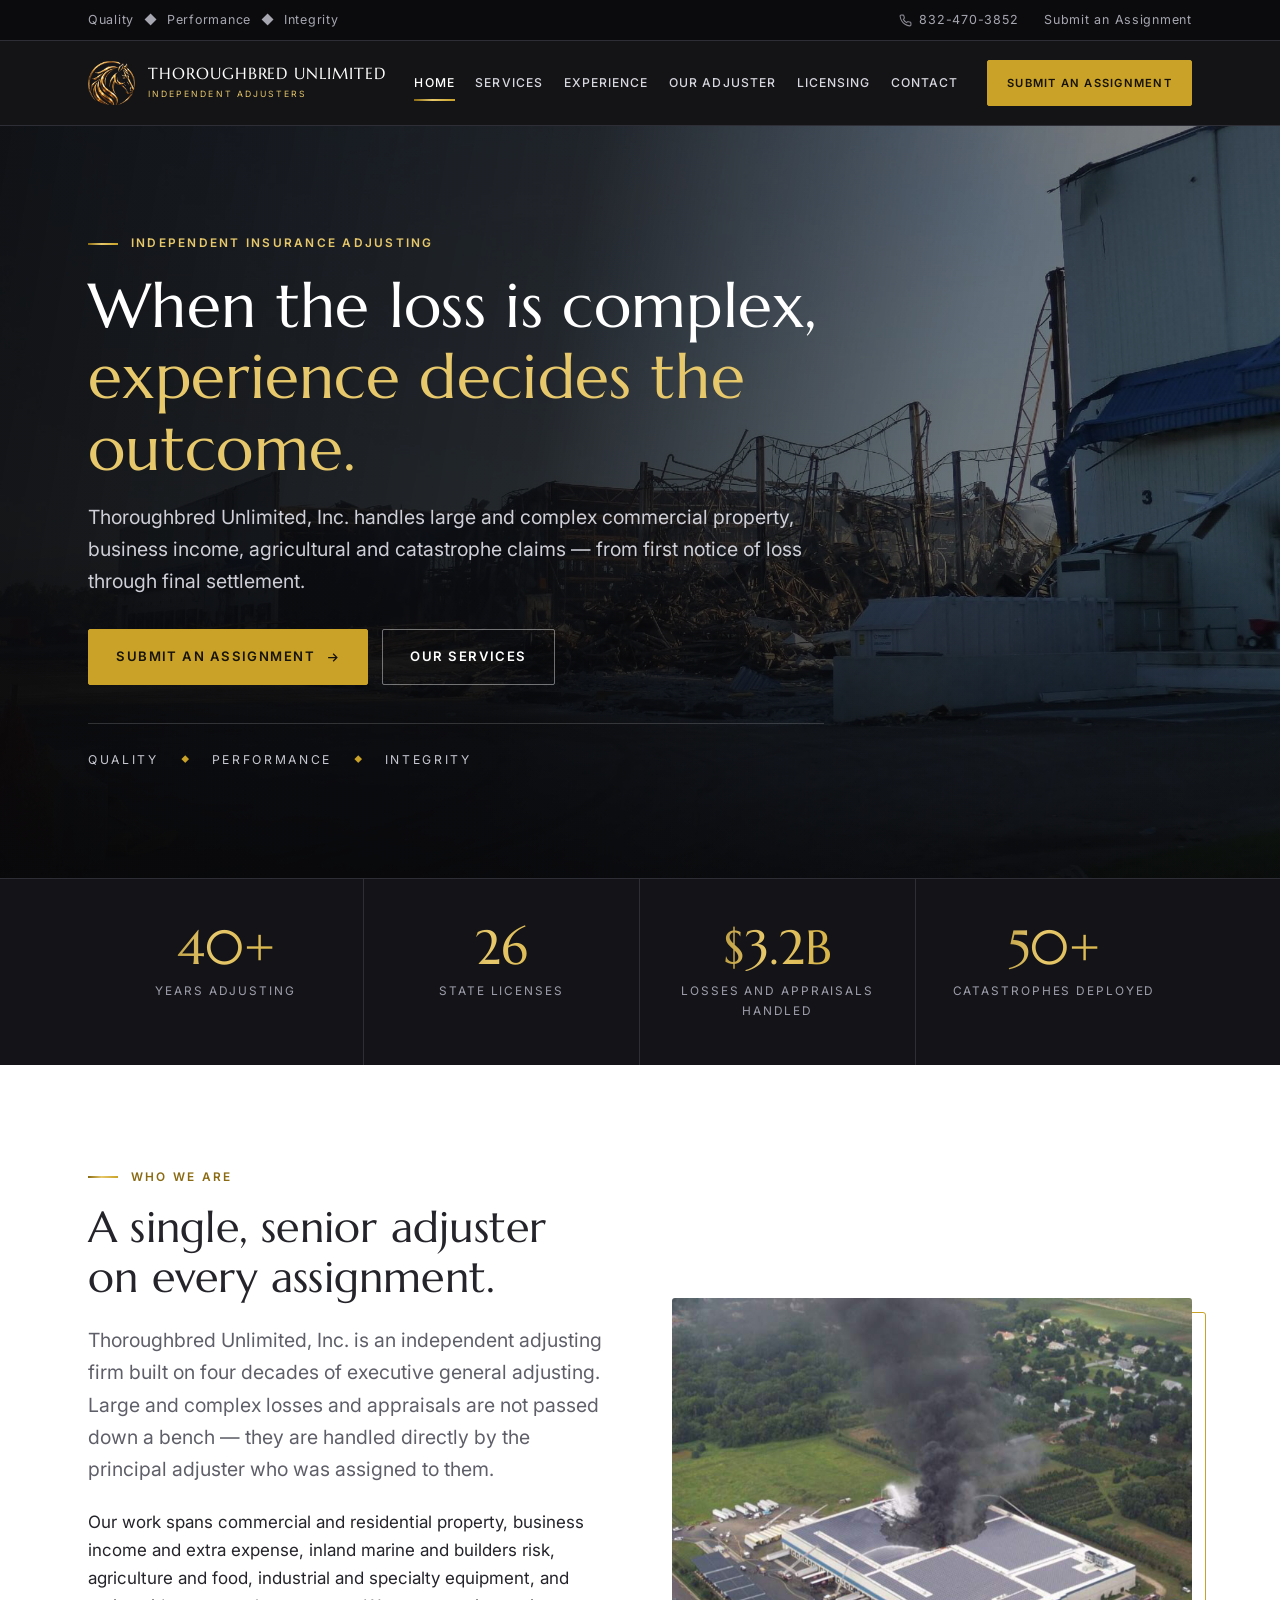
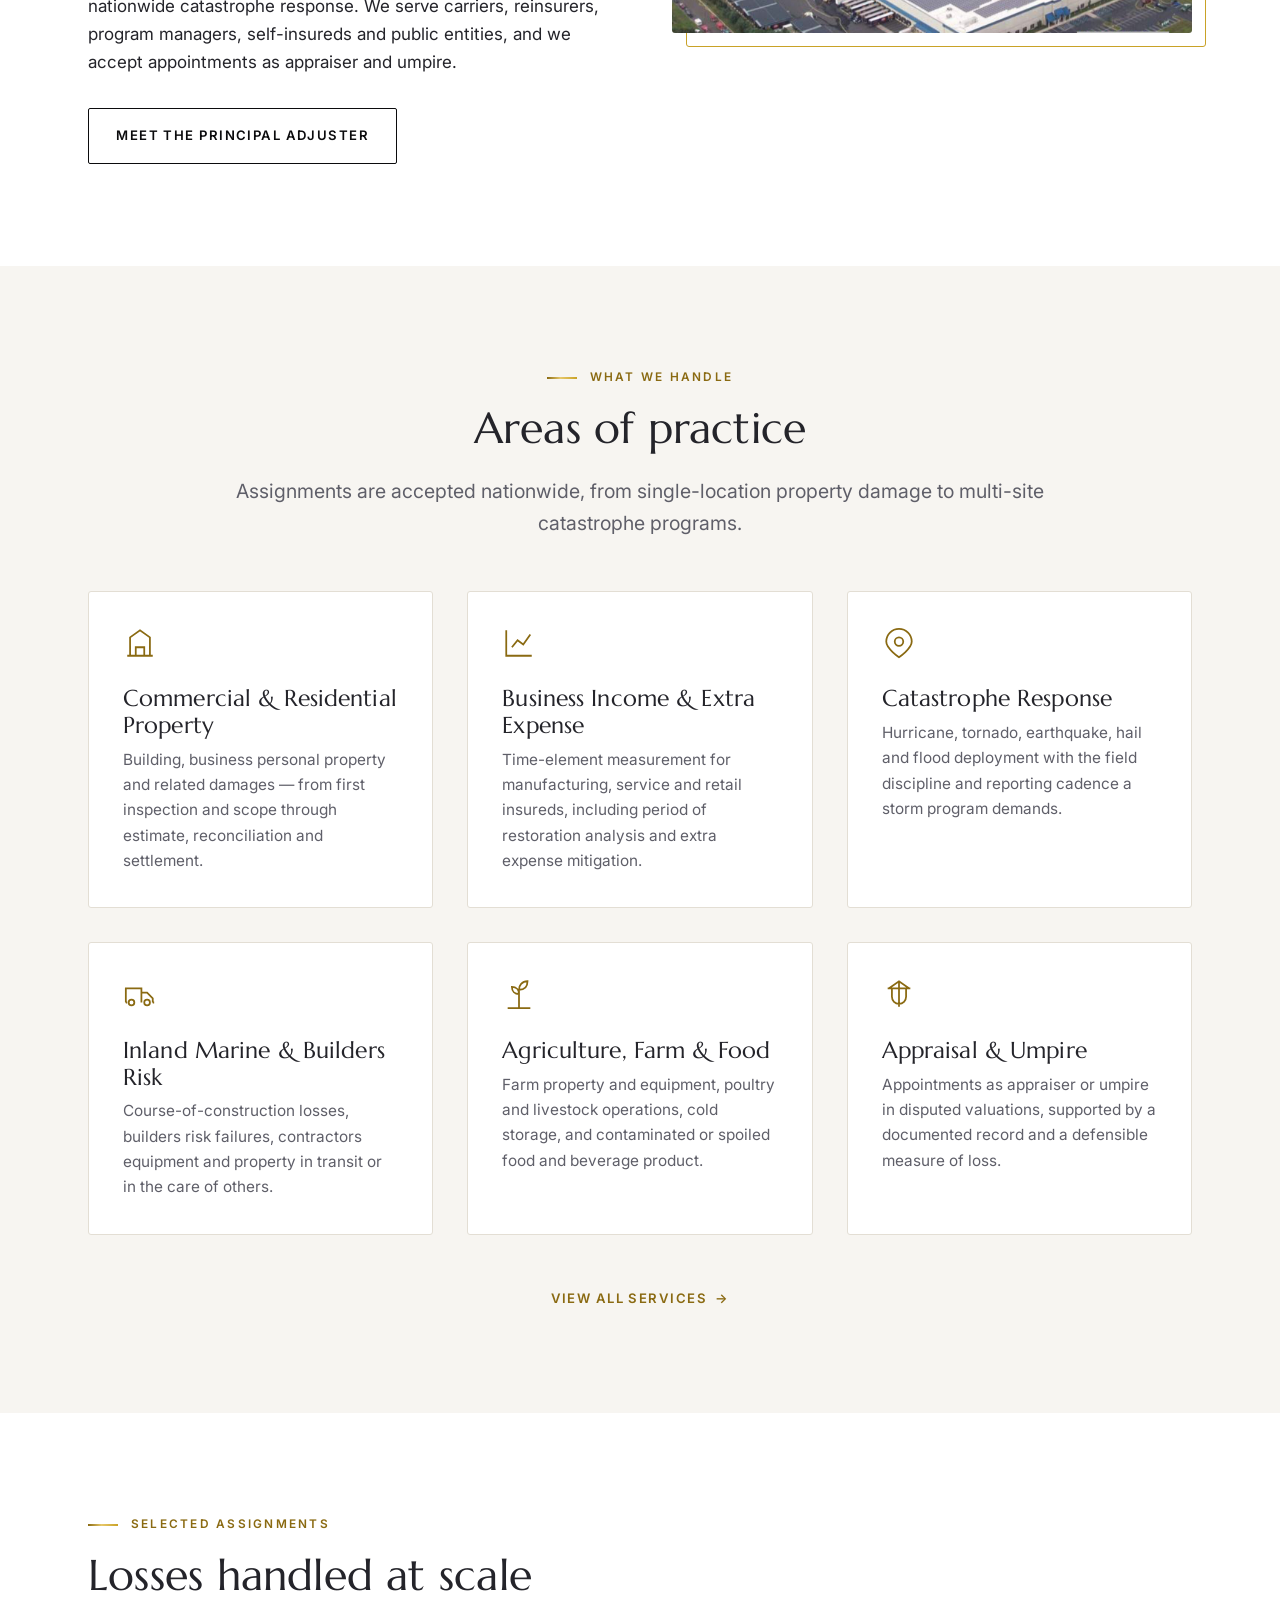
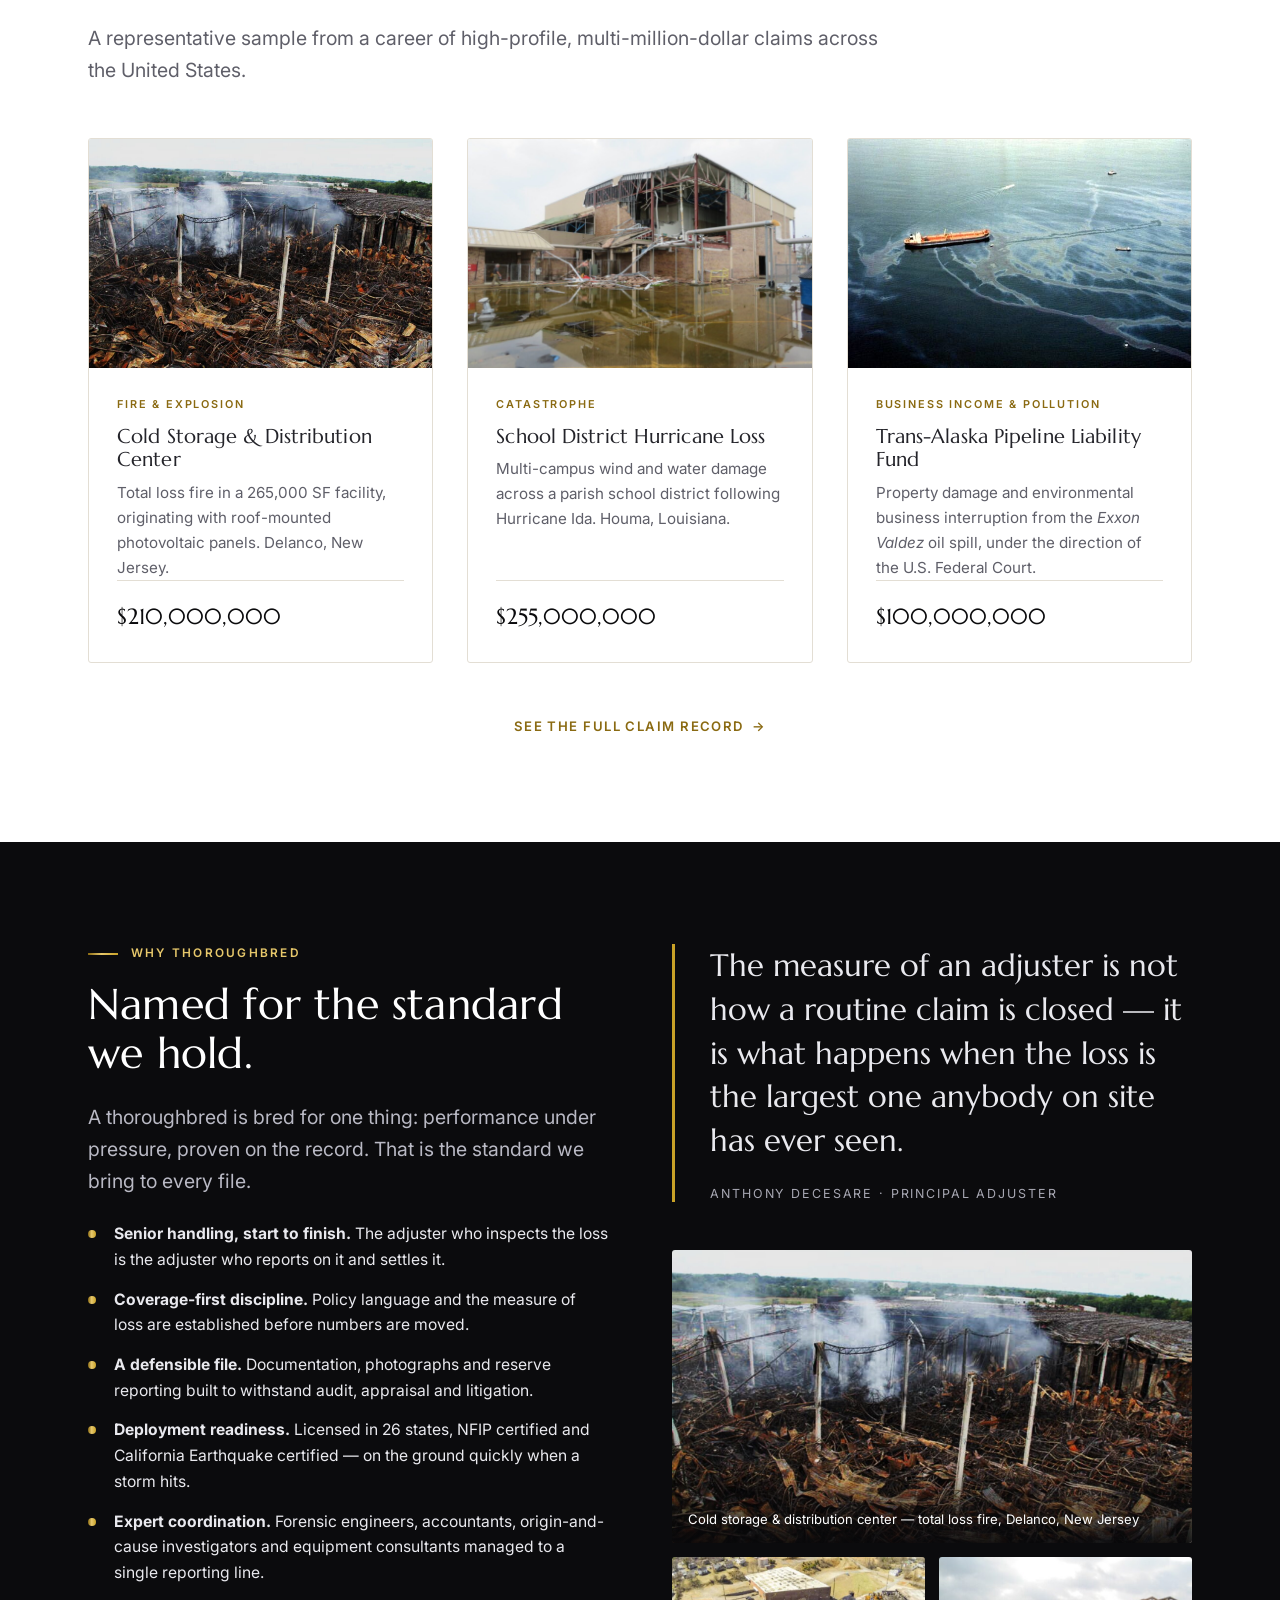
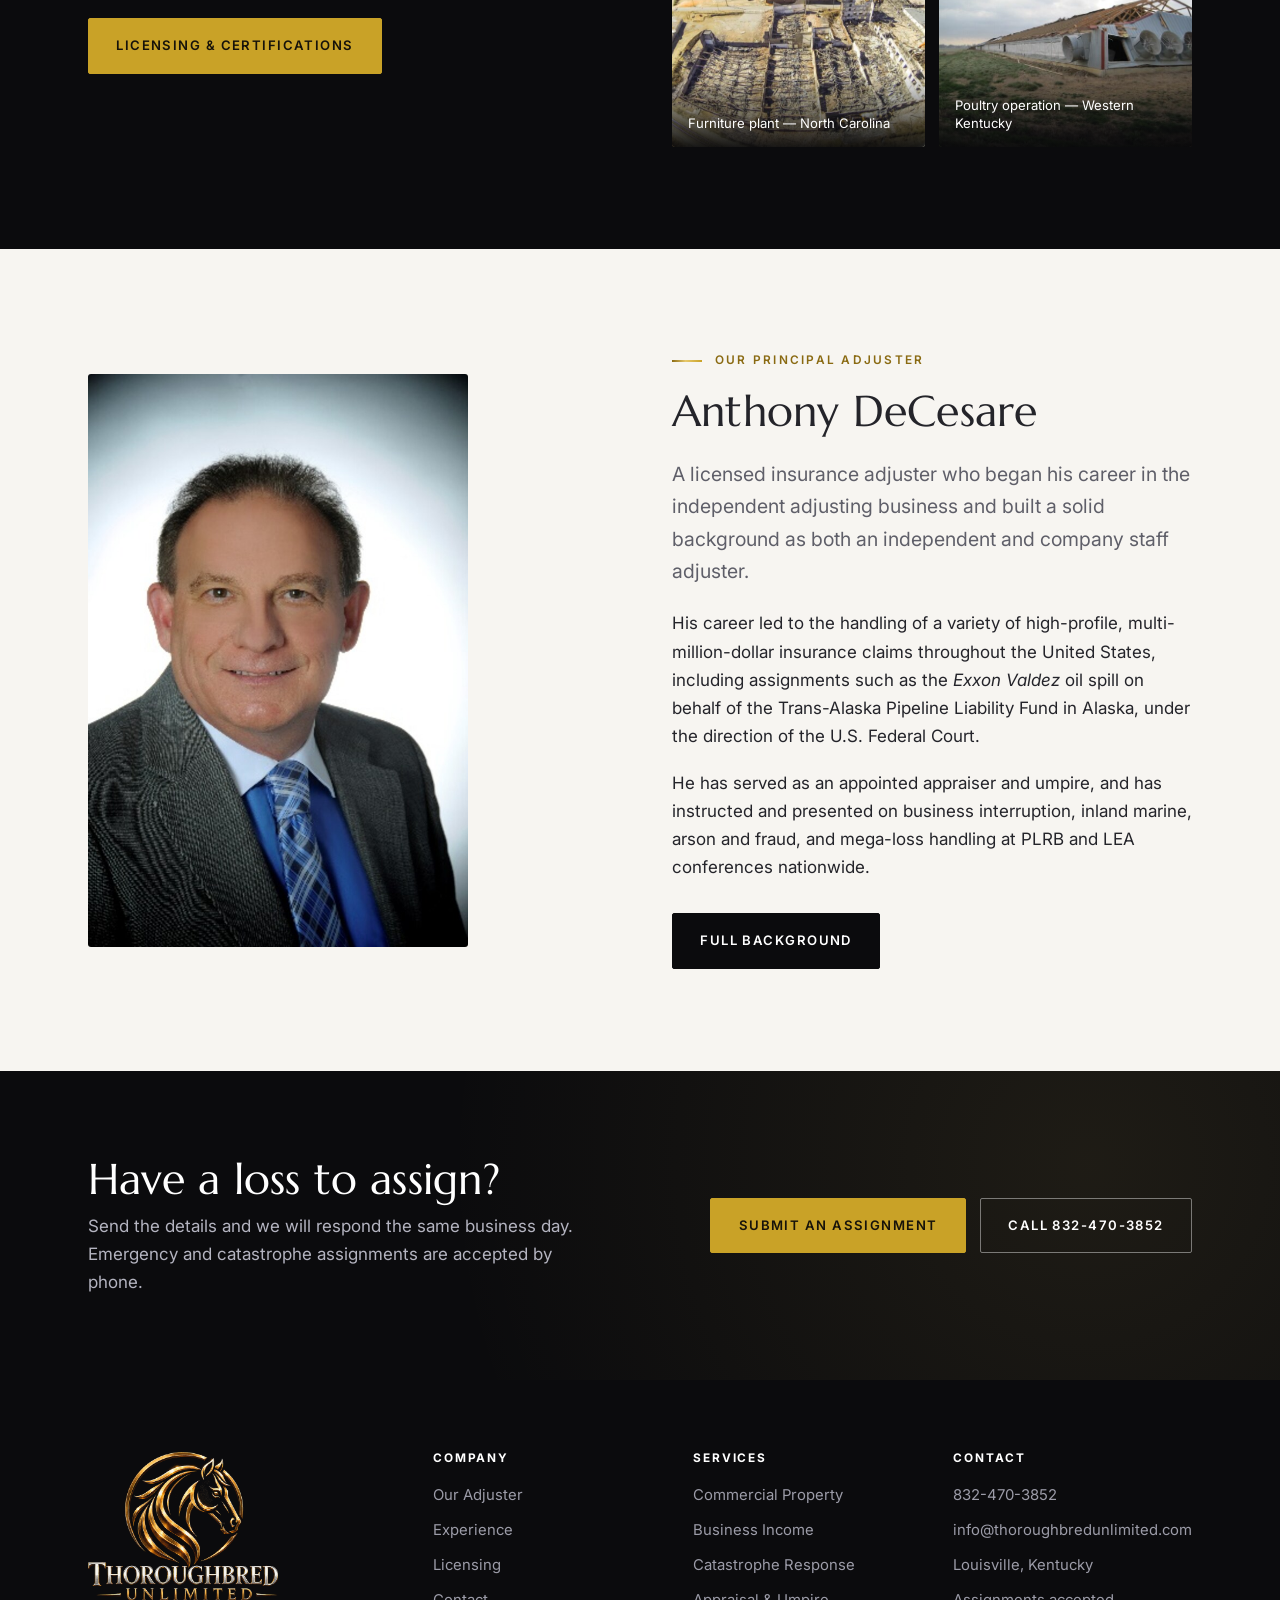
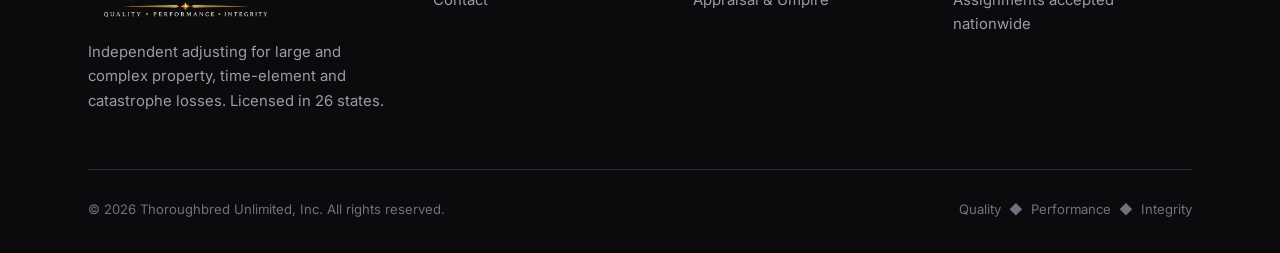
<file: index.html>
<!doctype html>
<html lang="en">
<head>
<meta charset="utf-8">
<meta name="viewport" content="width=device-width, initial-scale=1">
<meta name="robots" content="noindex, nofollow">
<title>Thoroughbred Unlimited, Inc. — Independent Insurance Adjusting</title>
<meta name="description" content="Thoroughbred Unlimited, Inc. is an independent adjusting firm handling large and complex commercial property, business income, agricultural and catastrophe claims nationwide.">
<link rel="icon" href="assets/img/favicon-32.png" sizes="32x32">
<link rel="apple-touch-icon" href="assets/img/apple-touch-icon.png">
<meta property="og:title" content="Thoroughbred Unlimited, Inc.">
<meta property="og:description" content="Independent adjusting for large and complex property, business income and catastrophe losses.">
<meta property="og:image" content="assets/img/logo-full.png">
<meta property="og:type" content="website">
<link rel="preconnect" href="https://fonts.googleapis.com">
<link rel="preconnect" href="https://fonts.gstatic.com" crossorigin>
<link href="https://fonts.googleapis.com/css2?family=Inter:wght@400;500;600;700&family=Marcellus&display=swap" rel="stylesheet">
<link rel="stylesheet" href="assets/css/styles.css">
</head>
<body>
<a class="skip-link" href="#main">Skip to content</a>

<div class="topbar">
  <div class="shell">
    <span class="topbar-tag">Quality &nbsp;◆&nbsp; Performance &nbsp;◆&nbsp; Integrity</span>
    <div class="topbar-links">
      <a href="tel:+18324703852">
        <svg viewBox="0 0 24 24" fill="none" stroke="currentColor" stroke-width="2" aria-hidden="true"><path d="M22 16.9v3a2 2 0 0 1-2.2 2 19.8 19.8 0 0 1-8.6-3.1 19.5 19.5 0 0 1-6-6A19.8 19.8 0 0 1 2.1 4.2 2 2 0 0 1 4.1 2h3a2 2 0 0 1 2 1.7c.1 1 .4 1.9.7 2.8a2 2 0 0 1-.5 2.1L8.1 9.9a16 16 0 0 0 6 6l1.3-1.3a2 2 0 0 1 2.1-.4c.9.3 1.8.6 2.8.7a2 2 0 0 1 1.7 2z"/></svg>
        832-470-3852
      </a>
      <a href="contact.html">Submit an Assignment</a>
    </div>
  </div>
</div>

<header class="site-header">
  <div class="shell">
    <a class="brand" href="index.html">
      <img src="assets/img/logo-mark.png" alt="Thoroughbred Unlimited">
      <span class="brand-text">
        <span class="brand-name">Thoroughbred Unlimited</span>
        <span class="brand-sub">Independent Adjusters</span>
      </span>
    </a>

    <nav class="nav" id="primary-nav" aria-label="Primary">
      <a href="index.html" aria-current="page">Home</a>
      <a href="services.html">Services</a>
      <a href="experience.html">Experience</a>
      <a href="about.html">Our Adjuster</a>
      <a href="licensing.html">Licensing</a>
      <a href="contact.html">Contact</a>
      <a class="btn btn--gold" href="contact.html">Submit an Assignment</a>
    </nav>

    <div class="header-cta">
      <a class="btn btn--gold" href="contact.html">Submit an Assignment</a>
    </div>

    <button class="nav-toggle" type="button" aria-expanded="false" aria-controls="primary-nav" aria-label="Toggle navigation">
      <span></span><span></span><span></span>
    </button>
  </div>
</header>

<main id="main">

  <section class="hero">
    <div class="hero__media">
      <img src="assets/img/hero-fire-loss.jpg" alt="Fire-damaged industrial facility under investigation" fetchpriority="high">
    </div>
    <div class="shell">
      <div class="hero__inner">
        <p class="eyebrow">Independent Insurance Adjusting</p>
        <h1>When the loss is complex,<br><em>experience decides the outcome.</em></h1>
        <p class="lede">Thoroughbred Unlimited, Inc. handles large and complex commercial property, business income, agricultural and catastrophe claims &mdash; from first notice of loss through final settlement.</p>
        <div class="btn-row">
          <a class="btn btn--gold" href="contact.html">Submit an Assignment
            <svg viewBox="0 0 24 24" fill="none" stroke="currentColor" stroke-width="2" aria-hidden="true"><path d="M5 12h14M13 6l6 6-6 6"/></svg>
          </a>
          <a class="btn btn--ghost" href="services.html">Our Services</a>
        </div>
        <p class="hero__tagline"><span>Quality</span><span>Performance</span><span>Integrity</span></p>
      </div>
    </div>
  </section>

  <section class="stats">
    <div class="shell">
      <div class="grid grid--4">
        <div class="stat"><div class="stat__num">40+</div><div class="stat__label">Years Adjusting</div></div>
        <div class="stat"><div class="stat__num">26</div><div class="stat__label">State Licenses</div></div>
        <div class="stat"><div class="stat__num">$3.2B</div><div class="stat__label">Losses And Appraisals Handled</div></div>
        <div class="stat"><div class="stat__num">50+</div><div class="stat__label">Catastrophes Deployed</div></div>
      </div>
    </div>
  </section>

  <section class="section">
    <div class="shell">
      <div class="split">
        <div class="reveal">
          <p class="eyebrow">Who We Are</p>
          <h2>A single, senior adjuster on every assignment.</h2>
          <p class="lede">Thoroughbred Unlimited, Inc. is an independent adjusting firm built on four decades of executive general adjusting. Large and complex losses and appraisals are not passed down a bench &mdash; they are handled directly by the principal adjuster who was assigned to them.</p>
          <p>Our work spans commercial and residential property, business income and extra expense, inland marine and builders risk, agriculture and food, industrial and specialty equipment, and nationwide catastrophe response. We serve carriers, reinsurers, program managers, self-insureds and public entities, and we accept appointments as appraiser and umpire.</p>
          <div class="btn-row">
            <a class="btn btn--outline" href="about.html">Meet the Principal Adjuster</a>
          </div>
        </div>
        <div class="split__media split__media--framed reveal">
          <img src="assets/img/cs-delanco-aerial.jpg" alt="Aerial view of a distribution center fire with heavy smoke" loading="lazy">
        </div>
      </div>
    </div>
  </section>

  <section class="section section--bone">
    <div class="shell">
      <div class="section-head section-head--center reveal">
        <p class="eyebrow eyebrow--center">What We Handle</p>
        <h2>Areas of practice</h2>
        <p class="lede" style="margin-inline:auto">Assignments are accepted nationwide, from single-location property damage to multi-site catastrophe programs.</p>
      </div>

      <div class="grid grid--3">
        <div class="card reveal">
          <div class="card__icon"><svg viewBox="0 0 24 24" fill="none" stroke="currentColor" aria-hidden="true"><path d="M3 21h18M5 21V8l7-5 7 5v13M9 21v-6h6v6"/></svg></div>
          <h3>Commercial &amp; Residential Property</h3>
          <p>Building, business personal property and related damages &mdash; from first inspection and scope through estimate, reconciliation and settlement.</p>
        </div>
        <div class="card reveal">
          <div class="card__icon"><svg viewBox="0 0 24 24" fill="none" stroke="currentColor" aria-hidden="true"><path d="M3 3v18h18M7 15l4-5 4 3 5-7"/></svg></div>
          <h3>Business Income &amp; Extra Expense</h3>
          <p>Time-element measurement for manufacturing, service and retail insureds, including period of restoration analysis and extra expense mitigation.</p>
        </div>
        <div class="card reveal">
          <div class="card__icon"><svg viewBox="0 0 24 24" fill="none" stroke="currentColor" aria-hidden="true"><path d="M12 2a9 9 0 0 1 9 9c0 5-9 11-9 11S3 16 3 11a9 9 0 0 1 9-9z"/><circle cx="12" cy="11" r="3"/></svg></div>
          <h3>Catastrophe Response</h3>
          <p>Hurricane, tornado, earthquake, hail and flood deployment with the field discipline and reporting cadence a storm program demands.</p>
        </div>
        <div class="card reveal">
          <div class="card__icon"><svg viewBox="0 0 24 24" fill="none" stroke="currentColor" aria-hidden="true"><path d="M2 18V8h11v10M13 11h4l4 4v3M2 18h1m18 0h1"/><circle cx="6" cy="18" r="2"/><circle cx="17" cy="18" r="2"/></svg></div>
          <h3>Inland Marine &amp; Builders Risk</h3>
          <p>Course-of-construction losses, builders risk failures, contractors equipment and property in transit or in the care of others.</p>
        </div>
        <div class="card reveal">
          <div class="card__icon"><svg viewBox="0 0 24 24" fill="none" stroke="currentColor" aria-hidden="true"><path d="M12 22V9M12 9c0-3 2-6 6-6 0 4-2 6-6 6zM12 12c0-3-2-5-5-5 0 3 2 5 5 5zM4 22h16"/></svg></div>
          <h3>Agriculture, Farm &amp; Food</h3>
          <p>Farm property and equipment, poultry and livestock operations, cold storage, and contaminated or spoiled food and beverage product.</p>
        </div>
        <div class="card reveal">
          <div class="card__icon"><svg viewBox="0 0 24 24" fill="none" stroke="currentColor" aria-hidden="true"><path d="M12 3v18M5 8l7-5 7 5M4 8h16M7 8v6a5 5 0 0 0 10 0V8"/></svg></div>
          <h3>Appraisal &amp; Umpire</h3>
          <p>Appointments as appraiser or umpire in disputed valuations, supported by a documented record and a defensible measure of loss.</p>
        </div>
      </div>

      <div style="text-align:center;margin-top:clamp(32px,4vw,48px)" class="reveal">
        <a class="link-arrow" href="services.html">View all services <span>&rarr;</span></a>
      </div>
    </div>
  </section>

  <section class="section">
    <div class="shell">
      <div class="section-head reveal">
        <p class="eyebrow">Selected Assignments</p>
        <h2>Losses handled at scale</h2>
        <p class="lede">A representative sample from a career of high-profile, multi-million-dollar claims across the United States.</p>
      </div>

      <div class="grid grid--3">
        <a class="feature reveal" href="experience.html#cold-storage">
          <div class="feature__img"><img src="assets/img/cs-delanco-interior.jpg" alt="Interior of a burned cold storage and distribution center" loading="lazy"></div>
          <div class="feature__body">
            <span class="feature__tag">Fire &amp; Explosion</span>
            <h3>Cold Storage &amp; Distribution Center</h3>
            <p>Total loss fire in a 265,000&nbsp;SF facility, originating with roof-mounted photovoltaic panels. Delanco, New Jersey.</p>
            <div class="feature__value">$210,000,000</div>
          </div>
        </a>

        <a class="feature reveal" href="experience.html#school-district">
          <div class="feature__img"><img src="assets/img/cat-ida-school.jpg" alt="Collapsed gymnasium wall and standing water at a school campus after Hurricane Ida" loading="lazy"></div>
          <div class="feature__body">
            <span class="feature__tag">Catastrophe</span>
            <h3>School District Hurricane Loss</h3>
            <p>Multi-campus wind and water damage across a parish school district following Hurricane Ida. Houma, Louisiana.</p>
            <div class="feature__value">$255,000,000</div>
          </div>
        </a>

        <a class="feature reveal" href="experience.html#pipeline">
          <div class="feature__img"><img src="assets/img/exxon-valdez.jpg" alt="Containment boom deployed on an oil spill in Alaskan waters" loading="lazy"></div>
          <div class="feature__body">
            <span class="feature__tag">Business Income &amp; Pollution</span>
            <h3>Trans-Alaska Pipeline Liability Fund</h3>
            <p>Property damage and environmental business interruption from the <em>Exxon Valdez</em> oil spill, under the direction of the U.S. Federal Court.</p>
            <div class="feature__value">$100,000,000</div>
          </div>
        </a>
      </div>

      <div style="text-align:center;margin-top:clamp(32px,4vw,48px)" class="reveal">
        <a class="link-arrow" href="experience.html">See the full claim record <span>&rarr;</span></a>
      </div>
    </div>
  </section>

  <section class="section section--ink">
    <div class="shell">
      <div class="split split--start">
        <div class="reveal">
          <p class="eyebrow">Why Thoroughbred</p>
          <h2>Named for the standard we hold.</h2>
          <p class="lede">A thoroughbred is bred for one thing: performance under pressure, proven on the record. That is the standard we bring to every file.</p>
          <ul class="checklist">
            <li><strong>Senior handling, start to finish.</strong> The adjuster who inspects the loss is the adjuster who reports on it and settles it.</li>
            <li><strong>Coverage-first discipline.</strong> Policy language and the measure of loss are established before numbers are moved.</li>
            <li><strong>A defensible file.</strong> Documentation, photographs and reserve reporting built to withstand audit, appraisal and litigation.</li>
            <li><strong>Deployment readiness.</strong> Licensed in 26 states, NFIP certified and California Earthquake certified &mdash; on the ground quickly when a storm hits.</li>
            <li><strong>Expert coordination.</strong> Forensic engineers, accountants, origin-and-cause investigators and equipment consultants managed to a single reporting line.</li>
          </ul>
          <div class="btn-row">
            <a class="btn btn--gold" href="licensing.html">Licensing &amp; Certifications</a>
          </div>
        </div>

        <div class="reveal">
          <blockquote class="quote">
            The measure of an adjuster is not how a routine claim is closed &mdash; it is what happens when the loss is the largest one anybody on site has ever seen.
            <footer>Anthony DeCesare &middot; Principal Adjuster</footer>
          </blockquote>
          <div class="gallery gallery--pair" style="margin-top:clamp(32px,4vw,48px)">
            <figure class="wide"><img src="assets/img/cs-delanco-interior.jpg" alt="Collapsed racking and smoldering debris inside a burned distribution center" loading="lazy"><figcaption>Cold storage &amp; distribution center &mdash; total loss fire, Delanco, New Jersey</figcaption></figure>
            <figure><img src="assets/img/cs-furniture-after.jpg" alt="Aerial view of a destroyed furniture manufacturing facility" loading="lazy"><figcaption>Furniture plant &mdash; North Carolina</figcaption></figure>
            <figure><img src="assets/img/poultry-tornado.jpg" alt="Tornado-damaged poultry house" loading="lazy"><figcaption>Poultry operation &mdash; Western Kentucky</figcaption></figure>
          </div>
        </div>
      </div>
    </div>
  </section>

  <section class="section section--bone">
    <div class="shell">
      <div class="split">
        <div class="split__media reveal">
          <img src="assets/img/anthony-decesare.jpg" alt="Anthony DeCesare, Principal Adjuster" loading="lazy" style="max-width:380px">
        </div>
        <div class="reveal">
          <p class="eyebrow">Our Principal Adjuster</p>
          <h2>Anthony DeCesare</h2>
          <p class="lede">A licensed insurance adjuster who began his career in the independent adjusting business and built a solid background as both an independent and company staff adjuster.</p>
          <p>His career led to the handling of a variety of high-profile, multi-million-dollar insurance claims throughout the United States, including assignments such as the <em>Exxon Valdez</em> oil spill on behalf of the Trans-Alaska Pipeline Liability Fund in Alaska, under the direction of the U.S. Federal Court.</p>
          <p>He has served as an appointed appraiser and umpire, and has instructed and presented on business interruption, inland marine, arson and fraud, and mega-loss handling at PLRB and LEA conferences nationwide.</p>
          <div class="btn-row">
            <a class="btn btn--dark" href="about.html">Full background</a>
          </div>
        </div>
      </div>
    </div>
  </section>

  <section class="cta-band">
    <div class="shell">
      <div>
        <h2>Have a loss to assign?</h2>
        <p>Send the details and we will respond the same business day. Emergency and catastrophe assignments are accepted by phone.</p>
      </div>
      <div class="btn-row" style="margin:0">
        <a class="btn btn--gold" href="contact.html">Submit an Assignment</a>
        <a class="btn btn--ghost" href="tel:+18324703852">Call 832-470-3852</a>
      </div>
    </div>
  </section>

</main>

<footer class="site-footer">
  <div class="shell">
    <div class="footer-grid">
      <div>
        <img class="footer-logo" src="assets/img/logo-full.png" alt="Thoroughbred Unlimited, Inc.">
        <p>Independent adjusting for large and complex property, time-element and catastrophe losses. Licensed in 26 states.</p>
      </div>
      <div>
        <h4>Company</h4>
        <ul>
          <li><a href="about.html">Our Adjuster</a></li>
          <li><a href="experience.html">Experience</a></li>
          <li><a href="licensing.html">Licensing</a></li>
          <li><a href="contact.html">Contact</a></li>
        </ul>
      </div>
      <div>
        <h4>Services</h4>
        <ul>
          <li><a href="services.html#property">Commercial Property</a></li>
          <li><a href="services.html#time-element">Business Income</a></li>
          <li><a href="services.html#catastrophe">Catastrophe Response</a></li>
          <li><a href="services.html#appraisal">Appraisal &amp; Umpire</a></li>
        </ul>
      </div>
      <div>
        <h4>Contact</h4>
        <ul>
          <li><a href="tel:+18324703852">832-470-3852</a></li>
          <li><a href="mailto:info@thoroughbredunlimited.com">info@thoroughbredunlimited.com</a></li>
          <li>Louisville, Kentucky</li>
          <li>Assignments accepted nationwide</li>
        </ul>
      </div>
    </div>
    <div class="footer-bottom">
      <span>&copy; <span id="year">2026</span> Thoroughbred Unlimited, Inc. All rights reserved.</span>
      <span>Quality &nbsp;◆&nbsp; Performance &nbsp;◆&nbsp; Integrity</span>
    </div>
  </div>
</footer>

<script src="assets/js/main.js"></script>
<script>document.getElementById('year').textContent = new Date().getFullYear();</script>
</body>
</html>
</file>
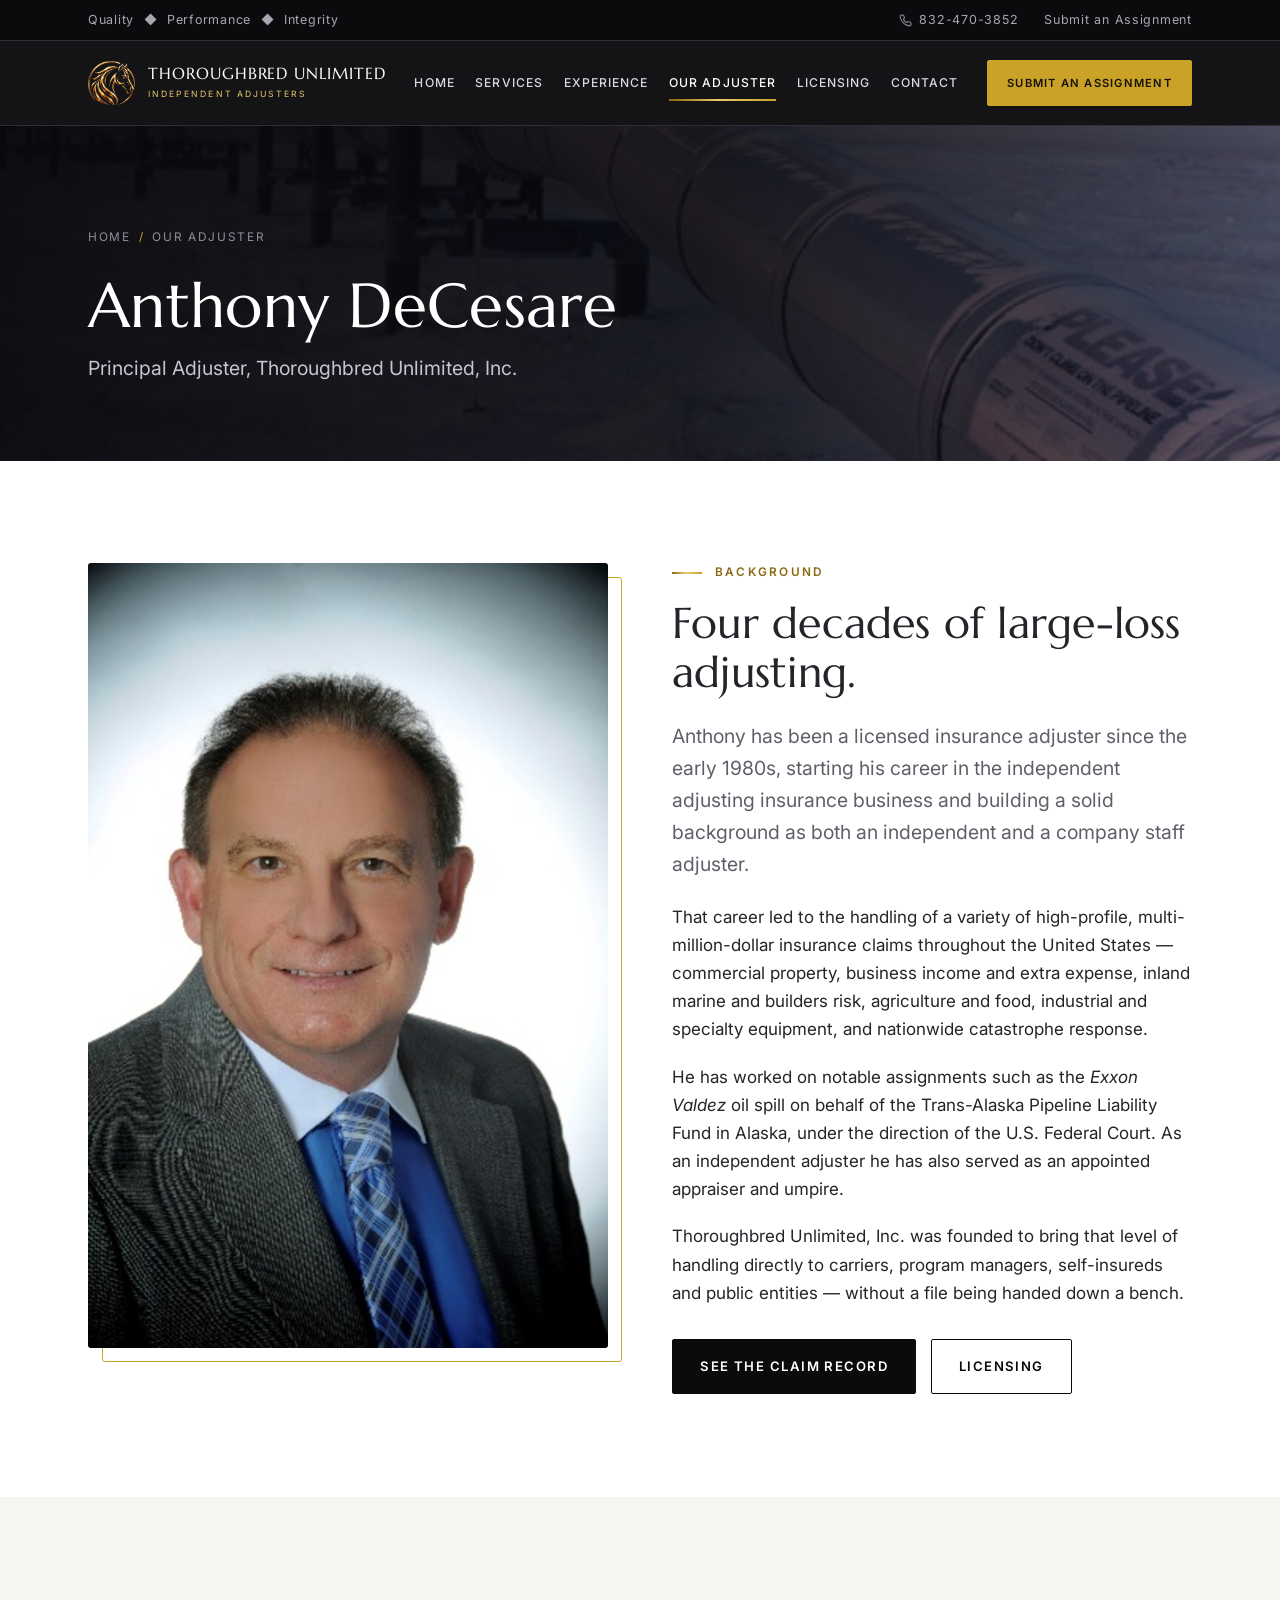
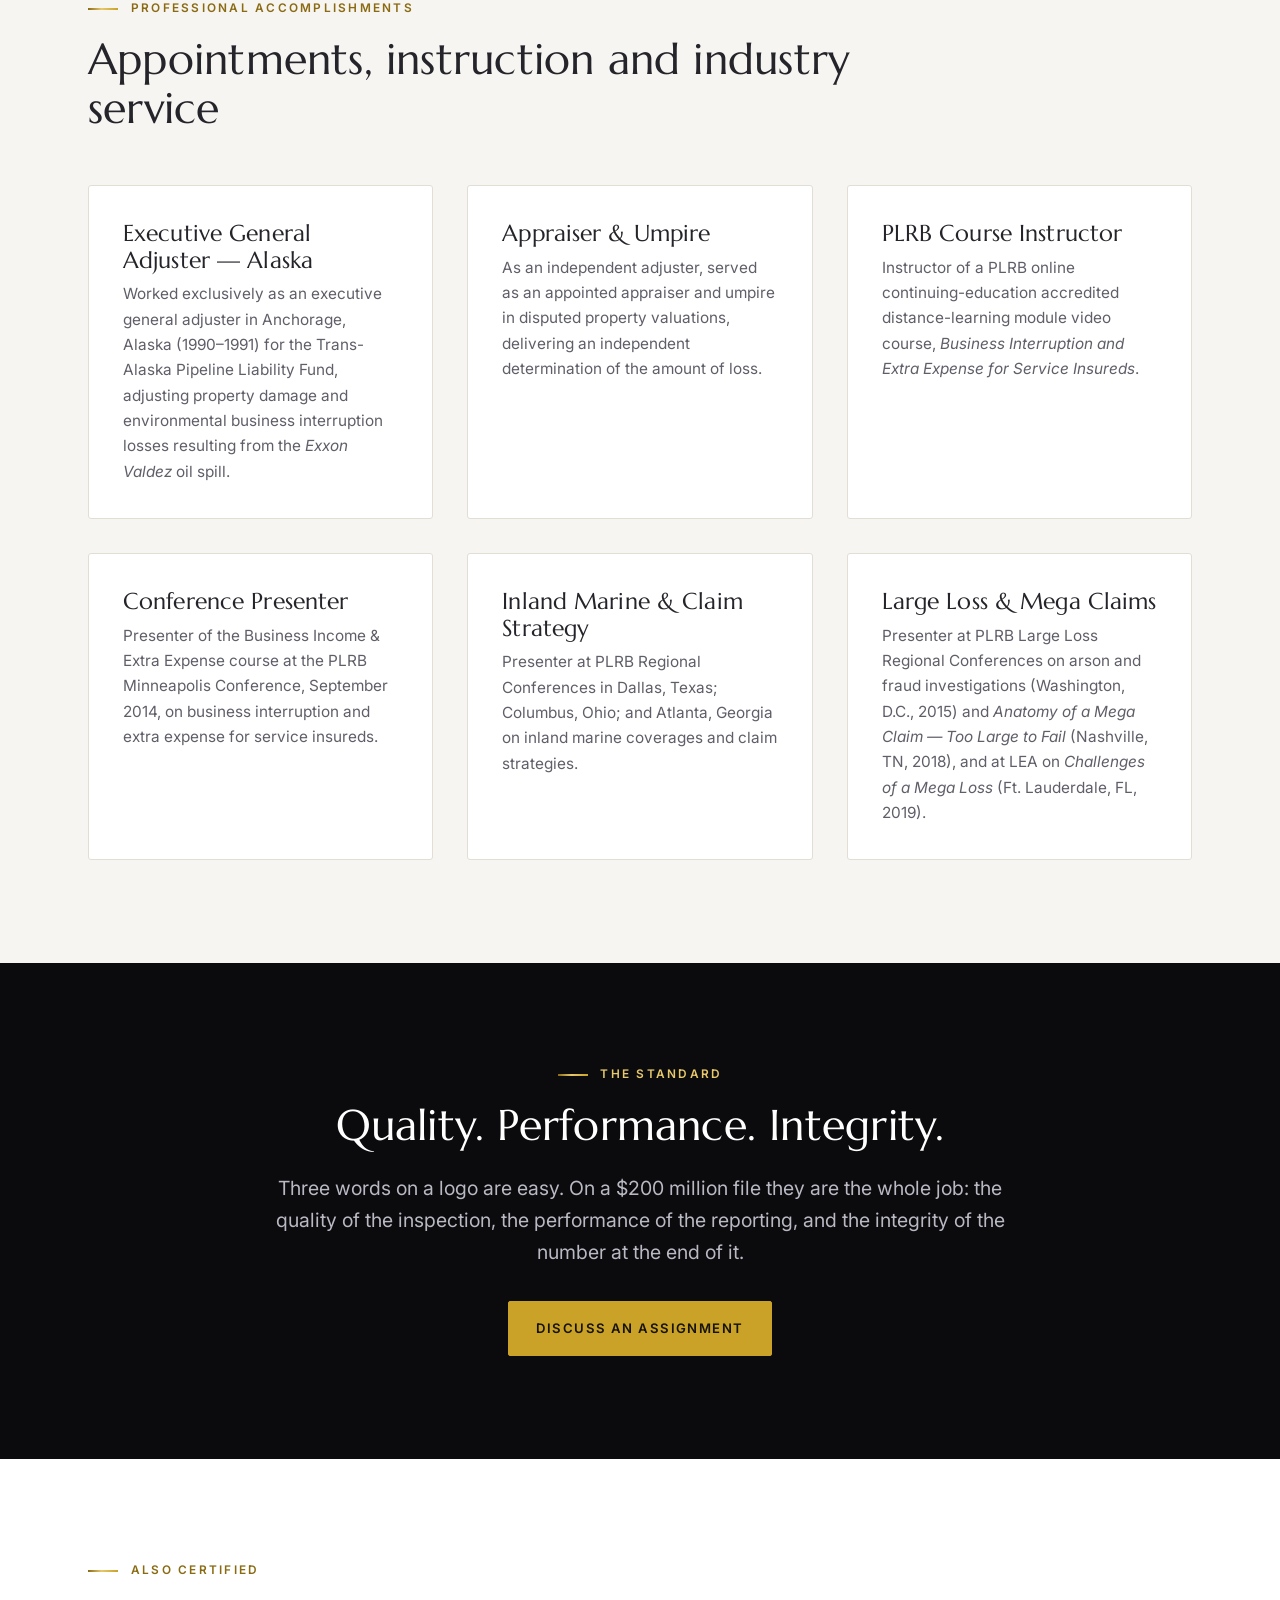
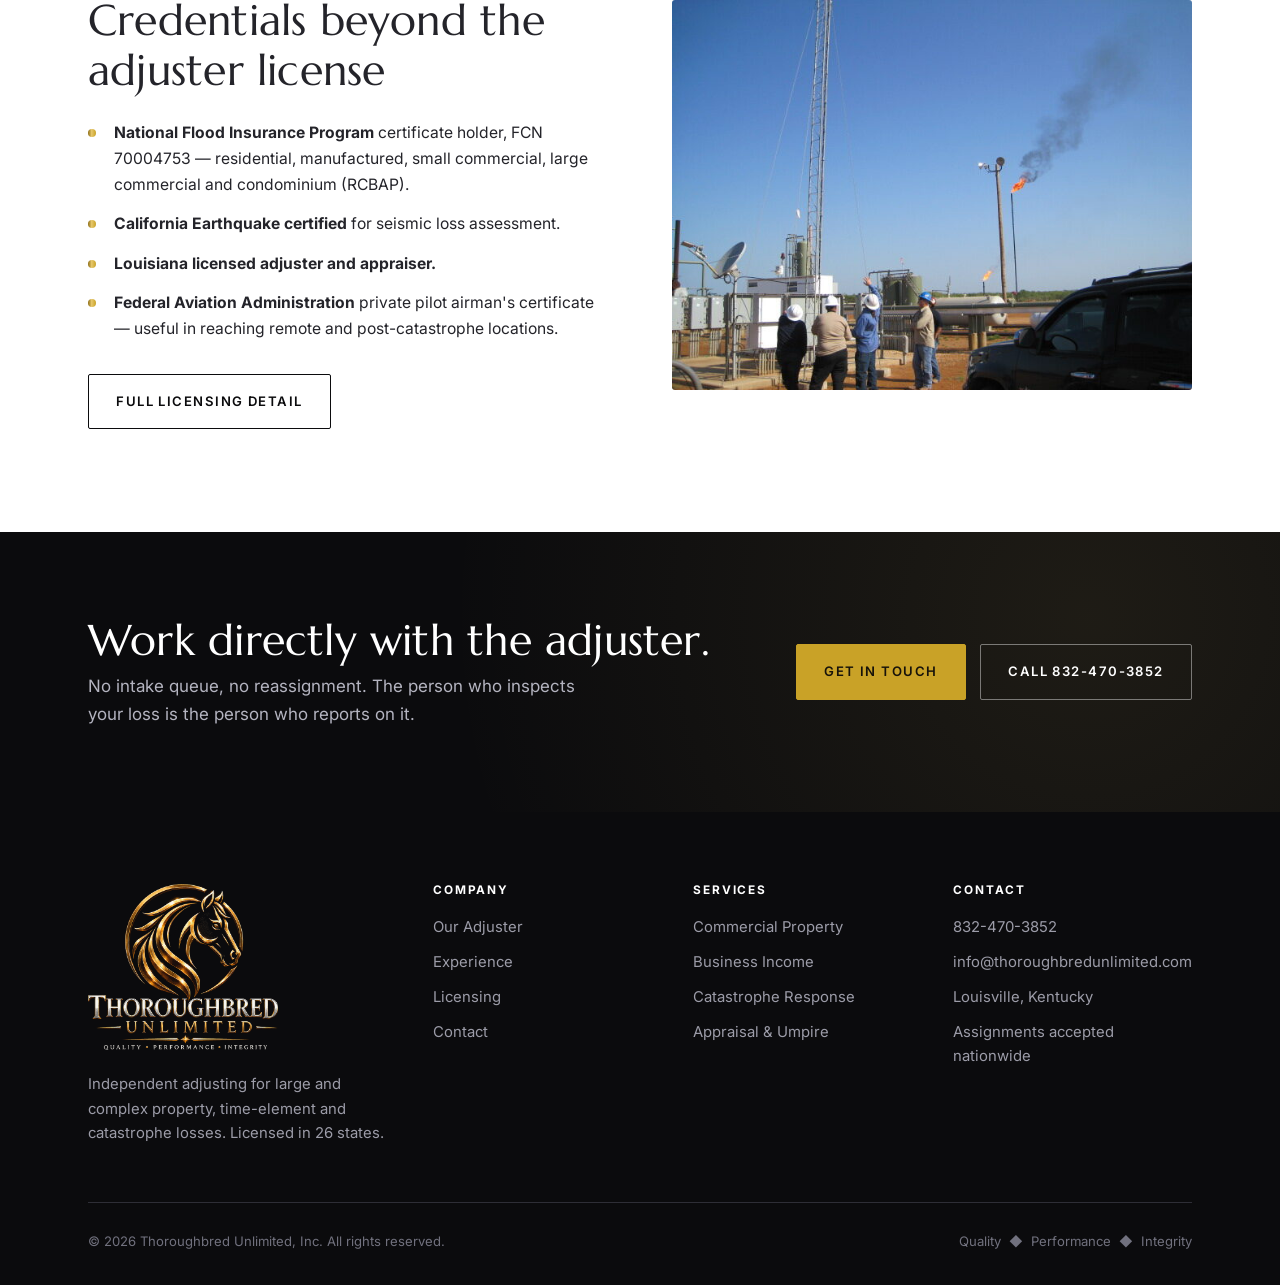
<file: about.html>
<!doctype html>
<html lang="en">
<head>
<meta charset="utf-8">
<meta name="viewport" content="width=device-width, initial-scale=1">
<meta name="robots" content="noindex, nofollow">
<title>Our Adjuster — Anthony DeCesare | Thoroughbred Unlimited, Inc.</title>
<meta name="description" content="Anthony DeCesare, principal adjuster of Thoroughbred Unlimited, Inc. — four decades of executive general adjusting, appraisal and umpire appointments, and industry instruction.">
<link rel="icon" href="assets/img/favicon-32.png" sizes="32x32">
<link rel="apple-touch-icon" href="assets/img/apple-touch-icon.png">
<link rel="preconnect" href="https://fonts.googleapis.com">
<link rel="preconnect" href="https://fonts.gstatic.com" crossorigin>
<link href="https://fonts.googleapis.com/css2?family=Inter:wght@400;500;600;700&family=Marcellus&display=swap" rel="stylesheet">
<link rel="stylesheet" href="assets/css/styles.css">
</head>
<body>
<a class="skip-link" href="#main">Skip to content</a>

<div class="topbar">
  <div class="shell">
    <span class="topbar-tag">Quality &nbsp;◆&nbsp; Performance &nbsp;◆&nbsp; Integrity</span>
    <div class="topbar-links">
      <a href="tel:+18324703852">
        <svg viewBox="0 0 24 24" fill="none" stroke="currentColor" stroke-width="2" aria-hidden="true"><path d="M22 16.9v3a2 2 0 0 1-2.2 2 19.8 19.8 0 0 1-8.6-3.1 19.5 19.5 0 0 1-6-6A19.8 19.8 0 0 1 2.1 4.2 2 2 0 0 1 4.1 2h3a2 2 0 0 1 2 1.7c.1 1 .4 1.9.7 2.8a2 2 0 0 1-.5 2.1L8.1 9.9a16 16 0 0 0 6 6l1.3-1.3a2 2 0 0 1 2.1-.4c.9.3 1.8.6 2.8.7a2 2 0 0 1 1.7 2z"/></svg>
        832-470-3852
      </a>
      <a href="contact.html">Submit an Assignment</a>
    </div>
  </div>
</div>

<header class="site-header">
  <div class="shell">
    <a class="brand" href="index.html">
      <img src="assets/img/logo-mark.png" alt="Thoroughbred Unlimited">
      <span class="brand-text">
        <span class="brand-name">Thoroughbred Unlimited</span>
        <span class="brand-sub">Independent Adjusters</span>
      </span>
    </a>
    <nav class="nav" id="primary-nav" aria-label="Primary">
      <a href="index.html">Home</a>
      <a href="services.html">Services</a>
      <a href="experience.html">Experience</a>
      <a href="about.html" aria-current="page">Our Adjuster</a>
      <a href="licensing.html">Licensing</a>
      <a href="contact.html">Contact</a>
      <a class="btn btn--gold" href="contact.html">Submit an Assignment</a>
    </nav>
    <div class="header-cta">
      <a class="btn btn--gold" href="contact.html">Submit an Assignment</a>
    </div>
    <button class="nav-toggle" type="button" aria-expanded="false" aria-controls="primary-nav" aria-label="Toggle navigation">
      <span></span><span></span><span></span>
    </button>
  </div>
</header>

<main id="main">

  <section class="page-hero">
    <div class="page-hero__media"><img src="assets/img/pipeline-winter.jpg" alt="Trans-Alaska pipeline in winter conditions"></div>
    <div class="shell">
      <p class="breadcrumb"><a href="index.html">Home</a><span>/</span>Our Adjuster</p>
      <h1>Anthony DeCesare</h1>
      <p class="lede">Principal Adjuster, Thoroughbred Unlimited, Inc.</p>
    </div>
  </section>

  <section class="section">
    <div class="shell">
      <div class="split split--start">
        <div class="split__media split__media--framed reveal">
          <img src="assets/img/anthony-decesare.jpg" alt="Portrait of Anthony DeCesare">
        </div>
        <div class="reveal">
          <p class="eyebrow">Background</p>
          <h2>Four decades of large-loss adjusting.</h2>
          <p class="lede">Anthony has been a licensed insurance adjuster since the early 1980s, starting his career in the independent adjusting insurance business and building a solid background as both an independent and a company staff adjuster.</p>
          <p>That career led to the handling of a variety of high-profile, multi-million-dollar insurance claims throughout the United States &mdash; commercial property, business income and extra expense, inland marine and builders risk, agriculture and food, industrial and specialty equipment, and nationwide catastrophe response.</p>
          <p>He has worked on notable assignments such as the <em>Exxon Valdez</em> oil spill on behalf of the Trans-Alaska Pipeline Liability Fund in Alaska, under the direction of the U.S. Federal Court. As an independent adjuster he has also served as an appointed appraiser and umpire.</p>
          <p>Thoroughbred Unlimited, Inc. was founded to bring that level of handling directly to carriers, program managers, self-insureds and public entities &mdash; without a file being handed down a bench.</p>
          <div class="btn-row">
            <a class="btn btn--dark" href="experience.html">See the claim record</a>
            <a class="btn btn--outline" href="licensing.html">Licensing</a>
          </div>
        </div>
      </div>
    </div>
  </section>

  <section class="section section--bone">
    <div class="shell">
      <div class="section-head reveal">
        <p class="eyebrow">Professional Accomplishments</p>
        <h2>Appointments, instruction and industry service</h2>
      </div>

      <div class="grid grid--2">
        <div class="card reveal">
          <h3>Executive General Adjuster &mdash; Alaska</h3>
          <p>Worked exclusively as an executive general adjuster in Anchorage, Alaska (1990&ndash;1991) for the Trans-Alaska Pipeline Liability Fund, adjusting property damage and environmental business interruption losses resulting from the <em>Exxon Valdez</em> oil spill.</p>
        </div>
        <div class="card reveal">
          <h3>Appraiser &amp; Umpire</h3>
          <p>As an independent adjuster, served as an appointed appraiser and umpire in disputed property valuations, delivering an independent determination of the amount of loss.</p>
        </div>
        <div class="card reveal">
          <h3>PLRB Course Instructor</h3>
          <p>Instructor of a PLRB online continuing-education accredited distance-learning module video course, <em>Business Interruption and Extra Expense for Service Insureds</em>.</p>
        </div>
        <div class="card reveal">
          <h3>Conference Presenter</h3>
          <p>Presenter of the Business Income &amp; Extra Expense course at the PLRB Minneapolis Conference, September 2014, on business interruption and extra expense for service insureds.</p>
        </div>
        <div class="card reveal">
          <h3>Inland Marine &amp; Claim Strategy</h3>
          <p>Presenter at PLRB Regional Conferences in Dallas, Texas; Columbus, Ohio; and Atlanta, Georgia on inland marine coverages and claim strategies.</p>
        </div>
        <div class="card reveal">
          <h3>Large Loss &amp; Mega Claims</h3>
          <p>Presenter at PLRB Large Loss Regional Conferences on arson and fraud investigations (Washington, D.C., 2015) and <em>Anatomy of a Mega Claim &mdash; Too Large to Fail</em> (Nashville, TN, 2018), and at LEA on <em>Challenges of a Mega Loss</em> (Ft. Lauderdale, FL, 2019).</p>
        </div>
      </div>
    </div>
  </section>

  <section class="section section--ink">
    <div class="shell shell--narrow" style="text-align:center">
      <div class="reveal">
        <p class="eyebrow eyebrow--center">The Standard</p>
        <h2>Quality. Performance. Integrity.</h2>
        <p class="lede" style="margin-inline:auto">Three words on a logo are easy. On a $200 million file they are the whole job: the quality of the inspection, the performance of the reporting, and the integrity of the number at the end of it.</p>
        <div class="btn-row" style="justify-content:center">
          <a class="btn btn--gold" href="contact.html">Discuss an assignment</a>
        </div>
      </div>
    </div>
  </section>

  <section class="section">
    <div class="shell">
      <div class="split">
        <div class="reveal">
          <p class="eyebrow">Also Certified</p>
          <h2>Credentials beyond the adjuster license</h2>
          <ul class="checklist">
            <li><strong>National Flood Insurance Program</strong> certificate holder, FCN 70004753 &mdash; residential, manufactured, small commercial, large commercial and condominium (RCBAP).</li>
            <li><strong>California Earthquake certified</strong> for seismic loss assessment.</li>
            <li><strong>Louisiana licensed adjuster and appraiser.</strong></li>
            <li><strong>Federal Aviation Administration</strong> private pilot airman's certificate &mdash; useful in reaching remote and post-catastrophe locations.</li>
          </ul>
          <div class="btn-row">
            <a class="btn btn--outline" href="licensing.html">Full licensing detail</a>
          </div>
        </div>
        <div class="split__media reveal">
          <img src="assets/img/oilfield-equipment.jpg" alt="Field inspection of oil field production equipment" loading="lazy">
        </div>
      </div>
    </div>
  </section>

  <section class="cta-band">
    <div class="shell">
      <div>
        <h2>Work directly with the adjuster.</h2>
        <p>No intake queue, no reassignment. The person who inspects your loss is the person who reports on it.</p>
      </div>
      <div class="btn-row" style="margin:0">
        <a class="btn btn--gold" href="contact.html">Get in touch</a>
        <a class="btn btn--ghost" href="tel:+18324703852">Call 832-470-3852</a>
      </div>
    </div>
  </section>

</main>

<footer class="site-footer">
  <div class="shell">
    <div class="footer-grid">
      <div>
        <img class="footer-logo" src="assets/img/logo-full.png" alt="Thoroughbred Unlimited, Inc.">
        <p>Independent adjusting for large and complex property, time-element and catastrophe losses. Licensed in 26 states.</p>
      </div>
      <div>
        <h4>Company</h4>
        <ul>
          <li><a href="about.html">Our Adjuster</a></li>
          <li><a href="experience.html">Experience</a></li>
          <li><a href="licensing.html">Licensing</a></li>
          <li><a href="contact.html">Contact</a></li>
        </ul>
      </div>
      <div>
        <h4>Services</h4>
        <ul>
          <li><a href="services.html#property">Commercial Property</a></li>
          <li><a href="services.html#time-element">Business Income</a></li>
          <li><a href="services.html#catastrophe">Catastrophe Response</a></li>
          <li><a href="services.html#appraisal">Appraisal &amp; Umpire</a></li>
        </ul>
      </div>
      <div>
        <h4>Contact</h4>
        <ul>
          <li><a href="tel:+18324703852">832-470-3852</a></li>
          <li><a href="mailto:info@thoroughbredunlimited.com">info@thoroughbredunlimited.com</a></li>
          <li>Louisville, Kentucky</li>
          <li>Assignments accepted nationwide</li>
        </ul>
      </div>
    </div>
    <div class="footer-bottom">
      <span>&copy; <span id="year">2026</span> Thoroughbred Unlimited, Inc. All rights reserved.</span>
      <span>Quality &nbsp;◆&nbsp; Performance &nbsp;◆&nbsp; Integrity</span>
    </div>
  </div>
</footer>

<script src="assets/js/main.js"></script>
<script>document.getElementById('year').textContent = new Date().getFullYear();</script>
</body>
</html>
</file>
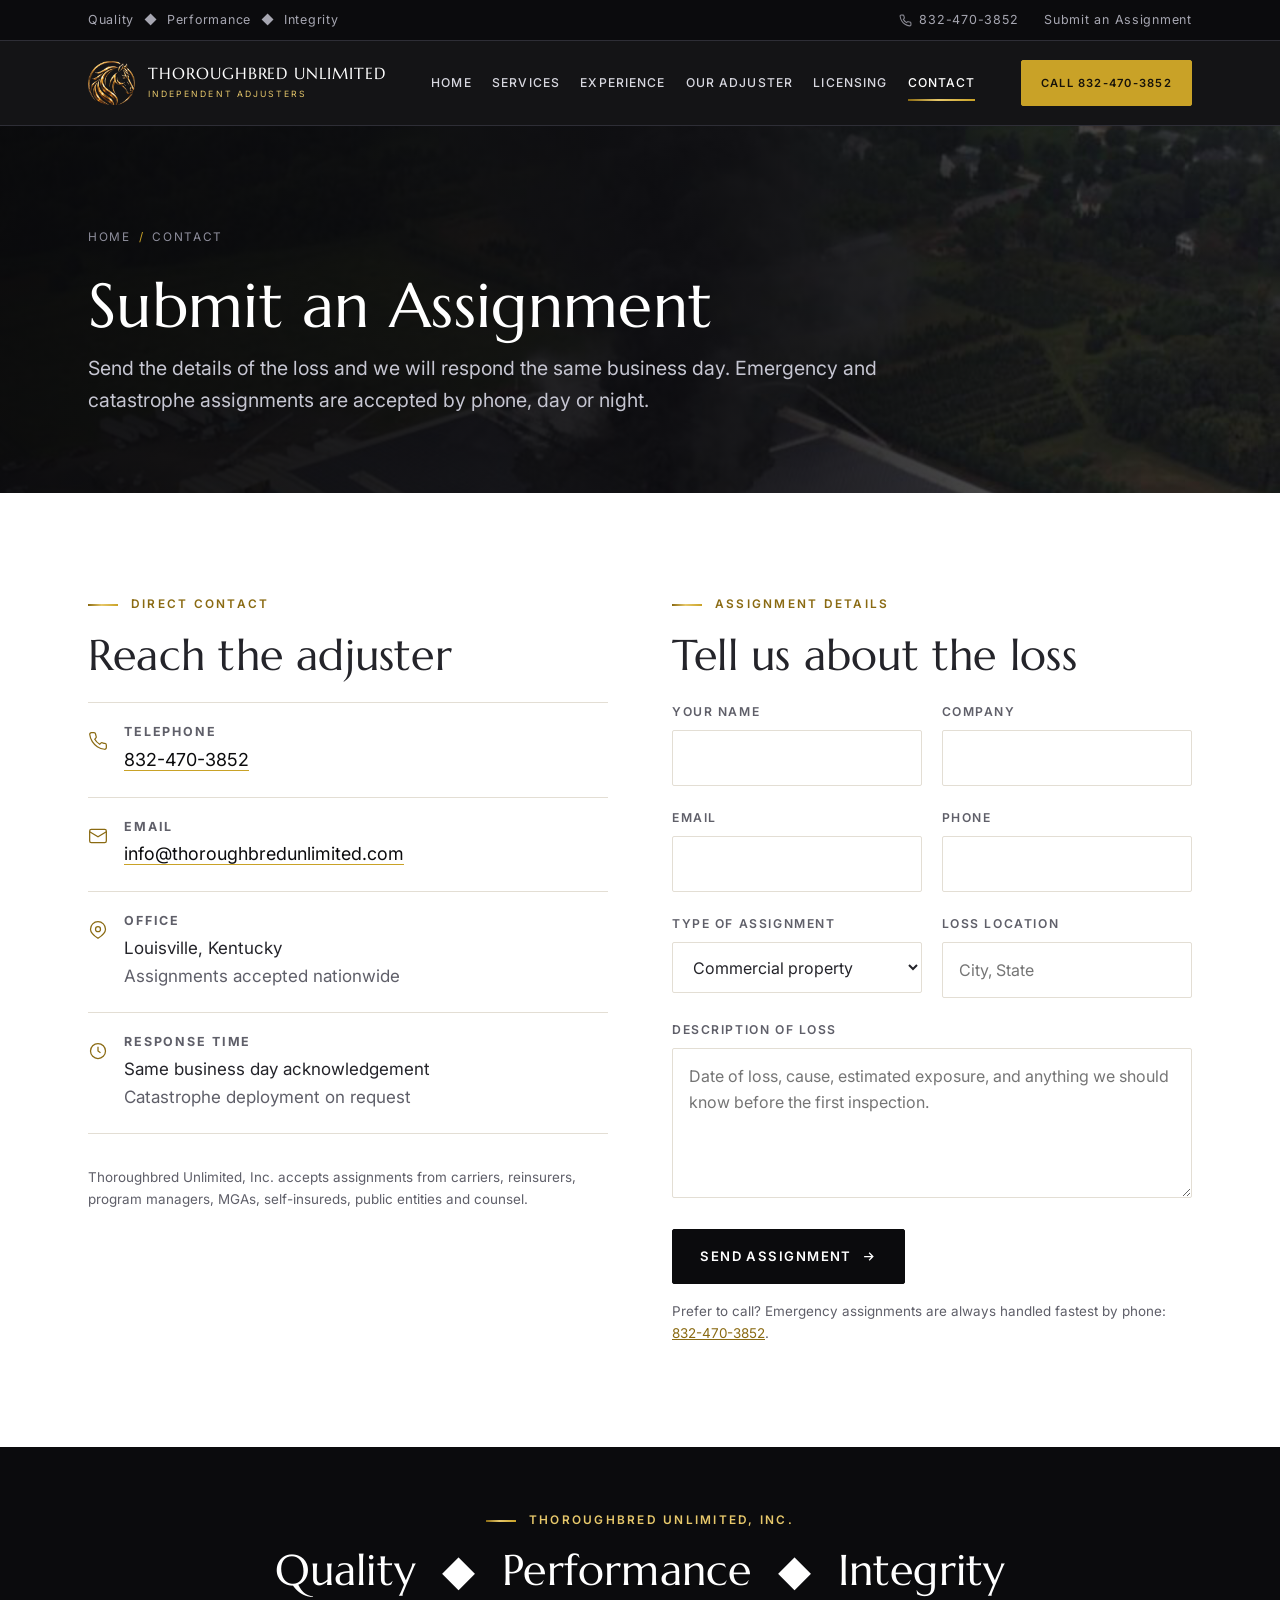
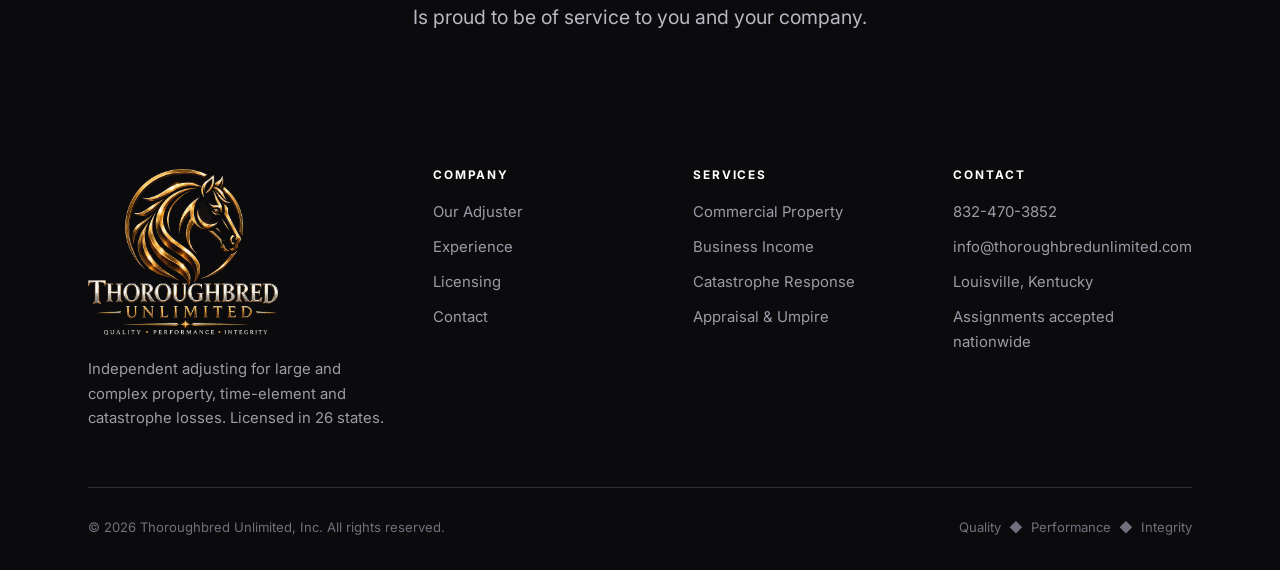
<file: contact.html>
<!doctype html>
<html lang="en">
<head>
<meta charset="utf-8">
<meta name="viewport" content="width=device-width, initial-scale=1">
<meta name="robots" content="noindex, nofollow">
<title>Contact &amp; Assignments — Thoroughbred Unlimited, Inc.</title>
<meta name="description" content="Submit an assignment to Thoroughbred Unlimited, Inc. Emergency and catastrophe assignments accepted by phone. Louisville, Kentucky — nationwide service.">
<link rel="icon" href="assets/img/favicon-32.png" sizes="32x32">
<link rel="apple-touch-icon" href="assets/img/apple-touch-icon.png">
<link rel="preconnect" href="https://fonts.googleapis.com">
<link rel="preconnect" href="https://fonts.gstatic.com" crossorigin>
<link href="https://fonts.googleapis.com/css2?family=Inter:wght@400;500;600;700&family=Marcellus&display=swap" rel="stylesheet">
<link rel="stylesheet" href="assets/css/styles.css">
</head>
<body>
<a class="skip-link" href="#main">Skip to content</a>

<div class="topbar">
  <div class="shell">
    <span class="topbar-tag">Quality &nbsp;◆&nbsp; Performance &nbsp;◆&nbsp; Integrity</span>
    <div class="topbar-links">
      <a href="tel:+18324703852">
        <svg viewBox="0 0 24 24" fill="none" stroke="currentColor" stroke-width="2" aria-hidden="true"><path d="M22 16.9v3a2 2 0 0 1-2.2 2 19.8 19.8 0 0 1-8.6-3.1 19.5 19.5 0 0 1-6-6A19.8 19.8 0 0 1 2.1 4.2 2 2 0 0 1 4.1 2h3a2 2 0 0 1 2 1.7c.1 1 .4 1.9.7 2.8a2 2 0 0 1-.5 2.1L8.1 9.9a16 16 0 0 0 6 6l1.3-1.3a2 2 0 0 1 2.1-.4c.9.3 1.8.6 2.8.7a2 2 0 0 1 1.7 2z"/></svg>
        832-470-3852
      </a>
      <a href="contact.html">Submit an Assignment</a>
    </div>
  </div>
</div>

<header class="site-header">
  <div class="shell">
    <a class="brand" href="index.html">
      <img src="assets/img/logo-mark.png" alt="Thoroughbred Unlimited">
      <span class="brand-text">
        <span class="brand-name">Thoroughbred Unlimited</span>
        <span class="brand-sub">Independent Adjusters</span>
      </span>
    </a>
    <nav class="nav" id="primary-nav" aria-label="Primary">
      <a href="index.html">Home</a>
      <a href="services.html">Services</a>
      <a href="experience.html">Experience</a>
      <a href="about.html">Our Adjuster</a>
      <a href="licensing.html">Licensing</a>
      <a href="contact.html" aria-current="page">Contact</a>
      <a class="btn btn--gold" href="contact.html">Submit an Assignment</a>
    </nav>
    <div class="header-cta">
      <a class="btn btn--gold" href="tel:+18324703852">Call 832-470-3852</a>
    </div>
    <button class="nav-toggle" type="button" aria-expanded="false" aria-controls="primary-nav" aria-label="Toggle navigation">
      <span></span><span></span><span></span>
    </button>
  </div>
</header>

<main id="main">

  <section class="page-hero">
    <div class="page-hero__media"><img src="assets/img/cs-delanco-aerial.jpg" alt="Aerial view of a large loss in progress"></div>
    <div class="shell">
      <p class="breadcrumb"><a href="index.html">Home</a><span>/</span>Contact</p>
      <h1>Submit an Assignment</h1>
      <p class="lede">Send the details of the loss and we will respond the same business day. Emergency and catastrophe assignments are accepted by phone, day or night.</p>
    </div>
  </section>

  <section class="section">
    <div class="shell">
      <div class="contact-grid">

        <div class="reveal">
          <p class="eyebrow">Direct Contact</p>
          <h2>Reach the adjuster</h2>

          <div class="contact-item">
            <svg viewBox="0 0 24 24" fill="none" stroke="currentColor" aria-hidden="true"><path d="M22 16.9v3a2 2 0 0 1-2.2 2 19.8 19.8 0 0 1-8.6-3.1 19.5 19.5 0 0 1-6-6A19.8 19.8 0 0 1 2.1 4.2 2 2 0 0 1 4.1 2h3a2 2 0 0 1 2 1.7c.1 1 .4 1.9.7 2.8a2 2 0 0 1-.5 2.1L8.1 9.9a16 16 0 0 0 6 6l1.3-1.3a2 2 0 0 1 2.1-.4c.9.3 1.8.6 2.8.7a2 2 0 0 1 1.7 2z"/></svg>
            <div>
              <h3>Telephone</h3>
              <a href="tel:+18324703852">832-470-3852</a>
            </div>
          </div>

          <div class="contact-item">
            <svg viewBox="0 0 24 24" fill="none" stroke="currentColor" aria-hidden="true"><rect x="2" y="4" width="20" height="16" rx="2"/><path d="m2 7 10 6 10-6"/></svg>
            <div>
              <h3>Email</h3>
              <a href="mailto:info@thoroughbredunlimited.com">info@thoroughbredunlimited.com</a>
            </div>
          </div>

          <div class="contact-item">
            <svg viewBox="0 0 24 24" fill="none" stroke="currentColor" aria-hidden="true"><path d="M12 2a9 9 0 0 1 9 9c0 5-9 11-9 11S3 16 3 11a9 9 0 0 1 9-9z"/><circle cx="12" cy="11" r="3"/></svg>
            <div>
              <h3>Office</h3>
              <p style="margin:0">Louisville, Kentucky<br><span class="muted">Assignments accepted nationwide</span></p>
            </div>
          </div>

          <div class="contact-item">
            <svg viewBox="0 0 24 24" fill="none" stroke="currentColor" aria-hidden="true"><circle cx="12" cy="12" r="9"/><path d="M12 7v5l3 2"/></svg>
            <div>
              <h3>Response Time</h3>
              <p style="margin:0">Same business day acknowledgement<br><span class="muted">Catastrophe deployment on request</span></p>
            </div>
          </div>

          <p class="form-note" style="margin-top:2rem">Thoroughbred Unlimited, Inc. accepts assignments from carriers, reinsurers, program managers, MGAs, self-insureds, public entities and counsel.</p>
        </div>

        <div class="reveal">
          <p class="eyebrow">Assignment Details</p>
          <h2>Tell us about the loss</h2>

          <!--
            This form opens the sender's email client with the details pre-filled, so it works
            on any static host with no back end. To collect submissions server-side instead,
            replace the JS handler at the bottom of this page with a form service:
              <form action="https://formspree.io/f/YOUR_ID" method="POST"> ... </form>
            and delete the inline script.
          -->
          <form id="assignment-form" novalidate>
            <div class="field-row">
              <div class="field">
                <label for="name">Your name</label>
                <input type="text" id="name" name="name" autocomplete="name" required>
              </div>
              <div class="field">
                <label for="company">Company</label>
                <input type="text" id="company" name="company" autocomplete="organization">
              </div>
            </div>

            <div class="field-row">
              <div class="field">
                <label for="email">Email</label>
                <input type="email" id="email" name="email" autocomplete="email" required>
              </div>
              <div class="field">
                <label for="phone">Phone</label>
                <input type="tel" id="phone" name="phone" autocomplete="tel">
              </div>
            </div>

            <div class="field-row">
              <div class="field">
                <label for="type">Type of assignment</label>
                <select id="type" name="type">
                  <option>Commercial property</option>
                  <option>Business income &amp; extra expense</option>
                  <option>Catastrophe response</option>
                  <option>Inland marine / builders risk</option>
                  <option>Agriculture, farm &amp; food</option>
                  <option>Appraisal or umpire appointment</option>
                  <option>Other</option>
                </select>
              </div>
              <div class="field">
                <label for="location">Loss location</label>
                <input type="text" id="location" name="location" placeholder="City, State">
              </div>
            </div>

            <div class="field">
              <label for="message">Description of loss</label>
              <textarea id="message" name="message" placeholder="Date of loss, cause, estimated exposure, and anything we should know before the first inspection." required></textarea>
            </div>

            <button class="btn btn--dark" type="submit">Send assignment
              <svg viewBox="0 0 24 24" fill="none" stroke="currentColor" stroke-width="2" aria-hidden="true"><path d="M5 12h14M13 6l6 6-6 6"/></svg>
            </button>
            <p class="form-note" id="form-status" role="status">Prefer to call? Emergency assignments are always handled fastest by phone: <a href="tel:+18324703852" style="color:var(--gold-deep)">832-470-3852</a>.</p>
          </form>
        </div>

      </div>
    </div>
  </section>

  <section class="section section--ink section--tight">
    <div class="shell shell--narrow" style="text-align:center">
      <p class="eyebrow eyebrow--center">Thoroughbred Unlimited, Inc.</p>
      <h2 style="margin-bottom:.3rem">Quality &nbsp;◆&nbsp; Performance &nbsp;◆&nbsp; Integrity</h2>
      <p class="lede" style="margin-inline:auto">Is proud to be of service to you and your company.</p>
    </div>
  </section>

</main>

<footer class="site-footer">
  <div class="shell">
    <div class="footer-grid">
      <div>
        <img class="footer-logo" src="assets/img/logo-full.png" alt="Thoroughbred Unlimited, Inc.">
        <p>Independent adjusting for large and complex property, time-element and catastrophe losses. Licensed in 26 states.</p>
      </div>
      <div>
        <h4>Company</h4>
        <ul>
          <li><a href="about.html">Our Adjuster</a></li>
          <li><a href="experience.html">Experience</a></li>
          <li><a href="licensing.html">Licensing</a></li>
          <li><a href="contact.html">Contact</a></li>
        </ul>
      </div>
      <div>
        <h4>Services</h4>
        <ul>
          <li><a href="services.html#property">Commercial Property</a></li>
          <li><a href="services.html#time-element">Business Income</a></li>
          <li><a href="services.html#catastrophe">Catastrophe Response</a></li>
          <li><a href="services.html#appraisal">Appraisal &amp; Umpire</a></li>
        </ul>
      </div>
      <div>
        <h4>Contact</h4>
        <ul>
          <li><a href="tel:+18324703852">832-470-3852</a></li>
          <li><a href="mailto:info@thoroughbredunlimited.com">info@thoroughbredunlimited.com</a></li>
          <li>Louisville, Kentucky</li>
          <li>Assignments accepted nationwide</li>
        </ul>
      </div>
    </div>
    <div class="footer-bottom">
      <span>&copy; <span id="year">2026</span> Thoroughbred Unlimited, Inc. All rights reserved.</span>
      <span>Quality &nbsp;◆&nbsp; Performance &nbsp;◆&nbsp; Integrity</span>
    </div>
  </div>
</footer>

<script src="assets/js/main.js"></script>
<script>
document.getElementById('year').textContent = new Date().getFullYear();

(function () {
  var form = document.getElementById('assignment-form');
  var status = document.getElementById('form-status');
  if (!form) return;

  form.addEventListener('submit', function (e) {
    e.preventDefault();

    if (!form.checkValidity()) {
      form.reportValidity();
      return;
    }

    var get = function (id) { return (document.getElementById(id).value || '').trim(); };
    var lines = [
      'Name: ' + get('name'),
      'Company: ' + get('company'),
      'Email: ' + get('email'),
      'Phone: ' + get('phone'),
      'Type of assignment: ' + get('type'),
      'Loss location: ' + get('location'),
      '',
      'Description of loss:',
      get('message')
    ];

    var subject = 'Assignment: ' + (get('type') || 'New loss') + (get('location') ? ' — ' + get('location') : '');
    window.location.href = 'mailto:info@thoroughbredunlimited.com'
      + '?subject=' + encodeURIComponent(subject)
      + '&body=' + encodeURIComponent(lines.join('\n'));

    status.textContent = 'Your email client should now be open with the details filled in. If nothing happened, call 832-470-3852.';
  });
})();
</script>
</body>
</html>
</file>
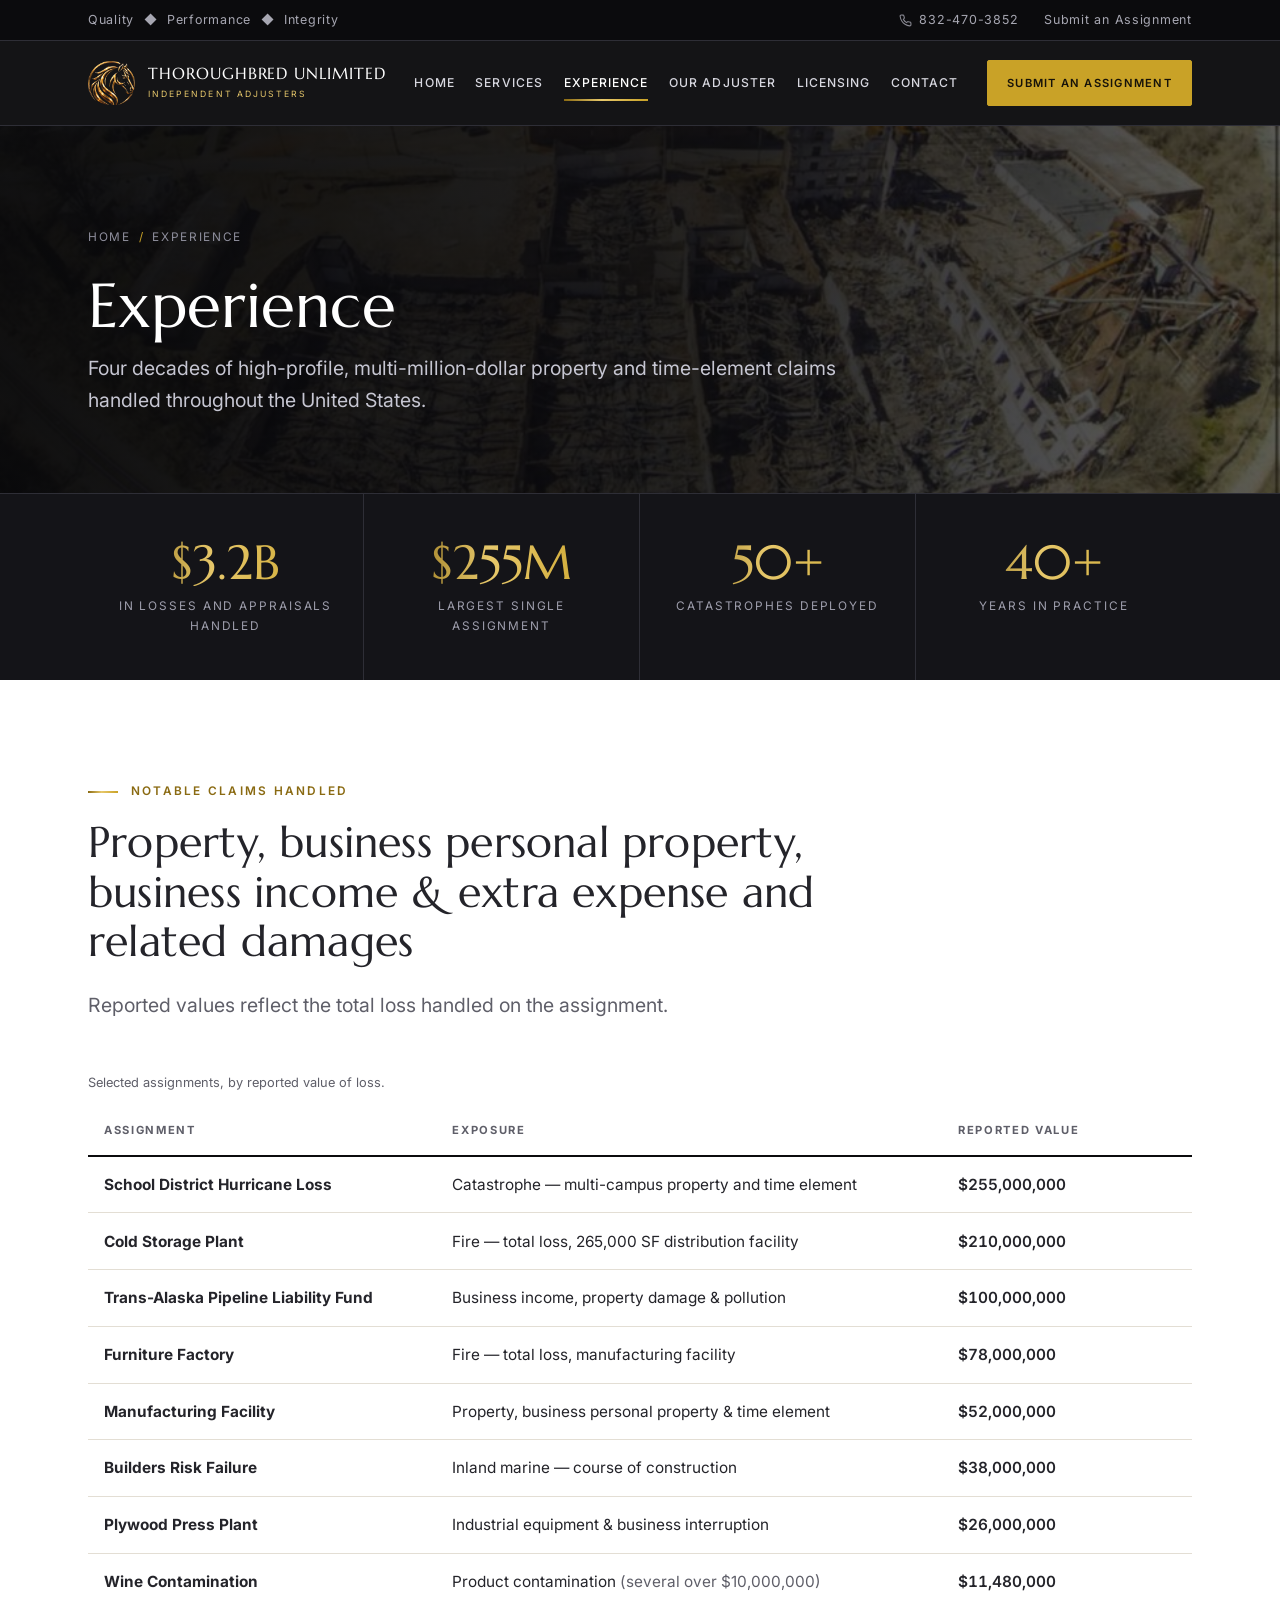
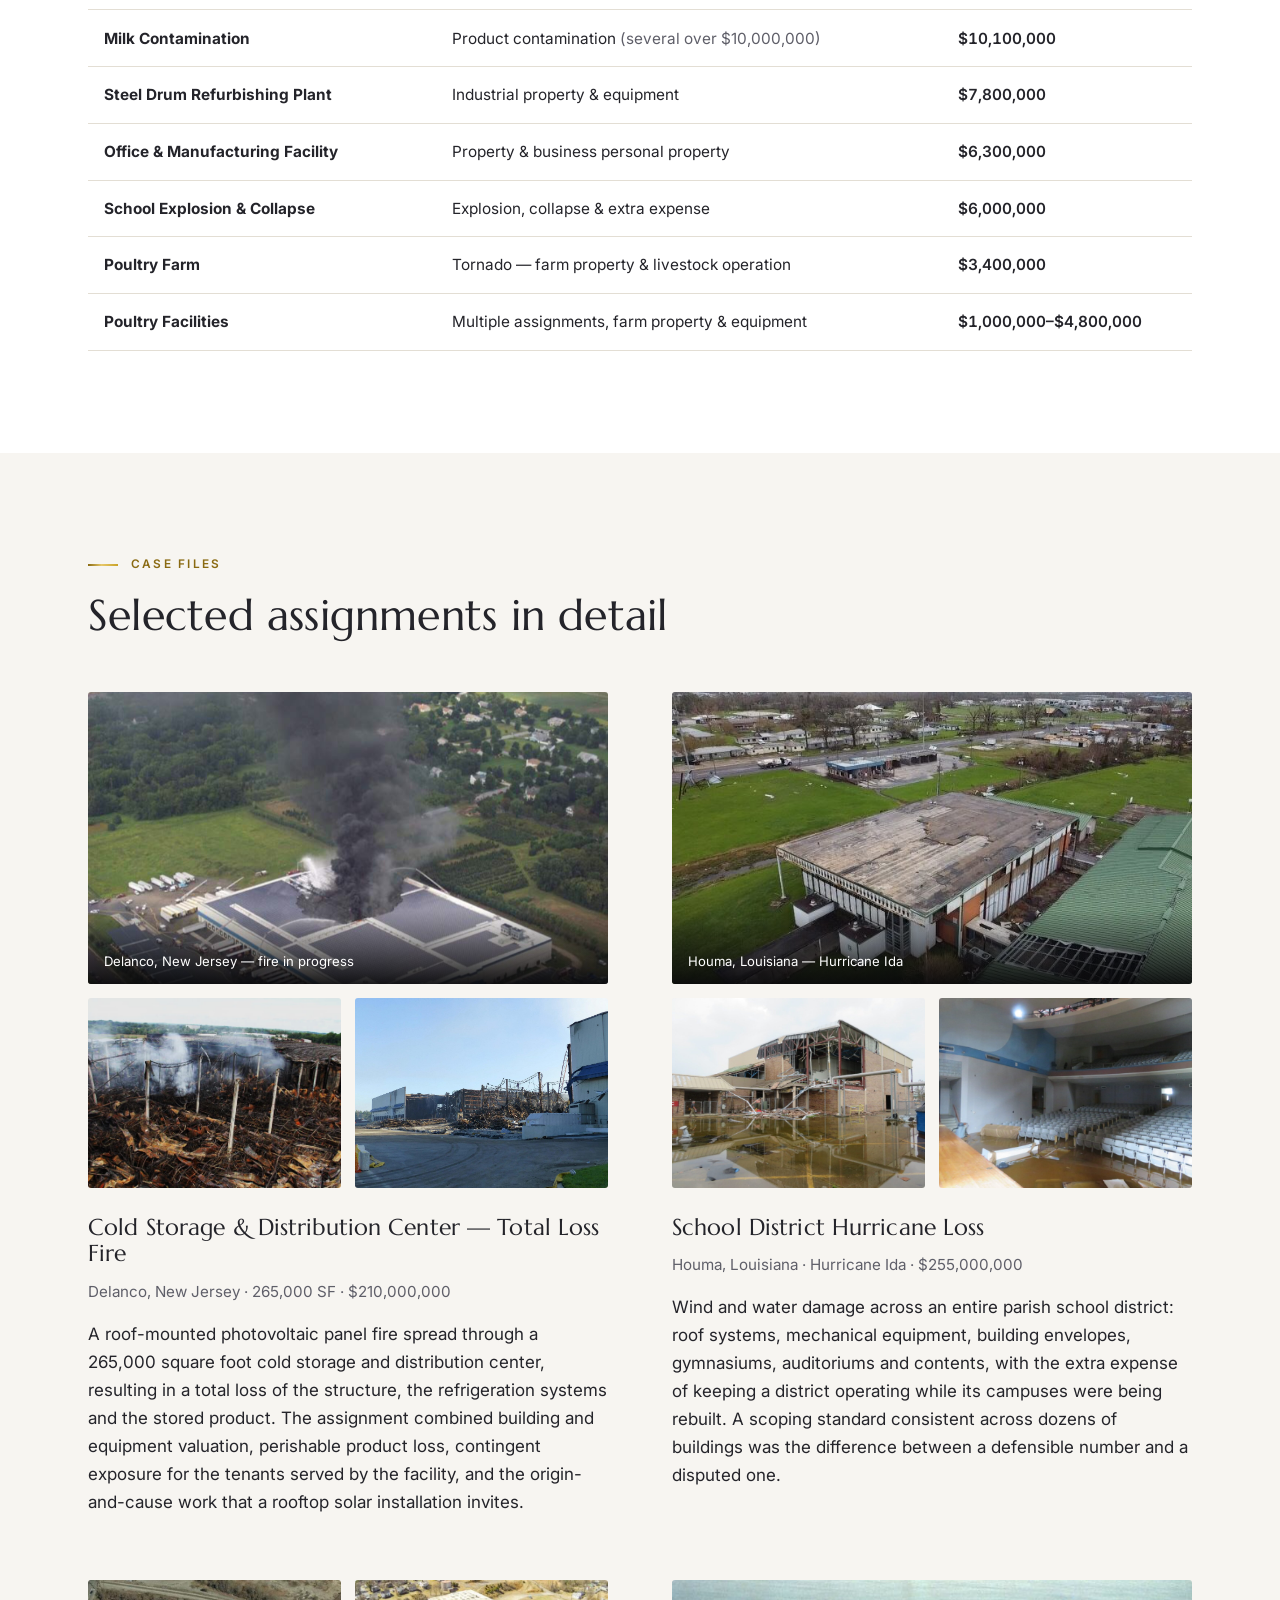
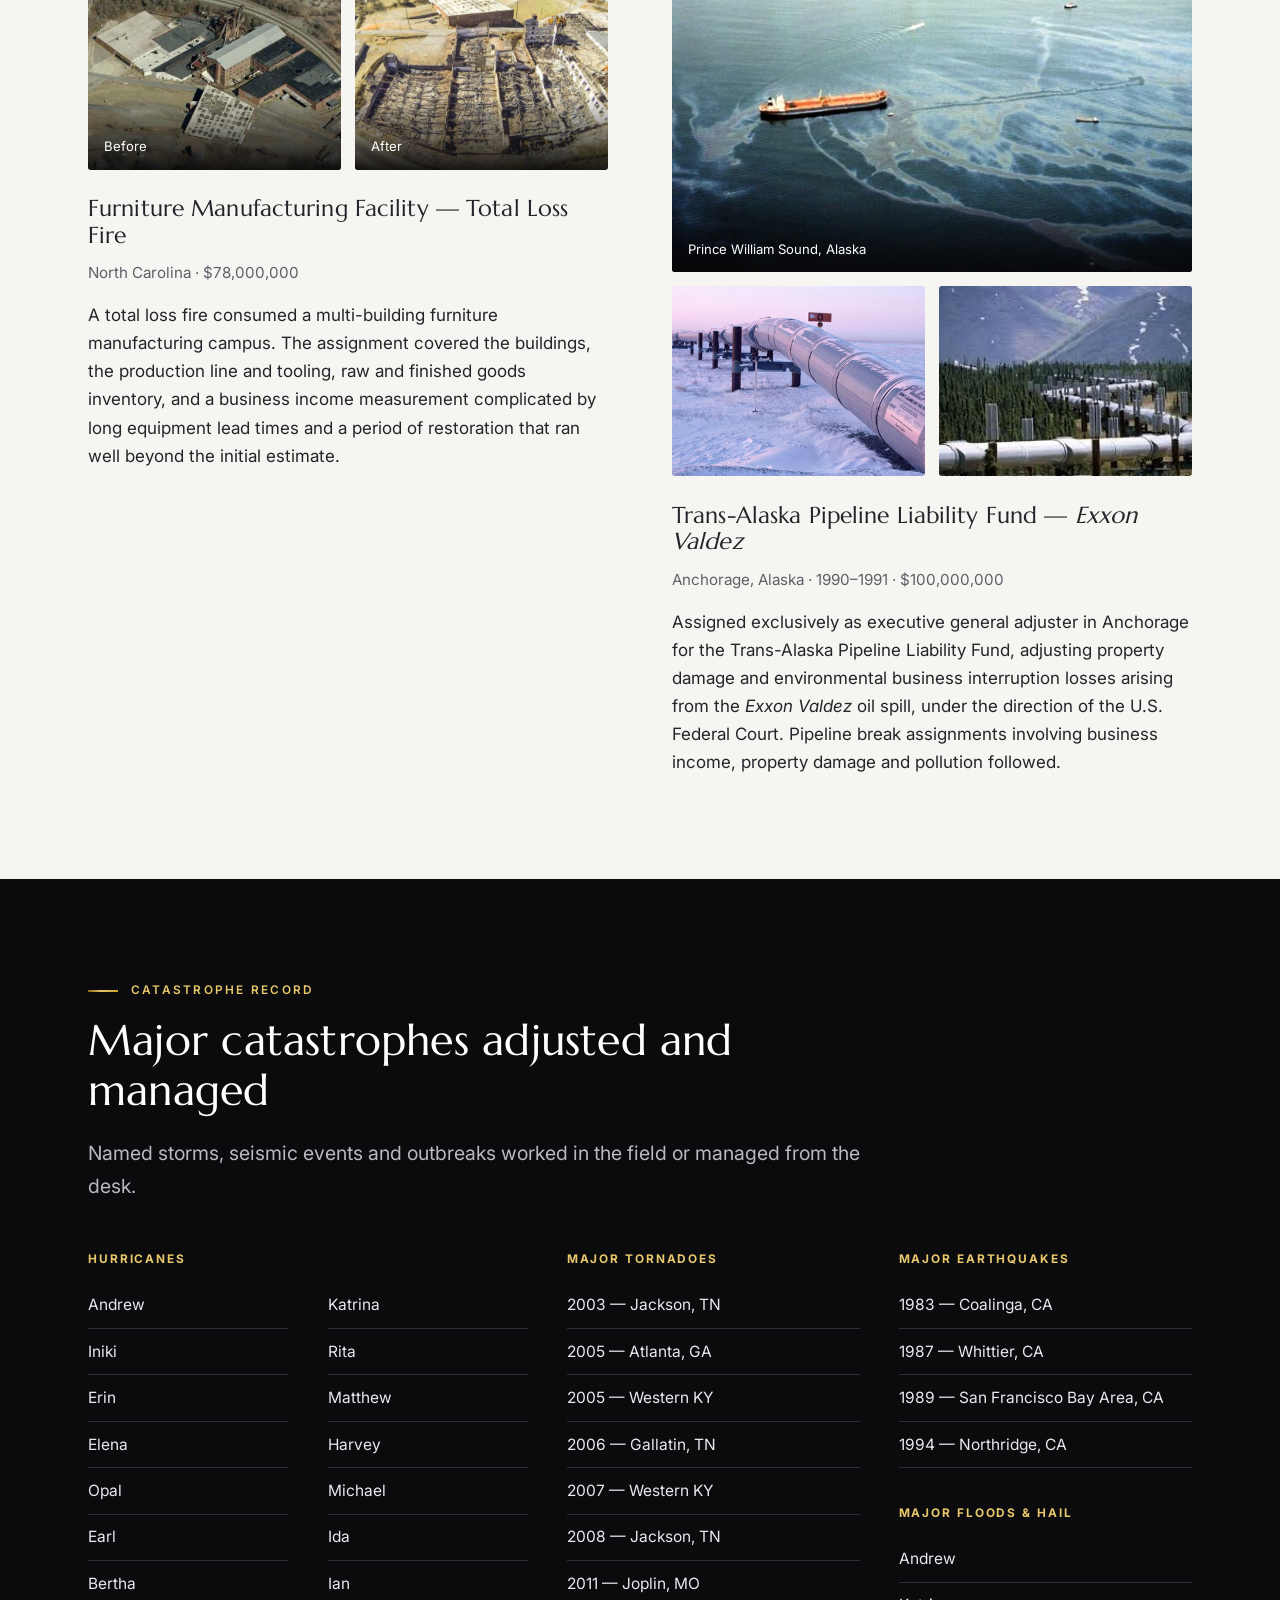
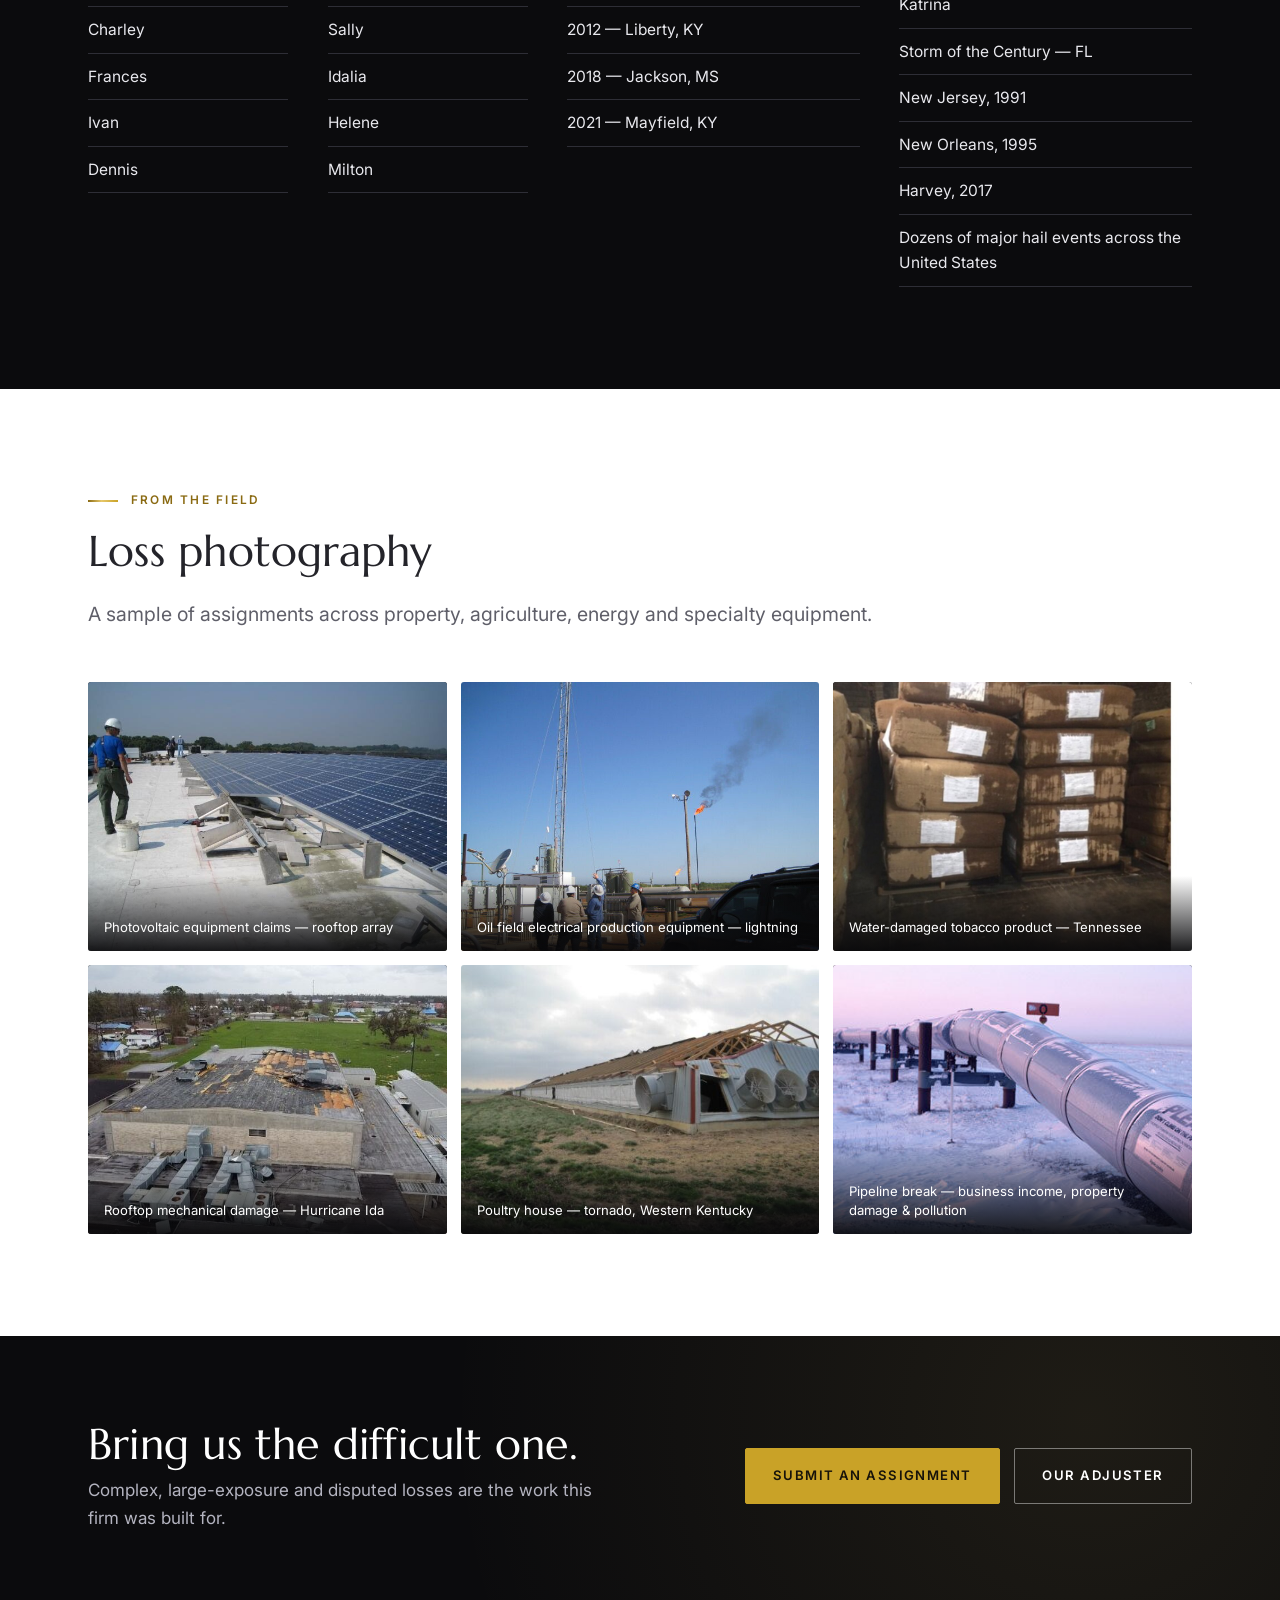
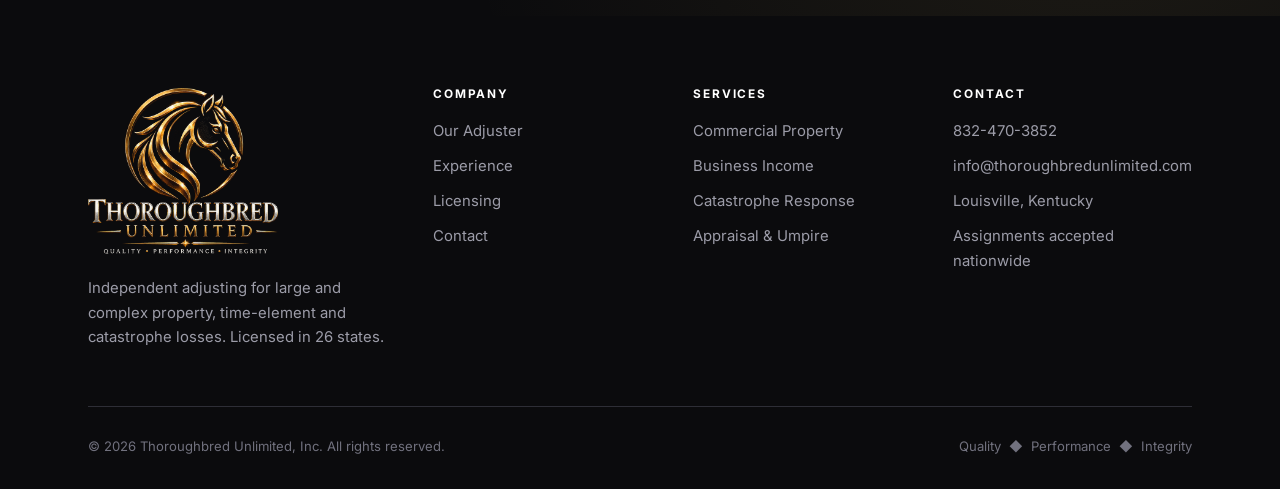
<file: experience.html>
<!doctype html>
<html lang="en">
<head>
<meta charset="utf-8">
<meta name="viewport" content="width=device-width, initial-scale=1">
<meta name="robots" content="noindex, nofollow">
<title>Experience — Thoroughbred Unlimited, Inc.</title>
<meta name="description" content="Notable claims handled, catastrophe deployment record and selected loss assignments — a four-decade record of large and complex property adjusting.">
<link rel="icon" href="assets/img/favicon-32.png" sizes="32x32">
<link rel="apple-touch-icon" href="assets/img/apple-touch-icon.png">
<link rel="preconnect" href="https://fonts.googleapis.com">
<link rel="preconnect" href="https://fonts.gstatic.com" crossorigin>
<link href="https://fonts.googleapis.com/css2?family=Inter:wght@400;500;600;700&family=Marcellus&display=swap" rel="stylesheet">
<link rel="stylesheet" href="assets/css/styles.css">
</head>
<body>
<a class="skip-link" href="#main">Skip to content</a>

<div class="topbar">
  <div class="shell">
    <span class="topbar-tag">Quality &nbsp;◆&nbsp; Performance &nbsp;◆&nbsp; Integrity</span>
    <div class="topbar-links">
      <a href="tel:+18324703852">
        <svg viewBox="0 0 24 24" fill="none" stroke="currentColor" stroke-width="2" aria-hidden="true"><path d="M22 16.9v3a2 2 0 0 1-2.2 2 19.8 19.8 0 0 1-8.6-3.1 19.5 19.5 0 0 1-6-6A19.8 19.8 0 0 1 2.1 4.2 2 2 0 0 1 4.1 2h3a2 2 0 0 1 2 1.7c.1 1 .4 1.9.7 2.8a2 2 0 0 1-.5 2.1L8.1 9.9a16 16 0 0 0 6 6l1.3-1.3a2 2 0 0 1 2.1-.4c.9.3 1.8.6 2.8.7a2 2 0 0 1 1.7 2z"/></svg>
        832-470-3852
      </a>
      <a href="contact.html">Submit an Assignment</a>
    </div>
  </div>
</div>

<header class="site-header">
  <div class="shell">
    <a class="brand" href="index.html">
      <img src="assets/img/logo-mark.png" alt="Thoroughbred Unlimited">
      <span class="brand-text">
        <span class="brand-name">Thoroughbred Unlimited</span>
        <span class="brand-sub">Independent Adjusters</span>
      </span>
    </a>
    <nav class="nav" id="primary-nav" aria-label="Primary">
      <a href="index.html">Home</a>
      <a href="services.html">Services</a>
      <a href="experience.html" aria-current="page">Experience</a>
      <a href="about.html">Our Adjuster</a>
      <a href="licensing.html">Licensing</a>
      <a href="contact.html">Contact</a>
      <a class="btn btn--gold" href="contact.html">Submit an Assignment</a>
    </nav>
    <div class="header-cta">
      <a class="btn btn--gold" href="contact.html">Submit an Assignment</a>
    </div>
    <button class="nav-toggle" type="button" aria-expanded="false" aria-controls="primary-nav" aria-label="Toggle navigation">
      <span></span><span></span><span></span>
    </button>
  </div>
</header>

<main id="main">

  <section class="page-hero">
    <div class="page-hero__media"><img src="assets/img/cs-furniture-after.jpg" alt="Aerial view of a destroyed manufacturing facility"></div>
    <div class="shell">
      <p class="breadcrumb"><a href="index.html">Home</a><span>/</span>Experience</p>
      <h1>Experience</h1>
      <p class="lede">Four decades of high-profile, multi-million-dollar property and time-element claims handled throughout the United States.</p>
    </div>
  </section>

  <section class="stats">
    <div class="shell">
      <div class="grid grid--4">
        <div class="stat"><div class="stat__num">$3.2B</div><div class="stat__label">In Losses and Appraisals Handled</div></div>
        <div class="stat"><div class="stat__num">$255M</div><div class="stat__label">Largest Single Assignment</div></div>
        <div class="stat"><div class="stat__num">50+</div><div class="stat__label">Catastrophes Deployed</div></div>
        <div class="stat"><div class="stat__num">40+</div><div class="stat__label">Years in Practice</div></div>
      </div>
    </div>
  </section>

  <section class="section">
    <div class="shell">
      <div class="section-head reveal">
        <p class="eyebrow">Notable Claims Handled</p>
        <h2>Property, business personal property, business income &amp; extra expense and related damages</h2>
        <p class="lede">Reported values reflect the total loss handled on the assignment.</p>
      </div>

      <div class="table-wrap reveal">
        <table>
          <caption>Selected assignments, by reported value of loss.</caption>
          <thead>
            <tr><th scope="col">Assignment</th><th scope="col">Exposure</th><th scope="col">Reported Value</th></tr>
          </thead>
          <tbody>
            <tr><th scope="row">School District Hurricane Loss</th><td>Catastrophe &mdash; multi-campus property and time element</td><td class="num">$255,000,000</td></tr>
            <tr><th scope="row">Cold Storage Plant</th><td>Fire &mdash; total loss, 265,000&nbsp;SF distribution facility</td><td class="num">$210,000,000</td></tr>
            <tr><th scope="row">Trans-Alaska Pipeline Liability Fund</th><td>Business income, property damage &amp; pollution</td><td class="num">$100,000,000</td></tr>
            <tr><th scope="row">Furniture Factory</th><td>Fire &mdash; total loss, manufacturing facility</td><td class="num">$78,000,000</td></tr>
            <tr><th scope="row">Manufacturing Facility</th><td>Property, business personal property &amp; time element</td><td class="num">$52,000,000</td></tr>
            <tr><th scope="row">Builders Risk Failure</th><td>Inland marine &mdash; course of construction</td><td class="num">$38,000,000</td></tr>
            <tr><th scope="row">Plywood Press Plant</th><td>Industrial equipment &amp; business interruption</td><td class="num">$26,000,000</td></tr>
            <tr><th scope="row">Wine Contamination</th><td>Product contamination <span class="muted">(several over $10,000,000)</span></td><td class="num">$11,480,000</td></tr>
            <tr><th scope="row">Milk Contamination</th><td>Product contamination <span class="muted">(several over $10,000,000)</span></td><td class="num">$10,100,000</td></tr>
            <tr><th scope="row">Steel Drum Refurbishing Plant</th><td>Industrial property &amp; equipment</td><td class="num">$7,800,000</td></tr>
            <tr><th scope="row">Office &amp; Manufacturing Facility</th><td>Property &amp; business personal property</td><td class="num">$6,300,000</td></tr>
            <tr><th scope="row">School Explosion &amp; Collapse</th><td>Explosion, collapse &amp; extra expense</td><td class="num">$6,000,000</td></tr>
            <tr><th scope="row">Poultry Farm</th><td>Tornado &mdash; farm property &amp; livestock operation</td><td class="num">$3,400,000</td></tr>
            <tr><th scope="row">Poultry Facilities</th><td>Multiple assignments, farm property &amp; equipment</td><td class="num">$1,000,000&ndash;$4,800,000</td></tr>
          </tbody>
        </table>
      </div>
    </div>
  </section>

  <section class="section section--bone">
    <div class="shell">
      <div class="section-head reveal">
        <p class="eyebrow">Case Files</p>
        <h2>Selected assignments in detail</h2>
      </div>

      <div class="case-grid">

        <article id="cold-storage" class="reveal">
          <div class="gallery gallery--pair">
            <figure class="wide"><img src="assets/img/cs-delanco-aerial.jpg" alt="Aerial view of the distribution center fire with heavy smoke" loading="lazy"><figcaption>Delanco, New Jersey &mdash; fire in progress</figcaption></figure>
            <figure><img src="assets/img/cs-delanco-interior.jpg" alt="Collapsed racking and debris inside the burned facility" loading="lazy"></figure>
            <figure><img src="assets/img/hero-fire-loss.jpg" alt="Exterior of the burned facility after the fire" loading="lazy"></figure>
          </div>
          <h3>Cold Storage &amp; Distribution Center &mdash; Total Loss Fire</h3>
          <p class="case-meta">Delanco, New Jersey &middot; 265,000 SF &middot; $210,000,000</p>
          <p>A roof-mounted photovoltaic panel fire spread through a 265,000 square foot cold storage and distribution center, resulting in a total loss of the structure, the refrigeration systems and the stored product. The assignment combined building and equipment valuation, perishable product loss, contingent exposure for the tenants served by the facility, and the origin-and-cause work that a rooftop solar installation invites.</p>
        </article>

        <article id="school-district" class="reveal">
          <div class="gallery gallery--pair">
            <figure class="wide"><img src="assets/img/cat-ida-01.jpg" alt="Aerial view of storm-damaged school buildings" loading="lazy"><figcaption>Houma, Louisiana &mdash; Hurricane Ida</figcaption></figure>
            <figure><img src="assets/img/cat-ida-school.jpg" alt="Collapsed gymnasium wall and standing water at a school campus" loading="lazy"></figure>
            <figure><img src="assets/img/cat-ida-auditorium.jpg" alt="Water damage inside a school auditorium" loading="lazy"></figure>
          </div>
          <h3>School District Hurricane Loss</h3>
          <p class="case-meta">Houma, Louisiana &middot; Hurricane Ida &middot; $255,000,000</p>
          <p>Wind and water damage across an entire parish school district: roof systems, mechanical equipment, building envelopes, gymnasiums, auditoriums and contents, with the extra expense of keeping a district operating while its campuses were being rebuilt. A scoping standard consistent across dozens of buildings was the difference between a defensible number and a disputed one.</p>
        </article>

        <article id="furniture" class="reveal">
          <div class="gallery gallery--pair">
            <figure><img src="assets/img/cs-furniture-before.jpg" alt="Aerial view of the furniture plant before the fire" loading="lazy"><figcaption>Before</figcaption></figure>
            <figure><img src="assets/img/cs-furniture-after.jpg" alt="Aerial view of the furniture plant after the fire" loading="lazy"><figcaption>After</figcaption></figure>
          </div>
          <h3>Furniture Manufacturing Facility &mdash; Total Loss Fire</h3>
          <p class="case-meta">North Carolina &middot; $78,000,000</p>
          <p>A total loss fire consumed a multi-building furniture manufacturing campus. The assignment covered the buildings, the production line and tooling, raw and finished goods inventory, and a business income measurement complicated by long equipment lead times and a period of restoration that ran well beyond the initial estimate.</p>
        </article>

        <article id="pipeline" class="reveal">
          <div class="gallery gallery--pair">
            <figure class="wide"><img src="assets/img/exxon-valdez.jpg" alt="Containment boom deployed around an oil spill" loading="lazy"><figcaption>Prince William Sound, Alaska</figcaption></figure>
            <figure><img src="assets/img/pipeline-winter.jpg" alt="Trans-Alaska pipeline section in winter" loading="lazy"></figure>
            <figure><img src="assets/img/pipeline-forest.jpg" alt="Trans-Alaska pipeline running through forest" loading="lazy"></figure>
          </div>
          <h3>Trans-Alaska Pipeline Liability Fund &mdash; <em>Exxon Valdez</em></h3>
          <p class="case-meta">Anchorage, Alaska &middot; 1990&ndash;1991 &middot; $100,000,000</p>
          <p>Assigned exclusively as executive general adjuster in Anchorage for the Trans-Alaska Pipeline Liability Fund, adjusting property damage and environmental business interruption losses arising from the <em>Exxon Valdez</em> oil spill, under the direction of the U.S. Federal Court. Pipeline break assignments involving business income, property damage and pollution followed.</p>
        </article>

      </div>
    </div>
  </section>

  <section class="section section--ink" id="catastrophe-record">
    <div class="shell">
      <div class="section-head reveal">
        <p class="eyebrow">Catastrophe Record</p>
        <h2>Major catastrophes adjusted and managed</h2>
        <p class="lede">Named storms, seismic events and outbreaks worked in the field or managed from the desk.</p>
      </div>

      <div class="cat-cols reveal">
        <div>
          <h4>Hurricanes</h4>
          <ul class="list-cols" style="columns:2">
            <li>Andrew</li><li>Iniki</li><li>Erin</li><li>Elena</li><li>Opal</li><li>Earl</li><li>Bertha</li>
            <li>Charley</li><li>Frances</li><li>Ivan</li><li>Dennis</li><li>Katrina</li><li>Rita</li><li>Matthew</li>
            <li>Harvey</li><li>Michael</li><li>Ida</li><li>Ian</li><li>Sally</li><li>Idalia</li><li>Helene</li><li>Milton</li>
          </ul>
        </div>
        <div>
          <h4>Major Tornadoes</h4>
          <ul class="list-cols" style="columns:1">
            <li>2003 &mdash; Jackson, TN</li>
            <li>2005 &mdash; Atlanta, GA</li>
            <li>2005 &mdash; Western KY</li>
            <li>2006 &mdash; Gallatin, TN</li>
            <li>2007 &mdash; Western KY</li>
            <li>2008 &mdash; Jackson, TN</li>
            <li>2011 &mdash; Joplin, MO</li>
            <li>2012 &mdash; Liberty, KY</li>
            <li>2018 &mdash; Jackson, MS</li>
            <li>2021 &mdash; Mayfield, KY</li>
          </ul>
        </div>
        <div>
          <h4>Major Earthquakes</h4>
          <ul class="list-cols" style="columns:1">
            <li>1983 &mdash; Coalinga, CA</li>
            <li>1987 &mdash; Whittier, CA</li>
            <li>1989 &mdash; San Francisco Bay Area, CA</li>
            <li>1994 &mdash; Northridge, CA</li>
          </ul>
          <h4>Major Floods &amp; Hail</h4>
          <ul class="list-cols" style="columns:1">
            <li>Andrew</li>
            <li>Katrina</li>
            <li>Storm of the Century &mdash; FL</li>
            <li>New Jersey, 1991</li>
            <li>New Orleans, 1995</li>
            <li>Harvey, 2017</li>
            <li>Dozens of major hail events across the United States</li>
          </ul>
        </div>
      </div>
    </div>
  </section>

  <section class="section">
    <div class="shell">
      <div class="section-head reveal">
        <p class="eyebrow">From the Field</p>
        <h2>Loss photography</h2>
        <p class="lede">A sample of assignments across property, agriculture, energy and specialty equipment.</p>
      </div>

      <div class="gallery gallery--trio reveal">
        <figure><img src="assets/img/photovoltaic.jpg" alt="Rooftop photovoltaic array installation" loading="lazy"><figcaption>Photovoltaic equipment claims &mdash; rooftop array</figcaption></figure>
        <figure><img src="assets/img/oilfield-equipment.jpg" alt="Oil field electrical production equipment" loading="lazy"><figcaption>Oil field electrical production equipment &mdash; lightning</figcaption></figure>
        <figure><img src="assets/img/tobacco-warehouse.jpg" alt="Palletized tobacco product in a warehouse" loading="lazy"><figcaption>Water-damaged tobacco product &mdash; Tennessee</figcaption></figure>
        <figure><img src="assets/img/cat-ida-02.jpg" alt="Storm-damaged rooftop mechanical equipment" loading="lazy"><figcaption>Rooftop mechanical damage &mdash; Hurricane Ida</figcaption></figure>
        <figure><img src="assets/img/poultry-tornado.jpg" alt="Tornado-damaged poultry house" loading="lazy"><figcaption>Poultry house &mdash; tornado, Western Kentucky</figcaption></figure>
        <figure><img src="assets/img/pipeline-winter.jpg" alt="Pipeline section in winter conditions" loading="lazy"><figcaption>Pipeline break &mdash; business income, property damage &amp; pollution</figcaption></figure>
      </div>
    </div>
  </section>

  <section class="cta-band">
    <div class="shell">
      <div>
        <h2>Bring us the difficult one.</h2>
        <p>Complex, large-exposure and disputed losses are the work this firm was built for.</p>
      </div>
      <div class="btn-row" style="margin:0">
        <a class="btn btn--gold" href="contact.html">Submit an Assignment</a>
        <a class="btn btn--ghost" href="about.html">Our Adjuster</a>
      </div>
    </div>
  </section>

</main>

<footer class="site-footer">
  <div class="shell">
    <div class="footer-grid">
      <div>
        <img class="footer-logo" src="assets/img/logo-full.png" alt="Thoroughbred Unlimited, Inc.">
        <p>Independent adjusting for large and complex property, time-element and catastrophe losses. Licensed in 26 states.</p>
      </div>
      <div>
        <h4>Company</h4>
        <ul>
          <li><a href="about.html">Our Adjuster</a></li>
          <li><a href="experience.html">Experience</a></li>
          <li><a href="licensing.html">Licensing</a></li>
          <li><a href="contact.html">Contact</a></li>
        </ul>
      </div>
      <div>
        <h4>Services</h4>
        <ul>
          <li><a href="services.html#property">Commercial Property</a></li>
          <li><a href="services.html#time-element">Business Income</a></li>
          <li><a href="services.html#catastrophe">Catastrophe Response</a></li>
          <li><a href="services.html#appraisal">Appraisal &amp; Umpire</a></li>
        </ul>
      </div>
      <div>
        <h4>Contact</h4>
        <ul>
          <li><a href="tel:+18324703852">832-470-3852</a></li>
          <li><a href="mailto:info@thoroughbredunlimited.com">info@thoroughbredunlimited.com</a></li>
          <li>Louisville, Kentucky</li>
          <li>Assignments accepted nationwide</li>
        </ul>
      </div>
    </div>
    <div class="footer-bottom">
      <span>&copy; <span id="year">2026</span> Thoroughbred Unlimited, Inc. All rights reserved.</span>
      <span>Quality &nbsp;◆&nbsp; Performance &nbsp;◆&nbsp; Integrity</span>
    </div>
  </div>
</footer>

<script src="assets/js/main.js"></script>
<script>document.getElementById('year').textContent = new Date().getFullYear();</script>
</body>
</html>
</file>
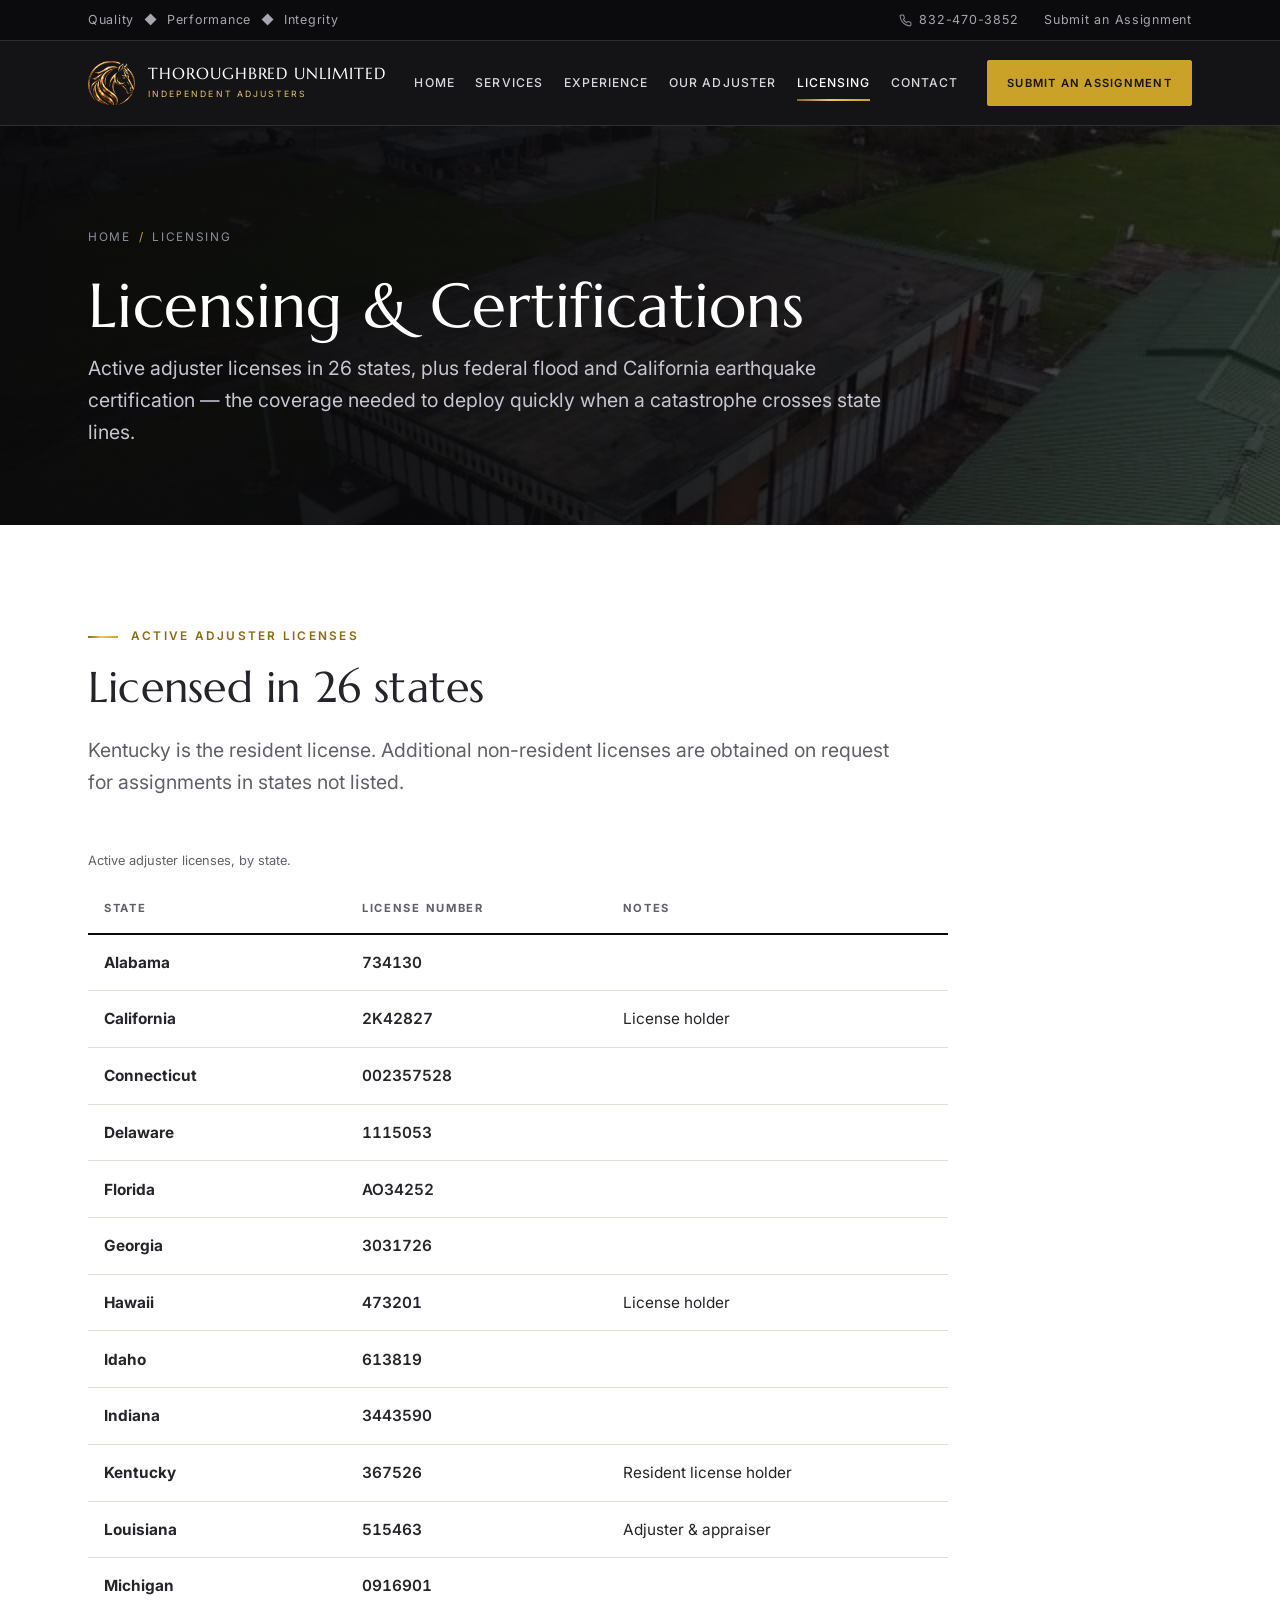
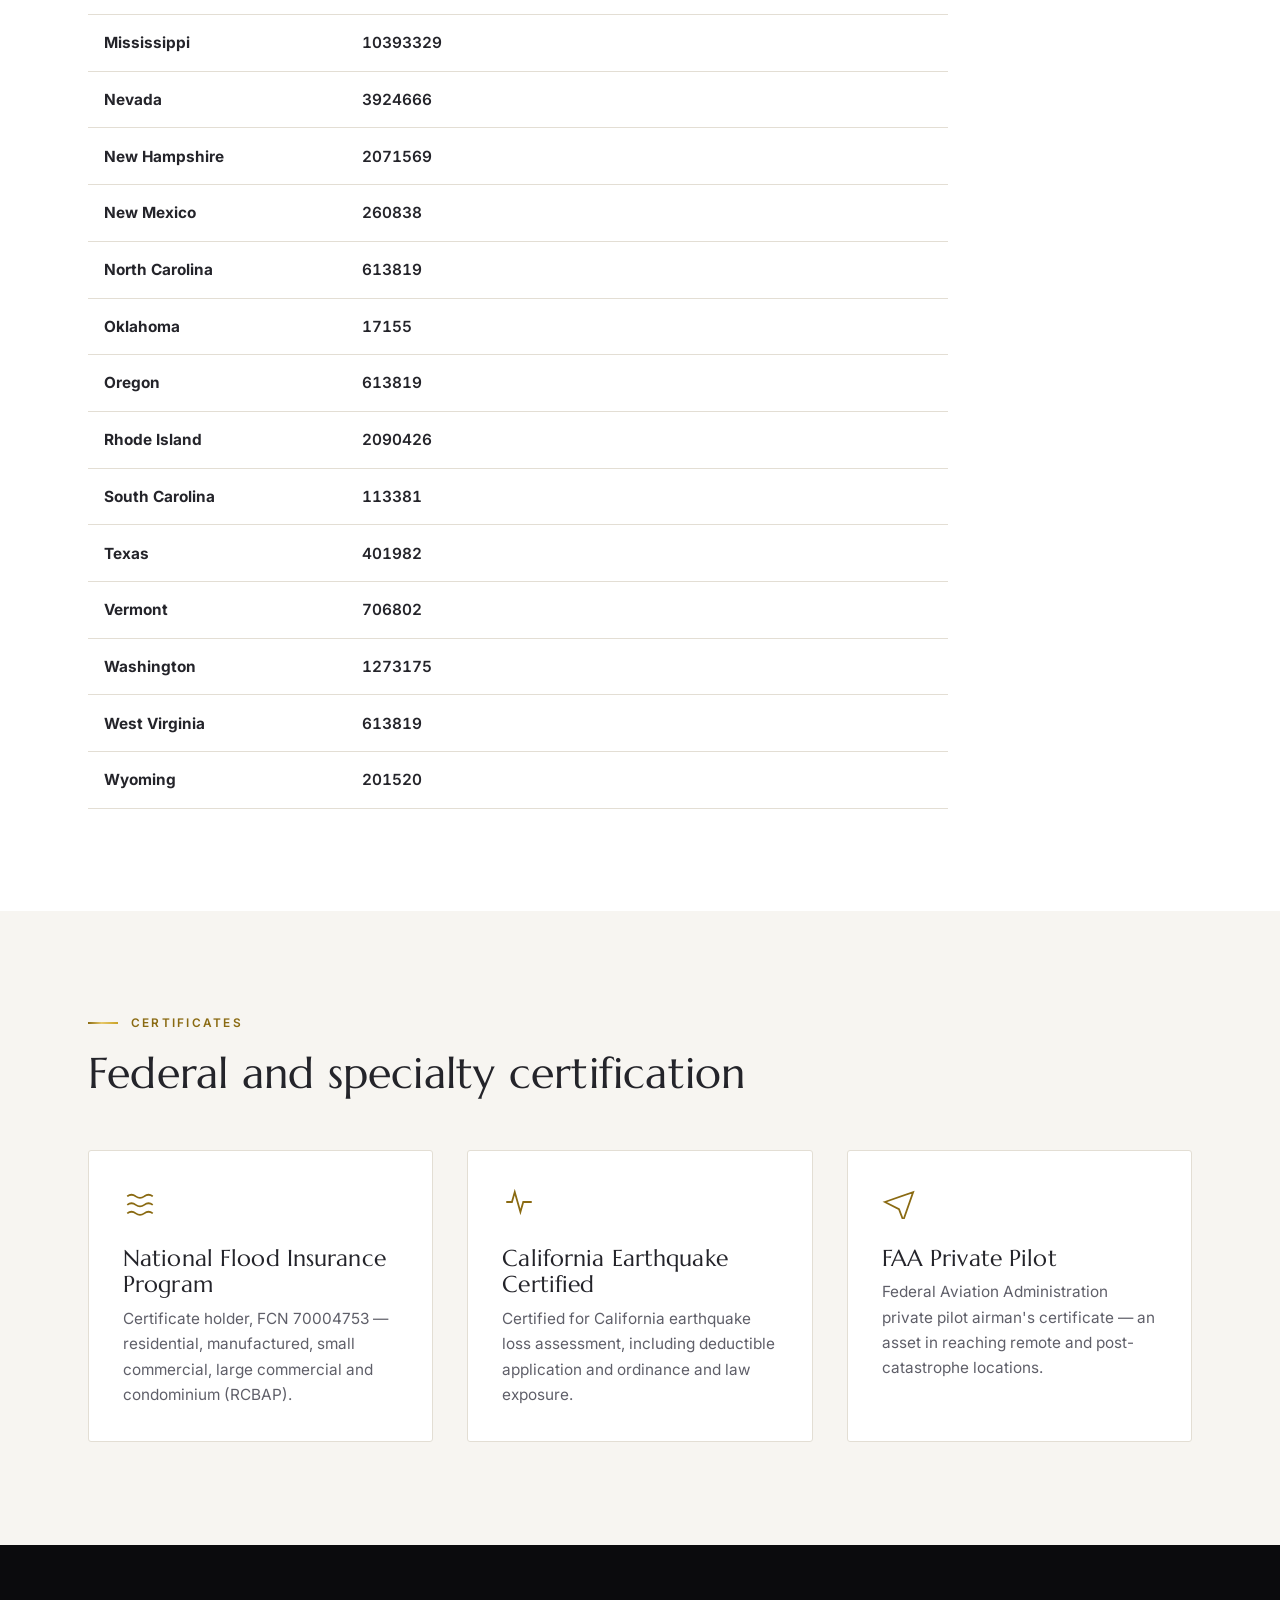
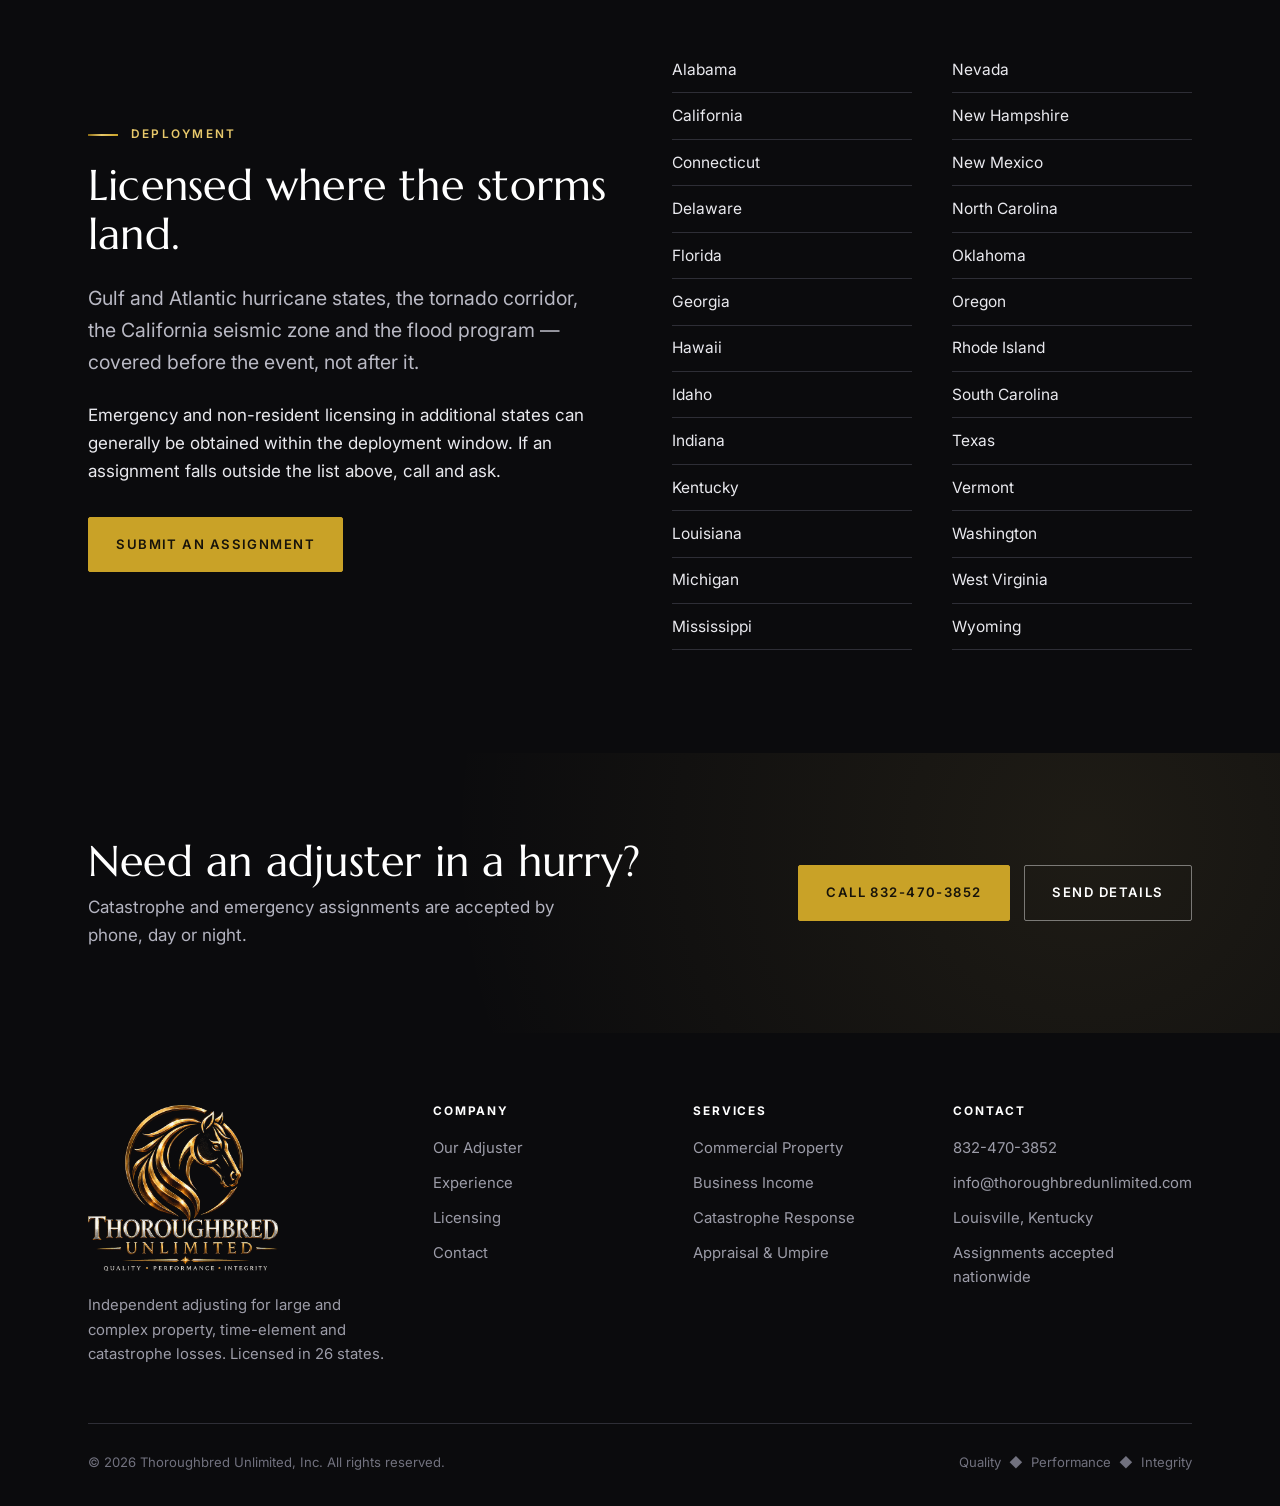
<file: licensing.html>
<!doctype html>
<html lang="en">
<head>
<meta charset="utf-8">
<meta name="viewport" content="width=device-width, initial-scale=1">
<meta name="robots" content="noindex, nofollow">
<title>Licensing &amp; Certifications — Thoroughbred Unlimited, Inc.</title>
<meta name="description" content="Active adjuster licenses in 26 states, National Flood Insurance Program certification, California Earthquake certification and FAA private pilot certificate.">
<link rel="icon" href="assets/img/favicon-32.png" sizes="32x32">
<link rel="apple-touch-icon" href="assets/img/apple-touch-icon.png">
<link rel="preconnect" href="https://fonts.googleapis.com">
<link rel="preconnect" href="https://fonts.gstatic.com" crossorigin>
<link href="https://fonts.googleapis.com/css2?family=Inter:wght@400;500;600;700&family=Marcellus&display=swap" rel="stylesheet">
<link rel="stylesheet" href="assets/css/styles.css">
</head>
<body>
<a class="skip-link" href="#main">Skip to content</a>

<div class="topbar">
  <div class="shell">
    <span class="topbar-tag">Quality &nbsp;◆&nbsp; Performance &nbsp;◆&nbsp; Integrity</span>
    <div class="topbar-links">
      <a href="tel:+18324703852">
        <svg viewBox="0 0 24 24" fill="none" stroke="currentColor" stroke-width="2" aria-hidden="true"><path d="M22 16.9v3a2 2 0 0 1-2.2 2 19.8 19.8 0 0 1-8.6-3.1 19.5 19.5 0 0 1-6-6A19.8 19.8 0 0 1 2.1 4.2 2 2 0 0 1 4.1 2h3a2 2 0 0 1 2 1.7c.1 1 .4 1.9.7 2.8a2 2 0 0 1-.5 2.1L8.1 9.9a16 16 0 0 0 6 6l1.3-1.3a2 2 0 0 1 2.1-.4c.9.3 1.8.6 2.8.7a2 2 0 0 1 1.7 2z"/></svg>
        832-470-3852
      </a>
      <a href="contact.html">Submit an Assignment</a>
    </div>
  </div>
</div>

<header class="site-header">
  <div class="shell">
    <a class="brand" href="index.html">
      <img src="assets/img/logo-mark.png" alt="Thoroughbred Unlimited">
      <span class="brand-text">
        <span class="brand-name">Thoroughbred Unlimited</span>
        <span class="brand-sub">Independent Adjusters</span>
      </span>
    </a>
    <nav class="nav" id="primary-nav" aria-label="Primary">
      <a href="index.html">Home</a>
      <a href="services.html">Services</a>
      <a href="experience.html">Experience</a>
      <a href="about.html">Our Adjuster</a>
      <a href="licensing.html" aria-current="page">Licensing</a>
      <a href="contact.html">Contact</a>
      <a class="btn btn--gold" href="contact.html">Submit an Assignment</a>
    </nav>
    <div class="header-cta">
      <a class="btn btn--gold" href="contact.html">Submit an Assignment</a>
    </div>
    <button class="nav-toggle" type="button" aria-expanded="false" aria-controls="primary-nav" aria-label="Toggle navigation">
      <span></span><span></span><span></span>
    </button>
  </div>
</header>

<main id="main">

  <section class="page-hero">
    <div class="page-hero__media"><img src="assets/img/cat-ida-01.jpg" alt="Aerial view of storm-damaged buildings"></div>
    <div class="shell">
      <p class="breadcrumb"><a href="index.html">Home</a><span>/</span>Licensing</p>
      <h1>Licensing &amp; Certifications</h1>
      <p class="lede">Active adjuster licenses in 26 states, plus federal flood and California earthquake certification &mdash; the coverage needed to deploy quickly when a catastrophe crosses state lines.</p>
    </div>
  </section>

  <section class="section">
    <div class="shell">
      <div class="section-head reveal">
        <p class="eyebrow">Active Adjuster Licenses</p>
        <h2>Licensed in 26 states</h2>
        <p class="lede">Kentucky is the resident license. Additional non-resident licenses are obtained on request for assignments in states not listed.</p>
      </div>

      <div class="table-wrap table-wrap--narrow reveal">
        <table>
          <caption>Active adjuster licenses, by state.</caption>
          <thead>
            <tr><th scope="col">State</th><th scope="col">License Number</th><th scope="col">Notes</th></tr>
          </thead>
          <tbody>
            <tr><th scope="row">Alabama</th><td class="num">734130</td><td></td></tr>
            <tr><th scope="row">California</th><td class="num">2K42827</td><td>License holder</td></tr>
            <tr><th scope="row">Connecticut</th><td class="num">002357528</td><td></td></tr>
            <tr><th scope="row">Delaware</th><td class="num">1115053</td><td></td></tr>
            <tr><th scope="row">Florida</th><td class="num">AO34252</td><td></td></tr>
            <tr><th scope="row">Georgia</th><td class="num">3031726</td><td></td></tr>
            <tr><th scope="row">Hawaii</th><td class="num">473201</td><td>License holder</td></tr>
            <tr><th scope="row">Idaho</th><td class="num">613819</td><td></td></tr>
            <tr><th scope="row">Indiana</th><td class="num">3443590</td><td></td></tr>
            <tr><th scope="row">Kentucky</th><td class="num">367526</td><td>Resident license holder</td></tr>
            <tr><th scope="row">Louisiana</th><td class="num">515463</td><td>Adjuster &amp; appraiser</td></tr>
            <tr><th scope="row">Michigan</th><td class="num">0916901</td><td></td></tr>
            <tr><th scope="row">Mississippi</th><td class="num">10393329</td><td></td></tr>
            <tr><th scope="row">Nevada</th><td class="num">3924666</td><td></td></tr>
            <tr><th scope="row">New Hampshire</th><td class="num">2071569</td><td></td></tr>
            <tr><th scope="row">New Mexico</th><td class="num">260838</td><td></td></tr>
            <tr><th scope="row">North Carolina</th><td class="num">613819</td><td></td></tr>
            <tr><th scope="row">Oklahoma</th><td class="num">17155</td><td></td></tr>
            <tr><th scope="row">Oregon</th><td class="num">613819</td><td></td></tr>
            <tr><th scope="row">Rhode Island</th><td class="num">2090426</td><td></td></tr>
            <tr><th scope="row">South Carolina</th><td class="num">113381</td><td></td></tr>
            <tr><th scope="row">Texas</th><td class="num">401982</td><td></td></tr>
            <tr><th scope="row">Vermont</th><td class="num">706802</td><td></td></tr>
            <tr><th scope="row">Washington</th><td class="num">1273175</td><td></td></tr>
            <tr><th scope="row">West Virginia</th><td class="num">613819</td><td></td></tr>
            <tr><th scope="row">Wyoming</th><td class="num">201520</td><td></td></tr>
          </tbody>
        </table>
      </div>
    </div>
  </section>

  <section class="section section--bone">
    <div class="shell">
      <div class="section-head reveal">
        <p class="eyebrow">Certificates</p>
        <h2>Federal and specialty certification</h2>
      </div>

      <div class="grid grid--3">
        <div class="card reveal">
          <div class="card__icon"><svg viewBox="0 0 24 24" fill="none" stroke="currentColor" aria-hidden="true"><path d="M3 8c2-1.5 4-1.5 6 0s4 1.5 6 0 4-1.5 6 0M3 14c2-1.5 4-1.5 6 0s4 1.5 6 0 4-1.5 6 0M3 20c2-1.5 4-1.5 6 0s4 1.5 6 0 4-1.5 6 0"/></svg></div>
          <h3>National Flood Insurance Program</h3>
          <p>Certificate holder, FCN 70004753 &mdash; residential, manufactured, small commercial, large commercial and condominium (RCBAP).</p>
        </div>
        <div class="card reveal">
          <div class="card__icon"><svg viewBox="0 0 24 24" fill="none" stroke="currentColor" aria-hidden="true"><path d="M3 12h4l2-7 4 14 2-7h6"/></svg></div>
          <h3>California Earthquake Certified</h3>
          <p>Certified for California earthquake loss assessment, including deductible application and ordinance and law exposure.</p>
        </div>
        <div class="card reveal">
          <div class="card__icon"><svg viewBox="0 0 24 24" fill="none" stroke="currentColor" aria-hidden="true"><path d="M2 12l20-7-7 20-3-8-10-5z"/></svg></div>
          <h3>FAA Private Pilot</h3>
          <p>Federal Aviation Administration private pilot airman's certificate &mdash; an asset in reaching remote and post-catastrophe locations.</p>
        </div>
      </div>
    </div>
  </section>

  <section class="section section--ink">
    <div class="shell">
      <div class="split">
        <div class="reveal">
          <p class="eyebrow">Deployment</p>
          <h2>Licensed where the storms land.</h2>
          <p class="lede">Gulf and Atlantic hurricane states, the tornado corridor, the California seismic zone and the flood program &mdash; covered before the event, not after it.</p>
          <p>Emergency and non-resident licensing in additional states can generally be obtained within the deployment window. If an assignment falls outside the list above, call and ask.</p>
          <div class="btn-row">
            <a class="btn btn--gold" href="contact.html">Submit an Assignment</a>
          </div>
        </div>
        <div class="reveal">
          <ul class="list-cols">
            <li>Alabama</li><li>California</li><li>Connecticut</li><li>Delaware</li><li>Florida</li><li>Georgia</li>
            <li>Hawaii</li><li>Idaho</li><li>Indiana</li><li>Kentucky</li><li>Louisiana</li><li>Michigan</li>
            <li>Mississippi</li><li>Nevada</li><li>New Hampshire</li><li>New Mexico</li><li>North Carolina</li>
            <li>Oklahoma</li><li>Oregon</li><li>Rhode Island</li><li>South Carolina</li><li>Texas</li>
            <li>Vermont</li><li>Washington</li><li>West Virginia</li><li>Wyoming</li>
          </ul>
        </div>
      </div>
    </div>
  </section>

  <section class="cta-band">
    <div class="shell">
      <div>
        <h2>Need an adjuster in a hurry?</h2>
        <p>Catastrophe and emergency assignments are accepted by phone, day or night.</p>
      </div>
      <div class="btn-row" style="margin:0">
        <a class="btn btn--gold" href="tel:+18324703852">Call 832-470-3852</a>
        <a class="btn btn--ghost" href="contact.html">Send details</a>
      </div>
    </div>
  </section>

</main>

<footer class="site-footer">
  <div class="shell">
    <div class="footer-grid">
      <div>
        <img class="footer-logo" src="assets/img/logo-full.png" alt="Thoroughbred Unlimited, Inc.">
        <p>Independent adjusting for large and complex property, time-element and catastrophe losses. Licensed in 26 states.</p>
      </div>
      <div>
        <h4>Company</h4>
        <ul>
          <li><a href="about.html">Our Adjuster</a></li>
          <li><a href="experience.html">Experience</a></li>
          <li><a href="licensing.html">Licensing</a></li>
          <li><a href="contact.html">Contact</a></li>
        </ul>
      </div>
      <div>
        <h4>Services</h4>
        <ul>
          <li><a href="services.html#property">Commercial Property</a></li>
          <li><a href="services.html#time-element">Business Income</a></li>
          <li><a href="services.html#catastrophe">Catastrophe Response</a></li>
          <li><a href="services.html#appraisal">Appraisal &amp; Umpire</a></li>
        </ul>
      </div>
      <div>
        <h4>Contact</h4>
        <ul>
          <li><a href="tel:+18324703852">832-470-3852</a></li>
          <li><a href="mailto:info@thoroughbredunlimited.com">info@thoroughbredunlimited.com</a></li>
          <li>Louisville, Kentucky</li>
          <li>Assignments accepted nationwide</li>
        </ul>
      </div>
    </div>
    <div class="footer-bottom">
      <span>&copy; <span id="year">2026</span> Thoroughbred Unlimited, Inc. All rights reserved.</span>
      <span>Quality &nbsp;◆&nbsp; Performance &nbsp;◆&nbsp; Integrity</span>
    </div>
  </div>
</footer>

<script src="assets/js/main.js"></script>
<script>document.getElementById('year').textContent = new Date().getFullYear();</script>
</body>
</html>
</file>
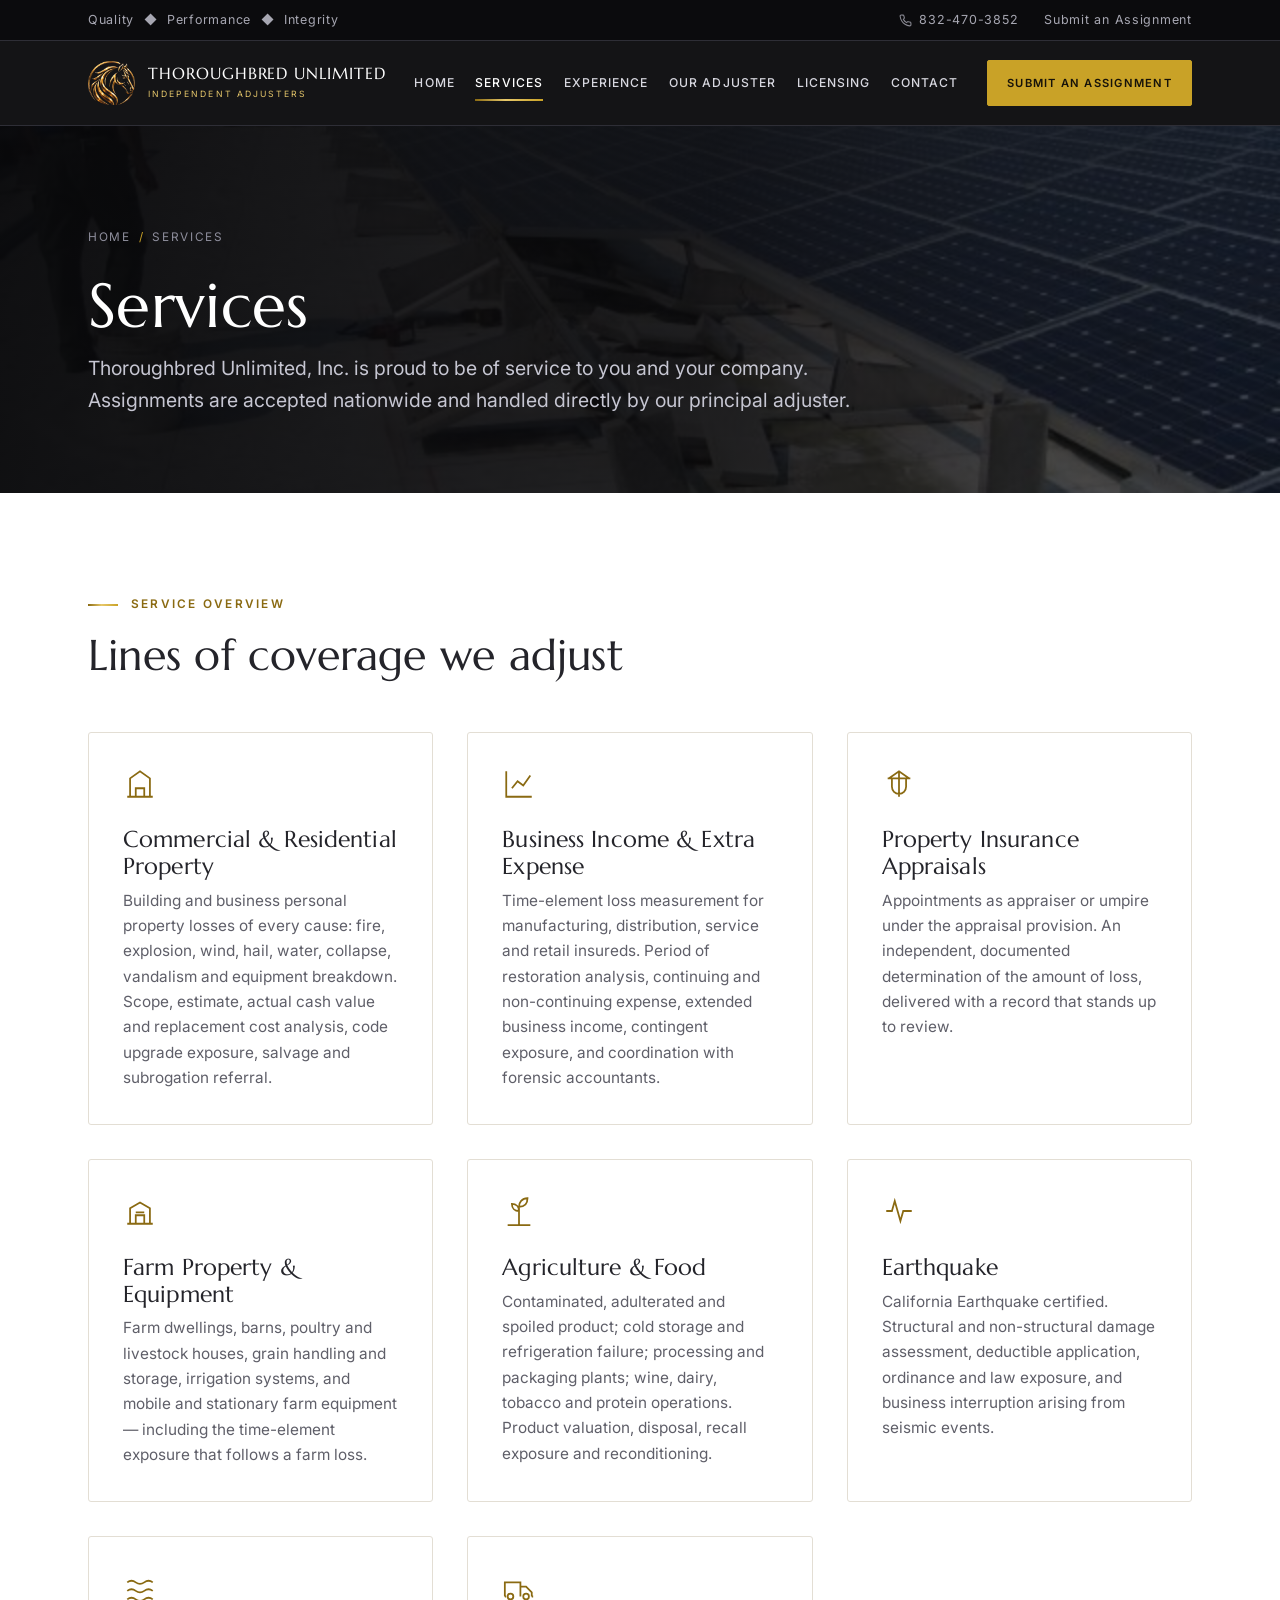
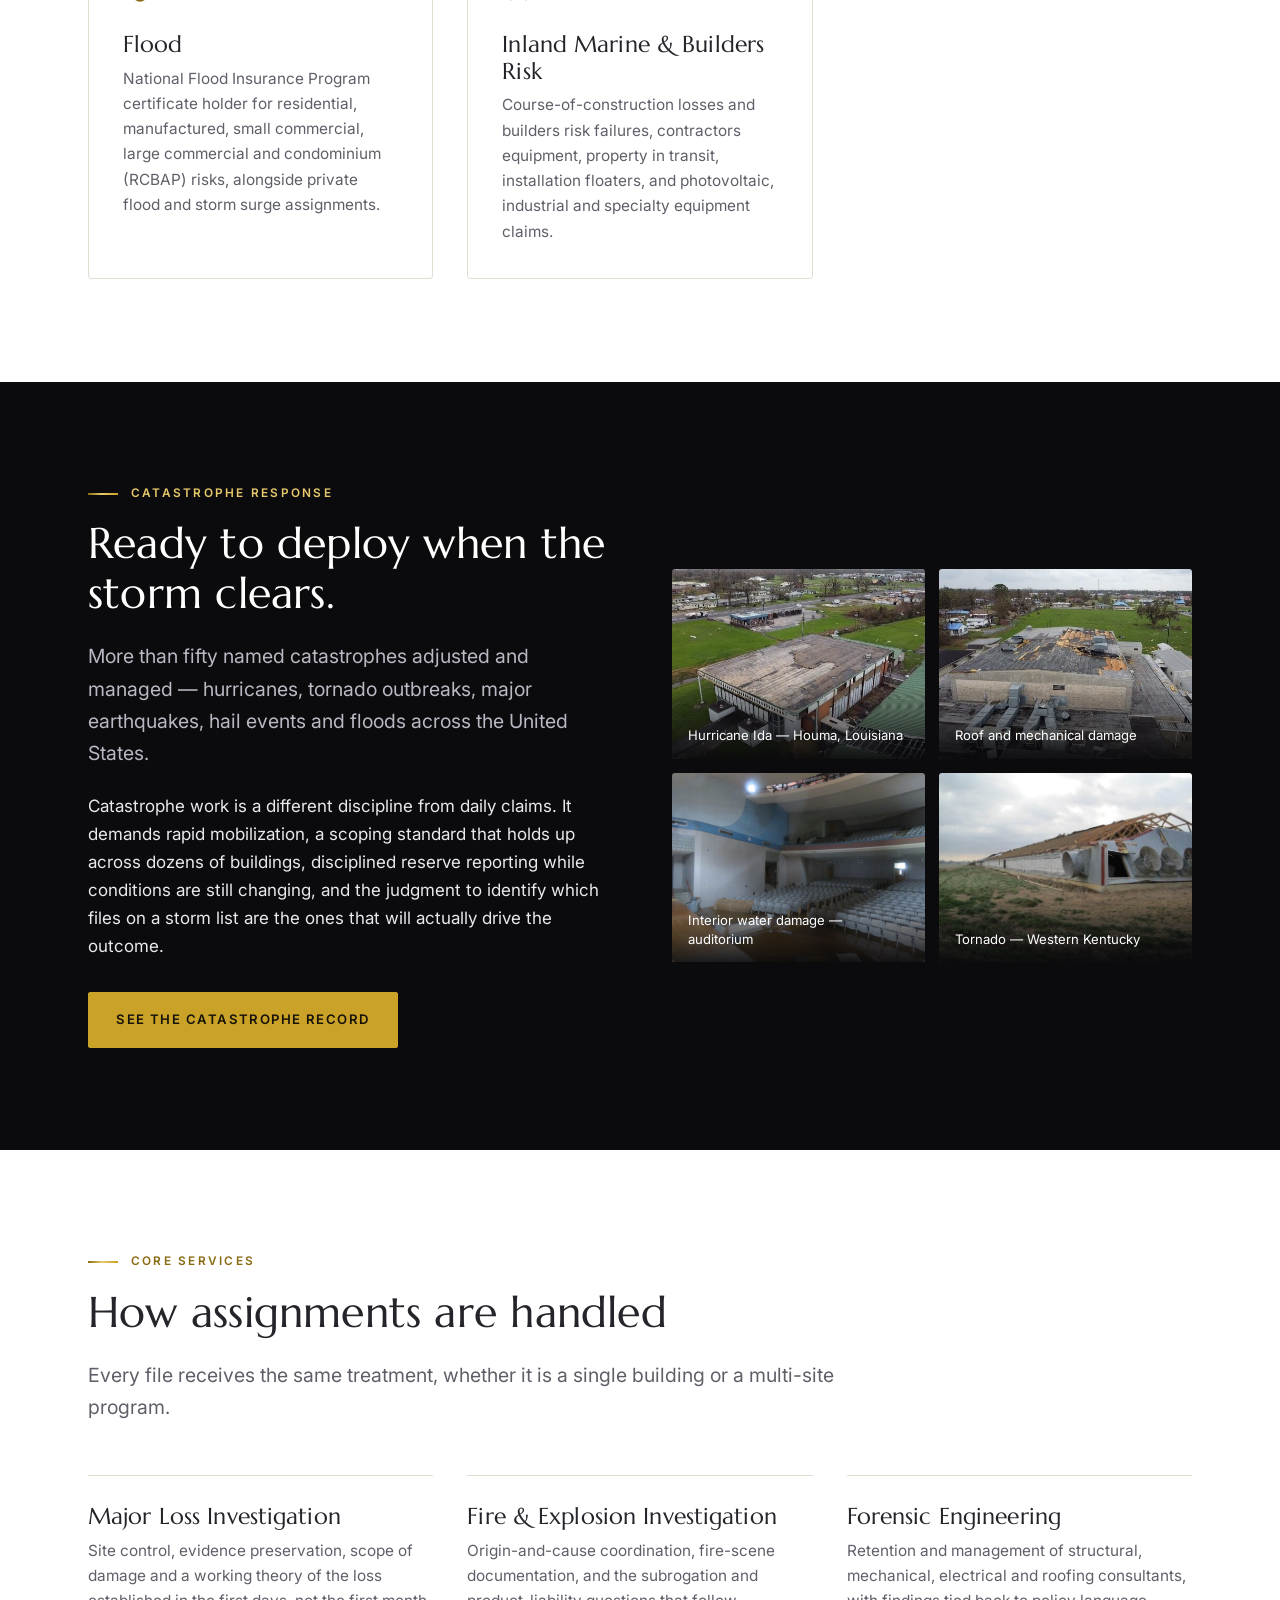
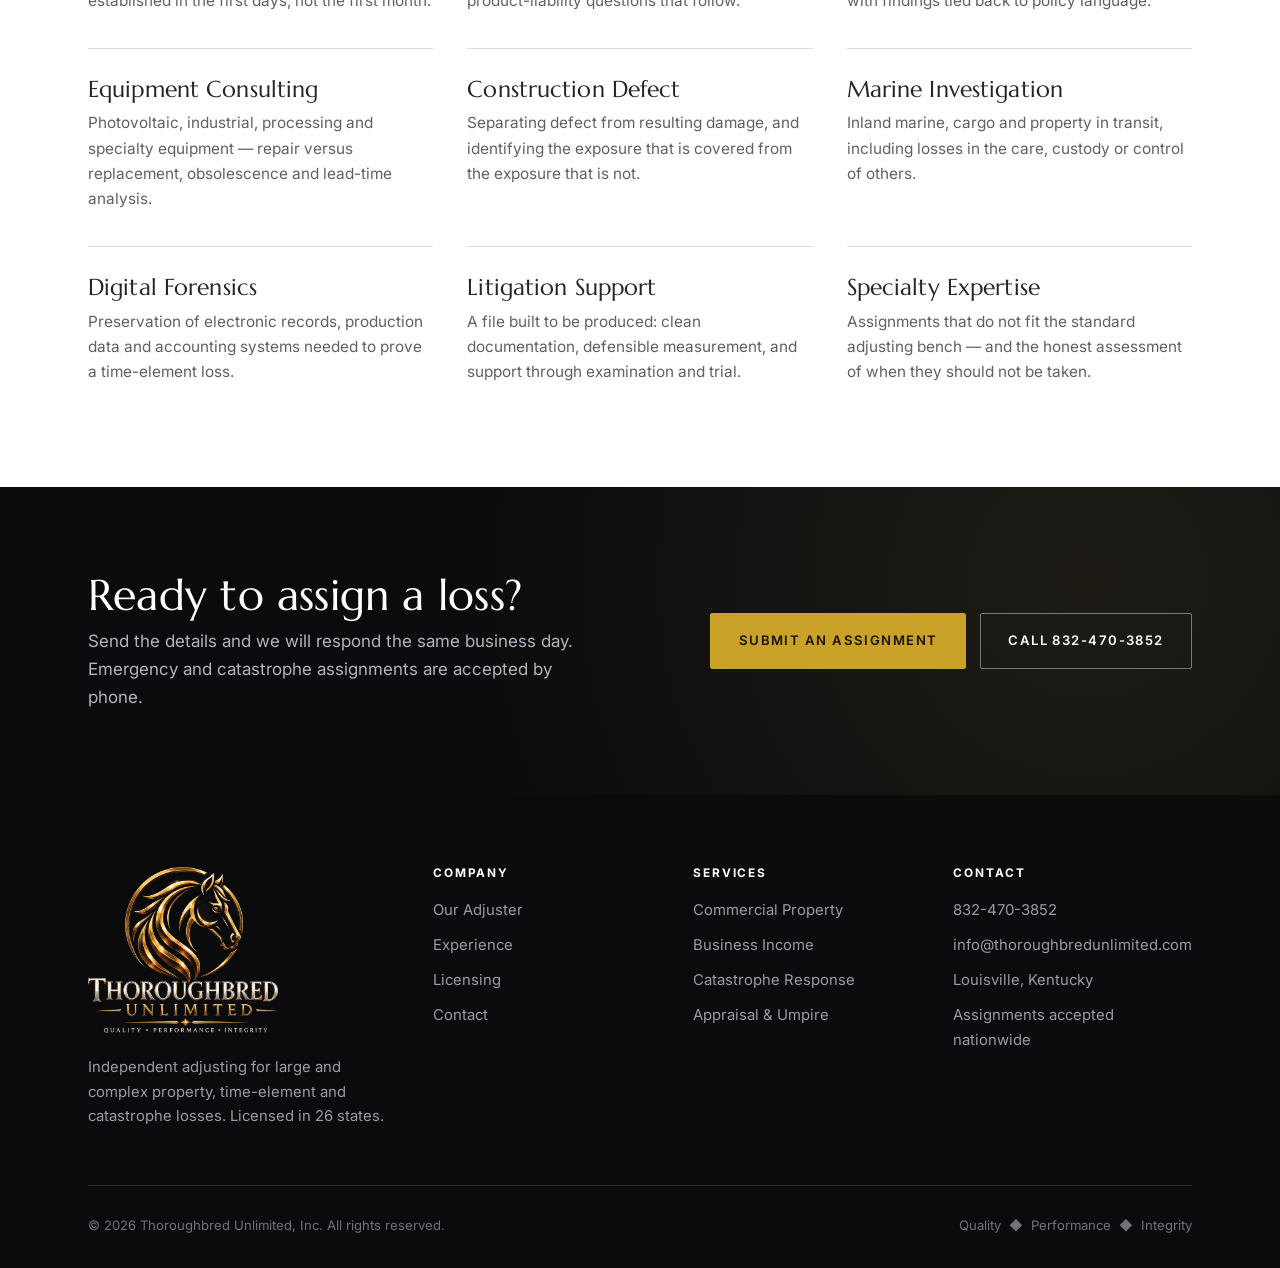
<file: services.html>
<!doctype html>
<html lang="en">
<head>
<meta charset="utf-8">
<meta name="viewport" content="width=device-width, initial-scale=1">
<meta name="robots" content="noindex, nofollow">
<title>Services — Thoroughbred Unlimited, Inc.</title>
<meta name="description" content="Independent adjusting services: commercial and residential property, business income and extra expense, catastrophe response, inland marine and builders risk, agriculture and food, appraisal and umpire.">
<link rel="icon" href="assets/img/favicon-32.png" sizes="32x32">
<link rel="apple-touch-icon" href="assets/img/apple-touch-icon.png">
<link rel="preconnect" href="https://fonts.googleapis.com">
<link rel="preconnect" href="https://fonts.gstatic.com" crossorigin>
<link href="https://fonts.googleapis.com/css2?family=Inter:wght@400;500;600;700&family=Marcellus&display=swap" rel="stylesheet">
<link rel="stylesheet" href="assets/css/styles.css">
</head>
<body>
<a class="skip-link" href="#main">Skip to content</a>

<div class="topbar">
  <div class="shell">
    <span class="topbar-tag">Quality &nbsp;◆&nbsp; Performance &nbsp;◆&nbsp; Integrity</span>
    <div class="topbar-links">
      <a href="tel:+18324703852">
        <svg viewBox="0 0 24 24" fill="none" stroke="currentColor" stroke-width="2" aria-hidden="true"><path d="M22 16.9v3a2 2 0 0 1-2.2 2 19.8 19.8 0 0 1-8.6-3.1 19.5 19.5 0 0 1-6-6A19.8 19.8 0 0 1 2.1 4.2 2 2 0 0 1 4.1 2h3a2 2 0 0 1 2 1.7c.1 1 .4 1.9.7 2.8a2 2 0 0 1-.5 2.1L8.1 9.9a16 16 0 0 0 6 6l1.3-1.3a2 2 0 0 1 2.1-.4c.9.3 1.8.6 2.8.7a2 2 0 0 1 1.7 2z"/></svg>
        832-470-3852
      </a>
      <a href="contact.html">Submit an Assignment</a>
    </div>
  </div>
</div>

<header class="site-header">
  <div class="shell">
    <a class="brand" href="index.html">
      <img src="assets/img/logo-mark.png" alt="Thoroughbred Unlimited">
      <span class="brand-text">
        <span class="brand-name">Thoroughbred Unlimited</span>
        <span class="brand-sub">Independent Adjusters</span>
      </span>
    </a>
    <nav class="nav" id="primary-nav" aria-label="Primary">
      <a href="index.html">Home</a>
      <a href="services.html" aria-current="page">Services</a>
      <a href="experience.html">Experience</a>
      <a href="about.html">Our Adjuster</a>
      <a href="licensing.html">Licensing</a>
      <a href="contact.html">Contact</a>
      <a class="btn btn--gold" href="contact.html">Submit an Assignment</a>
    </nav>
    <div class="header-cta">
      <a class="btn btn--gold" href="contact.html">Submit an Assignment</a>
    </div>
    <button class="nav-toggle" type="button" aria-expanded="false" aria-controls="primary-nav" aria-label="Toggle navigation">
      <span></span><span></span><span></span>
    </button>
  </div>
</header>

<main id="main">

  <section class="page-hero">
    <div class="page-hero__media"><img src="assets/img/photovoltaic.jpg" alt="Rooftop photovoltaic array under inspection"></div>
    <div class="shell">
      <p class="breadcrumb"><a href="index.html">Home</a><span>/</span>Services</p>
      <h1>Services</h1>
      <p class="lede">Thoroughbred Unlimited, Inc. is proud to be of service to you and your company. Assignments are accepted nationwide and handled directly by our principal adjuster.</p>
    </div>
  </section>

  <section class="section">
    <div class="shell">
      <div class="section-head reveal">
        <p class="eyebrow">Service Overview</p>
        <h2>Lines of coverage we adjust</h2>
      </div>

      <div class="grid grid--2">
        <div id="property" class="card reveal">
          <div class="card__icon"><svg viewBox="0 0 24 24" fill="none" stroke="currentColor" aria-hidden="true"><path d="M3 21h18M5 21V8l7-5 7 5v13M9 21v-6h6v6"/></svg></div>
          <h3>Commercial &amp; Residential Property</h3>
          <p>Building and business personal property losses of every cause: fire, explosion, wind, hail, water, collapse, vandalism and equipment breakdown. Scope, estimate, actual cash value and replacement cost analysis, code upgrade exposure, salvage and subrogation referral.</p>
        </div>

        <div id="time-element" class="card reveal">
          <div class="card__icon"><svg viewBox="0 0 24 24" fill="none" stroke="currentColor" aria-hidden="true"><path d="M3 3v18h18M7 15l4-5 4 3 5-7"/></svg></div>
          <h3>Business Income &amp; Extra Expense</h3>
          <p>Time-element loss measurement for manufacturing, distribution, service and retail insureds. Period of restoration analysis, continuing and non-continuing expense, extended business income, contingent exposure, and coordination with forensic accountants.</p>
        </div>

        <div id="appraisal" class="card reveal">
          <div class="card__icon"><svg viewBox="0 0 24 24" fill="none" stroke="currentColor" aria-hidden="true"><path d="M12 3v18M5 8l7-5 7 5M4 8h16M7 8v6a5 5 0 0 0 10 0V8"/></svg></div>
          <h3>Property Insurance Appraisals</h3>
          <p>Appointments as appraiser or umpire under the appraisal provision. An independent, documented determination of the amount of loss, delivered with a record that stands up to review.</p>
        </div>

        <div class="card reveal">
          <div class="card__icon"><svg viewBox="0 0 24 24" fill="none" stroke="currentColor" aria-hidden="true"><path d="M3 21h18M5 21V10l7-4 7 4v11M9 21v-6h6v6M9 13h6"/></svg></div>
          <h3>Farm Property &amp; Equipment</h3>
          <p>Farm dwellings, barns, poultry and livestock houses, grain handling and storage, irrigation systems, and mobile and stationary farm equipment &mdash; including the time-element exposure that follows a farm loss.</p>
        </div>

        <div class="card reveal">
          <div class="card__icon"><svg viewBox="0 0 24 24" fill="none" stroke="currentColor" aria-hidden="true"><path d="M12 22V9M12 9c0-3 2-6 6-6 0 4-2 6-6 6zM12 12c0-3-2-5-5-5 0 3 2 5 5 5zM4 22h16"/></svg></div>
          <h3>Agriculture &amp; Food</h3>
          <p>Contaminated, adulterated and spoiled product; cold storage and refrigeration failure; processing and packaging plants; wine, dairy, tobacco and protein operations. Product valuation, disposal, recall exposure and reconditioning.</p>
        </div>

        <div class="card reveal">
          <div class="card__icon"><svg viewBox="0 0 24 24" fill="none" stroke="currentColor" aria-hidden="true"><path d="M3 12h4l2-7 4 14 2-7h6"/></svg></div>
          <h3>Earthquake</h3>
          <p>California Earthquake certified. Structural and non-structural damage assessment, deductible application, ordinance and law exposure, and business interruption arising from seismic events.</p>
        </div>

        <div class="card reveal">
          <div class="card__icon"><svg viewBox="0 0 24 24" fill="none" stroke="currentColor" aria-hidden="true"><path d="M3 8c2-1.5 4-1.5 6 0s4 1.5 6 0 4-1.5 6 0M3 14c2-1.5 4-1.5 6 0s4 1.5 6 0 4-1.5 6 0M3 20c2-1.5 4-1.5 6 0s4 1.5 6 0 4-1.5 6 0"/></svg></div>
          <h3>Flood</h3>
          <p>National Flood Insurance Program certificate holder for residential, manufactured, small commercial, large commercial and condominium (RCBAP) risks, alongside private flood and storm surge assignments.</p>
        </div>

        <div class="card reveal">
          <div class="card__icon"><svg viewBox="0 0 24 24" fill="none" stroke="currentColor" aria-hidden="true"><path d="M2 18V8h11v10M13 11h4l4 4v3M2 18h1m18 0h1"/><circle cx="6" cy="18" r="2"/><circle cx="17" cy="18" r="2"/></svg></div>
          <h3>Inland Marine &amp; Builders Risk</h3>
          <p>Course-of-construction losses and builders risk failures, contractors equipment, property in transit, installation floaters, and photovoltaic, industrial and specialty equipment claims.</p>
        </div>
      </div>
    </div>
  </section>

  <section class="section section--ink" id="catastrophe">
    <div class="shell">
      <div class="split">
        <div class="reveal">
          <p class="eyebrow">Catastrophe Response</p>
          <h2>Ready to deploy when the storm clears.</h2>
          <p class="lede">More than fifty named catastrophes adjusted and managed &mdash; hurricanes, tornado outbreaks, major earthquakes, hail events and floods across the United States.</p>
          <p>Catastrophe work is a different discipline from daily claims. It demands rapid mobilization, a scoping standard that holds up across dozens of buildings, disciplined reserve reporting while conditions are still changing, and the judgment to identify which files on a storm list are the ones that will actually drive the outcome.</p>
          <div class="btn-row">
            <a class="btn btn--gold" href="experience.html#catastrophe-record">See the catastrophe record</a>
          </div>
        </div>
        <div class="reveal">
          <div class="gallery gallery--pair">
            <figure><img src="assets/img/cat-ida-01.jpg" alt="Aerial view of hurricane roof damage" loading="lazy"><figcaption>Hurricane Ida &mdash; Houma, Louisiana</figcaption></figure>
            <figure><img src="assets/img/cat-ida-02.jpg" alt="Aerial view of mechanical units on a storm-damaged roof" loading="lazy"><figcaption>Roof and mechanical damage</figcaption></figure>
            <figure><img src="assets/img/cat-ida-auditorium.jpg" alt="Water-damaged school auditorium interior" loading="lazy"><figcaption>Interior water damage &mdash; auditorium</figcaption></figure>
            <figure><img src="assets/img/poultry-tornado.jpg" alt="Tornado-damaged poultry house" loading="lazy"><figcaption>Tornado &mdash; Western Kentucky</figcaption></figure>
          </div>
        </div>
      </div>
    </div>
  </section>

  <section class="section">
    <div class="shell">
      <div class="section-head reveal">
        <p class="eyebrow">Core Services</p>
        <h2>How assignments are handled</h2>
        <p class="lede">Every file receives the same treatment, whether it is a single building or a multi-site program.</p>
      </div>

      <div class="grid grid--3">
        <div class="card card--flat reveal"><h3>Major Loss Investigation</h3><p>Site control, evidence preservation, scope of damage and a working theory of the loss established in the first days, not the first month.</p></div>
        <div class="card card--flat reveal"><h3>Fire &amp; Explosion Investigation</h3><p>Origin-and-cause coordination, fire-scene documentation, and the subrogation and product-liability questions that follow.</p></div>
        <div class="card card--flat reveal"><h3>Forensic Engineering</h3><p>Retention and management of structural, mechanical, electrical and roofing consultants, with findings tied back to policy language.</p></div>
        <div class="card card--flat reveal"><h3>Equipment Consulting</h3><p>Photovoltaic, industrial, processing and specialty equipment &mdash; repair versus replacement, obsolescence and lead-time analysis.</p></div>
        <div class="card card--flat reveal"><h3>Construction Defect</h3><p>Separating defect from resulting damage, and identifying the exposure that is covered from the exposure that is not.</p></div>
        <div class="card card--flat reveal"><h3>Marine Investigation</h3><p>Inland marine, cargo and property in transit, including losses in the care, custody or control of others.</p></div>
        <div class="card card--flat reveal"><h3>Digital Forensics</h3><p>Preservation of electronic records, production data and accounting systems needed to prove a time-element loss.</p></div>
        <div class="card card--flat reveal"><h3>Litigation Support</h3><p>A file built to be produced: clean documentation, defensible measurement, and support through examination and trial.</p></div>
        <div class="card card--flat reveal"><h3>Specialty Expertise</h3><p>Assignments that do not fit the standard adjusting bench &mdash; and the honest assessment of when they should not be taken.</p></div>
      </div>
    </div>
  </section>

  <section class="cta-band">
    <div class="shell">
      <div>
        <h2>Ready to assign a loss?</h2>
        <p>Send the details and we will respond the same business day. Emergency and catastrophe assignments are accepted by phone.</p>
      </div>
      <div class="btn-row" style="margin:0">
        <a class="btn btn--gold" href="contact.html">Submit an Assignment</a>
        <a class="btn btn--ghost" href="tel:+18324703852">Call 832-470-3852</a>
      </div>
    </div>
  </section>

</main>

<footer class="site-footer">
  <div class="shell">
    <div class="footer-grid">
      <div>
        <img class="footer-logo" src="assets/img/logo-full.png" alt="Thoroughbred Unlimited, Inc.">
        <p>Independent adjusting for large and complex property, time-element and catastrophe losses. Licensed in 26 states.</p>
      </div>
      <div>
        <h4>Company</h4>
        <ul>
          <li><a href="about.html">Our Adjuster</a></li>
          <li><a href="experience.html">Experience</a></li>
          <li><a href="licensing.html">Licensing</a></li>
          <li><a href="contact.html">Contact</a></li>
        </ul>
      </div>
      <div>
        <h4>Services</h4>
        <ul>
          <li><a href="services.html#property">Commercial Property</a></li>
          <li><a href="services.html#time-element">Business Income</a></li>
          <li><a href="services.html#catastrophe">Catastrophe Response</a></li>
          <li><a href="services.html#appraisal">Appraisal &amp; Umpire</a></li>
        </ul>
      </div>
      <div>
        <h4>Contact</h4>
        <ul>
          <li><a href="tel:+18324703852">832-470-3852</a></li>
          <li><a href="mailto:info@thoroughbredunlimited.com">info@thoroughbredunlimited.com</a></li>
          <li>Louisville, Kentucky</li>
          <li>Assignments accepted nationwide</li>
        </ul>
      </div>
    </div>
    <div class="footer-bottom">
      <span>&copy; <span id="year">2026</span> Thoroughbred Unlimited, Inc. All rights reserved.</span>
      <span>Quality &nbsp;◆&nbsp; Performance &nbsp;◆&nbsp; Integrity</span>
    </div>
  </div>
</footer>

<script src="assets/js/main.js"></script>
<script>document.getElementById('year').textContent = new Date().getFullYear();</script>
</body>
</html>
</file>
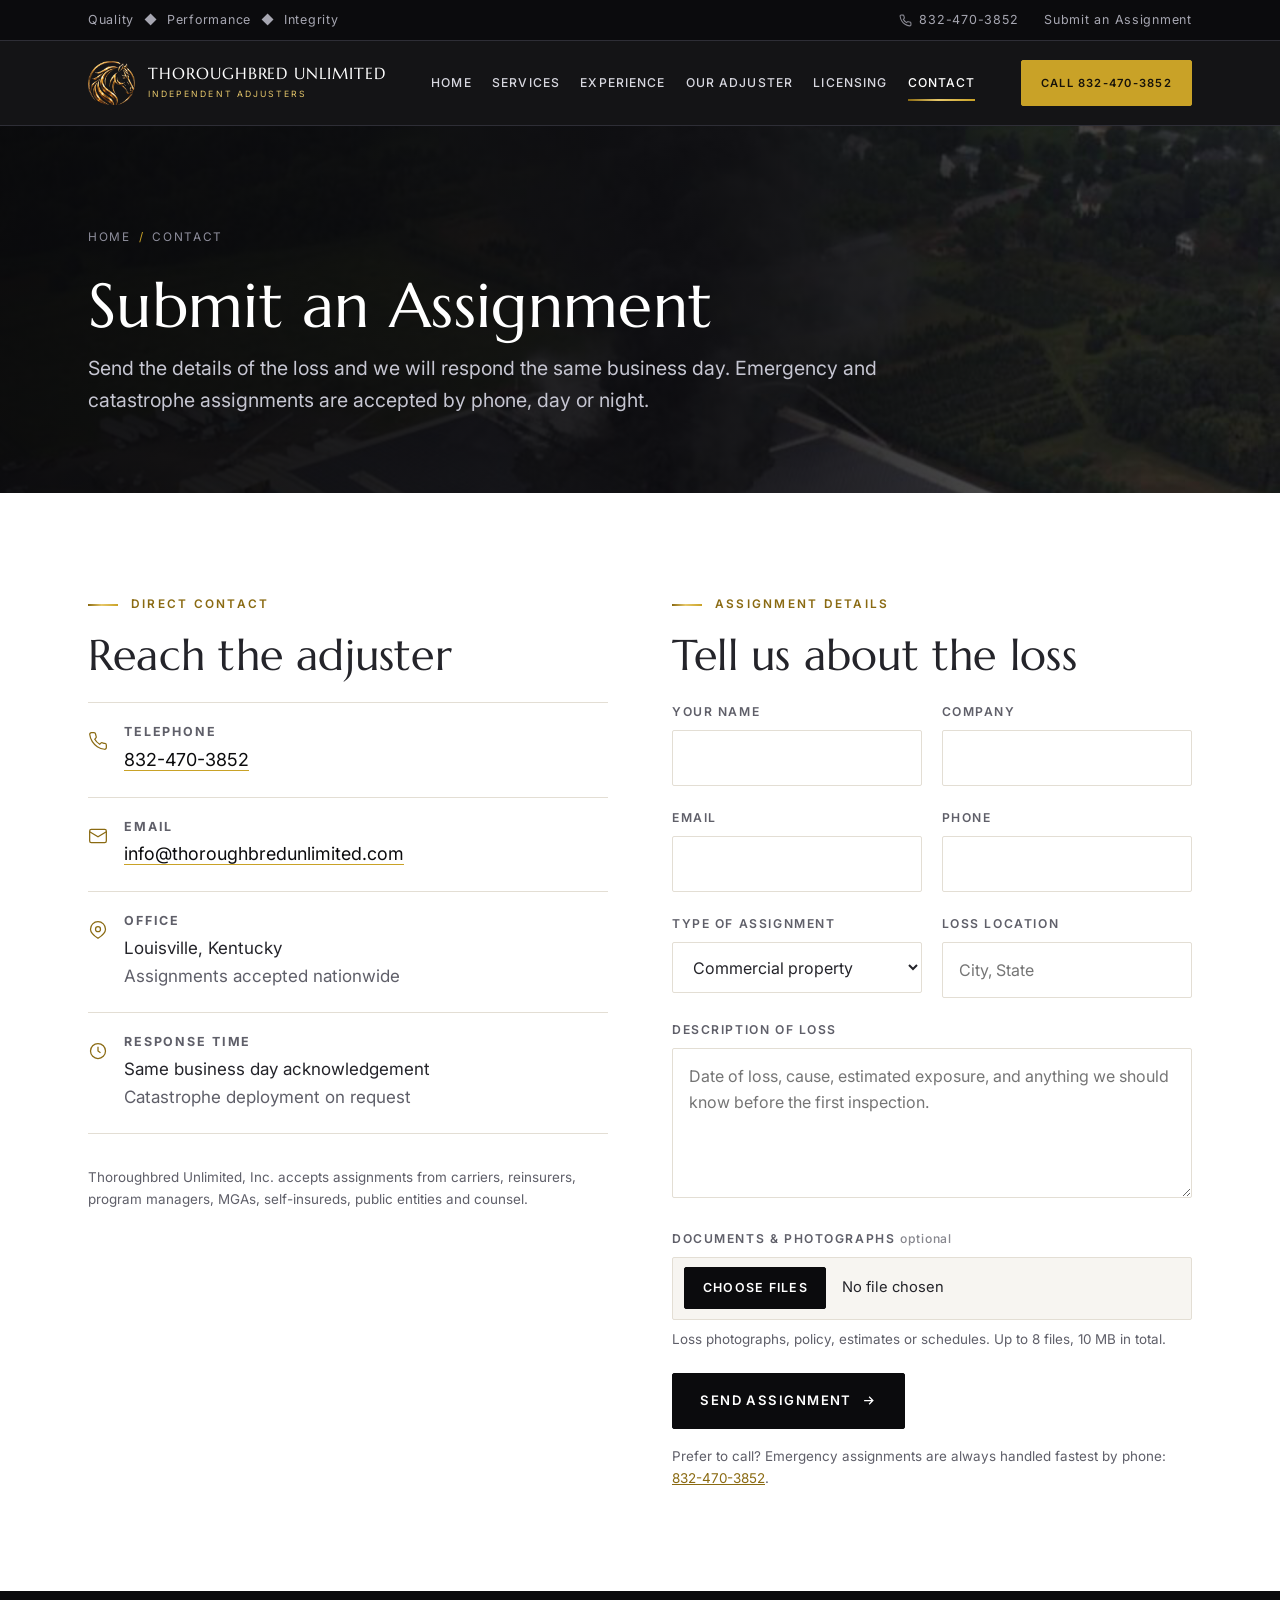
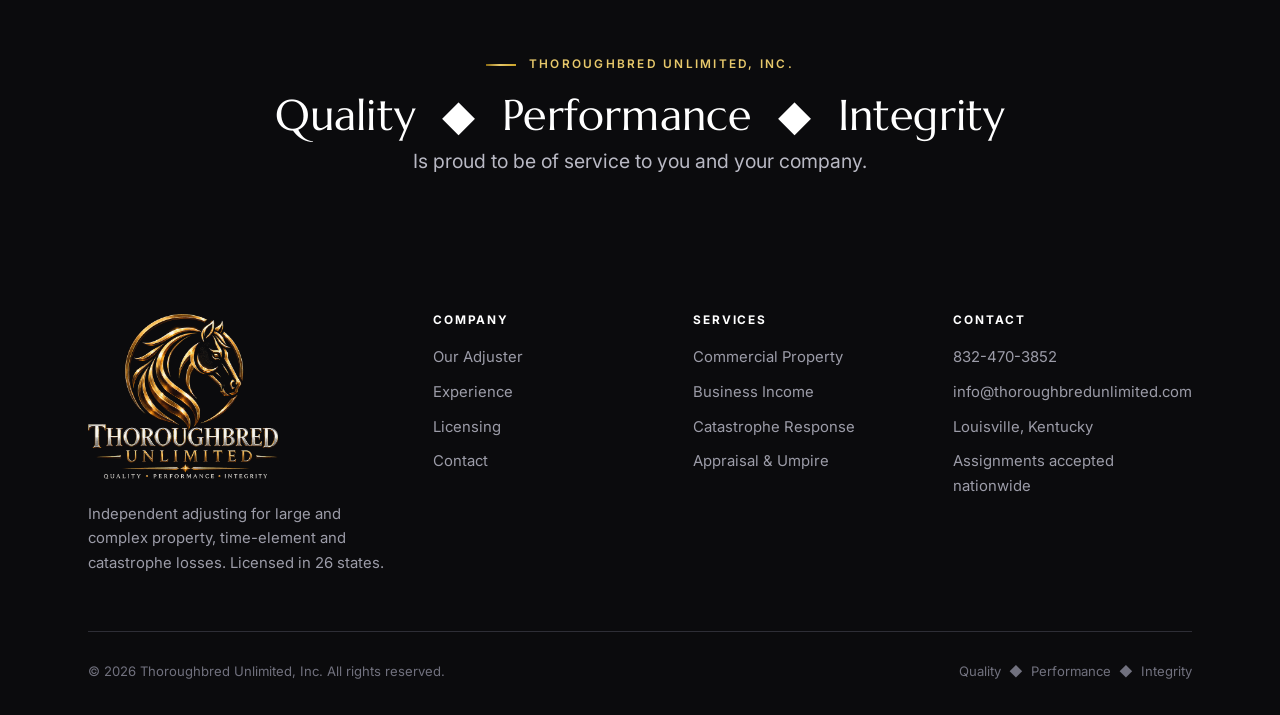
<file: site/contact.html>
<!doctype html>
<html lang="en">
<head>
<meta charset="utf-8">
<meta name="viewport" content="width=device-width, initial-scale=1">
<meta name="robots" content="noindex, nofollow">
<title>Contact &amp; Assignments — Thoroughbred Unlimited, Inc.</title>
<meta name="description" content="Submit an assignment to Thoroughbred Unlimited, Inc. Emergency and catastrophe assignments accepted by phone. Louisville, Kentucky — nationwide service.">
<link rel="icon" href="assets/img/favicon-32.png" sizes="32x32">
<link rel="apple-touch-icon" href="assets/img/apple-touch-icon.png">
<link rel="preconnect" href="https://fonts.googleapis.com">
<link rel="preconnect" href="https://fonts.gstatic.com" crossorigin>
<link href="https://fonts.googleapis.com/css2?family=Inter:wght@400;500;600;700&family=Marcellus&display=swap" rel="stylesheet">
<link rel="stylesheet" href="assets/css/styles.css">
</head>
<body>
<a class="skip-link" href="#main">Skip to content</a>

<div class="topbar">
  <div class="shell">
    <span class="topbar-tag">Quality &nbsp;◆&nbsp; Performance &nbsp;◆&nbsp; Integrity</span>
    <div class="topbar-links">
      <a href="tel:+18324703852">
        <svg viewBox="0 0 24 24" fill="none" stroke="currentColor" stroke-width="2" aria-hidden="true"><path d="M22 16.9v3a2 2 0 0 1-2.2 2 19.8 19.8 0 0 1-8.6-3.1 19.5 19.5 0 0 1-6-6A19.8 19.8 0 0 1 2.1 4.2 2 2 0 0 1 4.1 2h3a2 2 0 0 1 2 1.7c.1 1 .4 1.9.7 2.8a2 2 0 0 1-.5 2.1L8.1 9.9a16 16 0 0 0 6 6l1.3-1.3a2 2 0 0 1 2.1-.4c.9.3 1.8.6 2.8.7a2 2 0 0 1 1.7 2z"/></svg>
        832-470-3852
      </a>
      <a href="contact.html">Submit an Assignment</a>
    </div>
  </div>
</div>

<header class="site-header">
  <div class="shell">
    <a class="brand" href="index.html">
      <img src="assets/img/logo-mark.png" alt="Thoroughbred Unlimited">
      <span class="brand-text">
        <span class="brand-name">Thoroughbred Unlimited</span>
        <span class="brand-sub">Independent Adjusters</span>
      </span>
    </a>
    <nav class="nav" id="primary-nav" aria-label="Primary">
      <a href="index.html">Home</a>
      <a href="services.html">Services</a>
      <a href="experience.html">Experience</a>
      <a href="about.html">Our Adjuster</a>
      <a href="licensing.html">Licensing</a>
      <a href="contact.html" aria-current="page">Contact</a>
      <a class="btn btn--gold" href="contact.html">Submit an Assignment</a>
    </nav>
    <div class="header-cta">
      <a class="btn btn--gold" href="tel:+18324703852">Call 832-470-3852</a>
    </div>
    <button class="nav-toggle" type="button" aria-expanded="false" aria-controls="primary-nav" aria-label="Toggle navigation">
      <span></span><span></span><span></span>
    </button>
  </div>
</header>

<main id="main">

  <section class="page-hero">
    <div class="page-hero__media"><img src="assets/img/cs-delanco-aerial.jpg" alt="Aerial view of a large loss in progress"></div>
    <div class="shell">
      <p class="breadcrumb"><a href="index.html">Home</a><span>/</span>Contact</p>
      <h1>Submit an Assignment</h1>
      <p class="lede">Send the details of the loss and we will respond the same business day. Emergency and catastrophe assignments are accepted by phone, day or night.</p>
    </div>
  </section>

  <section class="section">
    <div class="shell">
      <div class="contact-grid">

        <div class="reveal">
          <p class="eyebrow">Direct Contact</p>
          <h2>Reach the adjuster</h2>

          <div class="contact-item">
            <svg viewBox="0 0 24 24" fill="none" stroke="currentColor" aria-hidden="true"><path d="M22 16.9v3a2 2 0 0 1-2.2 2 19.8 19.8 0 0 1-8.6-3.1 19.5 19.5 0 0 1-6-6A19.8 19.8 0 0 1 2.1 4.2 2 2 0 0 1 4.1 2h3a2 2 0 0 1 2 1.7c.1 1 .4 1.9.7 2.8a2 2 0 0 1-.5 2.1L8.1 9.9a16 16 0 0 0 6 6l1.3-1.3a2 2 0 0 1 2.1-.4c.9.3 1.8.6 2.8.7a2 2 0 0 1 1.7 2z"/></svg>
            <div>
              <h3>Telephone</h3>
              <a href="tel:+18324703852">832-470-3852</a>
            </div>
          </div>

          <div class="contact-item">
            <svg viewBox="0 0 24 24" fill="none" stroke="currentColor" aria-hidden="true"><rect x="2" y="4" width="20" height="16" rx="2"/><path d="m2 7 10 6 10-6"/></svg>
            <div>
              <h3>Email</h3>
              <a href="mailto:info@thoroughbredunlimited.com">info@thoroughbredunlimited.com</a>
            </div>
          </div>

          <div class="contact-item">
            <svg viewBox="0 0 24 24" fill="none" stroke="currentColor" aria-hidden="true"><path d="M12 2a9 9 0 0 1 9 9c0 5-9 11-9 11S3 16 3 11a9 9 0 0 1 9-9z"/><circle cx="12" cy="11" r="3"/></svg>
            <div>
              <h3>Office</h3>
              <p style="margin:0">Louisville, Kentucky<br><span class="muted">Assignments accepted nationwide</span></p>
            </div>
          </div>

          <div class="contact-item">
            <svg viewBox="0 0 24 24" fill="none" stroke="currentColor" aria-hidden="true"><circle cx="12" cy="12" r="9"/><path d="M12 7v5l3 2"/></svg>
            <div>
              <h3>Response Time</h3>
              <p style="margin:0">Same business day acknowledgement<br><span class="muted">Catastrophe deployment on request</span></p>
            </div>
          </div>

          <p class="form-note" style="margin-top:2rem">Thoroughbred Unlimited, Inc. accepts assignments from carriers, reinsurers, program managers, MGAs, self-insureds, public entities and counsel.</p>
        </div>

        <div class="reveal">
          <p class="eyebrow">Assignment Details</p>
          <h2>Tell us about the loss</h2>

          <!--
            Posts to /send, a Cloudflare Pages Function (functions/send.js) that
            emails the details via Resend. Works with JavaScript turned off.
          -->
          <form id="assignment-form" action="/send" method="POST" enctype="multipart/form-data">
            <!-- Honeypot: hidden from people, filled in by most bots. Not a real field. -->
            <div class="hp" aria-hidden="true">
              <label for="website">Website</label>
              <input type="text" id="website" name="website" tabindex="-1" autocomplete="off">
            </div>

            <div class="field-row">
              <div class="field">
                <label for="name">Your name</label>
                <input type="text" id="name" name="name" autocomplete="name" required>
              </div>
              <div class="field">
                <label for="company">Company</label>
                <input type="text" id="company" name="company" autocomplete="organization">
              </div>
            </div>

            <div class="field-row">
              <div class="field">
                <label for="email">Email</label>
                <input type="email" id="email" name="email" autocomplete="email" required>
              </div>
              <div class="field">
                <label for="phone">Phone</label>
                <input type="tel" id="phone" name="phone" autocomplete="tel">
              </div>
            </div>

            <div class="field-row">
              <div class="field">
                <label for="type">Type of assignment</label>
                <select id="type" name="type">
                  <option>Commercial property</option>
                  <option>Business income &amp; extra expense</option>
                  <option>Catastrophe response</option>
                  <option>Inland marine / builders risk</option>
                  <option>Agriculture, farm &amp; food</option>
                  <option>Appraisal or umpire appointment</option>
                  <option>Other</option>
                </select>
              </div>
              <div class="field">
                <label for="location">Loss location</label>
                <input type="text" id="location" name="location" placeholder="City, State">
              </div>
            </div>

            <div class="field">
              <label for="message">Description of loss</label>
              <textarea id="message" name="message" placeholder="Date of loss, cause, estimated exposure, and anything we should know before the first inspection." required></textarea>
            </div>

            <div class="field">
              <label for="documents">Documents &amp; photographs <span class="field-optional">optional</span></label>
              <input type="file" id="documents" name="documents" multiple
                     accept=".pdf,.jpg,.jpeg,.png,.gif,.webp,.heic,.heif,.doc,.docx,.xls,.xlsx,.txt,.csv">
              <p class="field-hint" id="documents-hint">Loss photographs, policy, estimates or schedules. Up to 8 files, 10&nbsp;MB in total.</p>
            </div>

            <button class="btn btn--dark" type="submit">Send assignment
              <svg viewBox="0 0 24 24" fill="none" stroke="currentColor" stroke-width="2" aria-hidden="true"><path d="M5 12h14M13 6l6 6-6 6"/></svg>
            </button>
            <p class="form-note" id="form-status" role="status">Prefer to call? Emergency assignments are always handled fastest by phone: <a href="tel:+18324703852" style="color:var(--gold-deep)">832-470-3852</a>.</p>
          </form>
        </div>

      </div>
    </div>
  </section>

  <section class="section section--ink section--tight">
    <div class="shell shell--narrow" style="text-align:center">
      <p class="eyebrow eyebrow--center">Thoroughbred Unlimited, Inc.</p>
      <h2 style="margin-bottom:.3rem">Quality &nbsp;◆&nbsp; Performance &nbsp;◆&nbsp; Integrity</h2>
      <p class="lede" style="margin-inline:auto">Is proud to be of service to you and your company.</p>
    </div>
  </section>

</main>

<footer class="site-footer">
  <div class="shell">
    <div class="footer-grid">
      <div>
        <img class="footer-logo" src="assets/img/logo-full.png" alt="Thoroughbred Unlimited, Inc.">
        <p>Independent adjusting for large and complex property, time-element and catastrophe losses. Licensed in 26 states.</p>
      </div>
      <div>
        <h4>Company</h4>
        <ul>
          <li><a href="about.html">Our Adjuster</a></li>
          <li><a href="experience.html">Experience</a></li>
          <li><a href="licensing.html">Licensing</a></li>
          <li><a href="contact.html">Contact</a></li>
        </ul>
      </div>
      <div>
        <h4>Services</h4>
        <ul>
          <li><a href="services.html#property">Commercial Property</a></li>
          <li><a href="services.html#time-element">Business Income</a></li>
          <li><a href="services.html#catastrophe">Catastrophe Response</a></li>
          <li><a href="services.html#appraisal">Appraisal &amp; Umpire</a></li>
        </ul>
      </div>
      <div>
        <h4>Contact</h4>
        <ul>
          <li><a href="tel:+18324703852">832-470-3852</a></li>
          <li><a href="mailto:info@thoroughbredunlimited.com">info@thoroughbredunlimited.com</a></li>
          <li>Louisville, Kentucky</li>
          <li>Assignments accepted nationwide</li>
        </ul>
      </div>
    </div>
    <div class="footer-bottom">
      <span>&copy; <span id="year">2026</span> Thoroughbred Unlimited, Inc. All rights reserved.</span>
      <span>Quality &nbsp;◆&nbsp; Performance &nbsp;◆&nbsp; Integrity</span>
    </div>
  </div>
</footer>

<script src="assets/js/main.js"></script>
<script>
document.getElementById('year').textContent = new Date().getFullYear();

/* Disable the submit button once the form is on its way, so an impatient
   double-click cannot send the same assignment twice. The form submits
   normally; this only guards against duplicates. */
(function () {
  var form = document.getElementById('assignment-form');
  if (!form) return;

  var files = document.getElementById('documents');
  var hint = document.getElementById('documents-hint');
  var DEFAULT_HINT = hint ? hint.textContent : '';
  var MAX_FILES = 8;
  var MAX_TOTAL = 10 * 1024 * 1024;

  /* Check attachments in the browser as well as on the server. The server is
     the authority, but without this the visitor uploads the whole payload
     before being told it was too big — painful on a phone at a loss site. */
  function attachmentProblem() {
    if (!files || !files.files || files.files.length === 0) return null;

    if (files.files.length > MAX_FILES) {
      return 'Please attach no more than ' + MAX_FILES + ' files. You selected ' +
             files.files.length + '.';
    }

    var total = 0;
    for (var i = 0; i < files.files.length; i++) total += files.files[i].size;

    if (total > MAX_TOTAL) {
      return 'Those files come to ' + (total / 1048576).toFixed(1) +
             'MB and the limit is 10MB in total. Remove the largest, or call ' +
             '832-470-3852 and we will arrange another way to receive them.';
    }

    return null;
  }

  function showProblem(text) {
    if (!hint) return;
    hint.textContent = text || DEFAULT_HINT;
    hint.classList.toggle('is-error', Boolean(text));
  }

  if (files) {
    files.addEventListener('change', function () {
      showProblem(attachmentProblem());
    });
  }

  form.addEventListener('submit', function (event) {
    var problem = attachmentProblem();
    if (problem) {
      event.preventDefault();
      showProblem(problem);
      if (files) files.focus();
      return;
    }

    var button = form.querySelector('button[type="submit"]');
    if (!button) return;

    // Uploads take a moment; say so rather than appearing to hang.
    window.setTimeout(function () {
      button.disabled = true;
      button.style.opacity = '.6';
      button.textContent = files && files.files && files.files.length
        ? 'Sending documents…'
        : 'Sending…';
    }, 0);
  });
})();
</script>
</body>
</html>
</file>
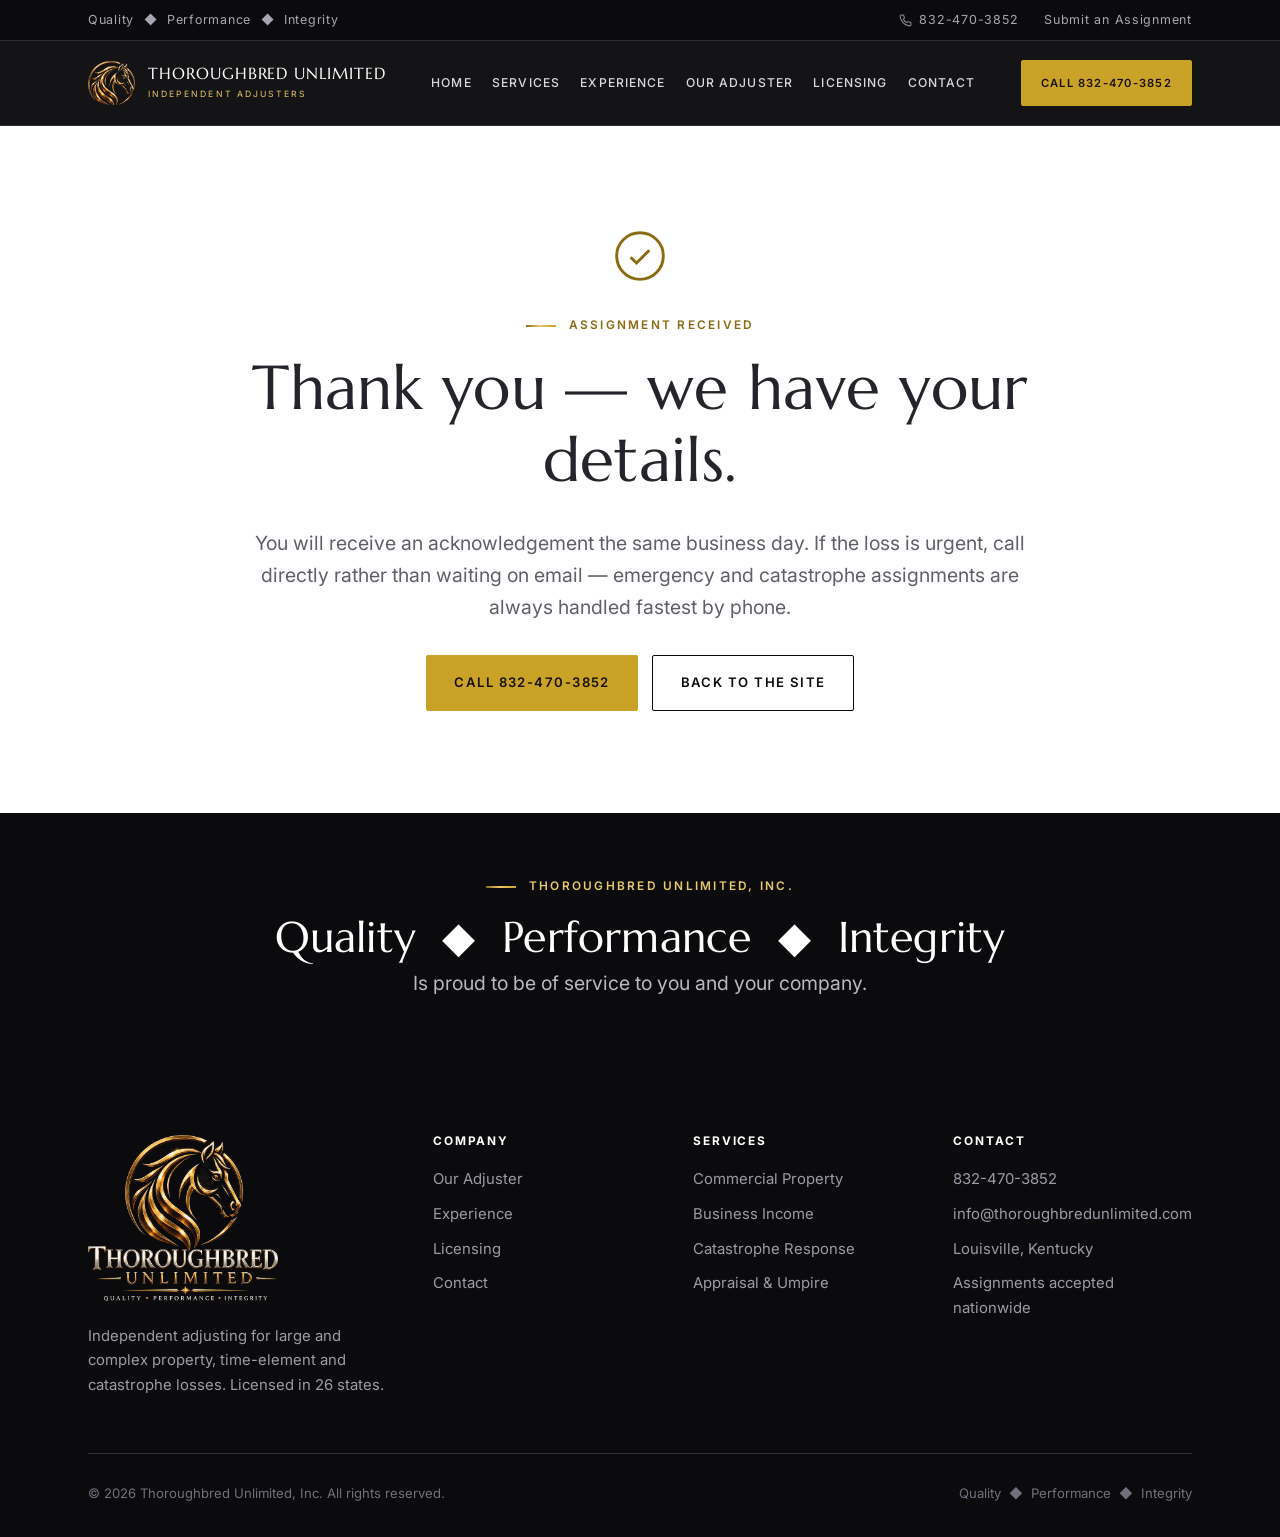
<file: site/thank-you.html>
<!doctype html>
<html lang="en">
<head>
<meta charset="utf-8">
<meta name="viewport" content="width=device-width, initial-scale=1">
<meta name="robots" content="noindex, nofollow">
<title>Assignment received — Thoroughbred Unlimited, Inc.</title>
<meta name="description" content="Your assignment details have been received by Thoroughbred Unlimited, Inc.">
<link rel="icon" href="assets/img/favicon-32.png" sizes="32x32">
<link rel="apple-touch-icon" href="assets/img/apple-touch-icon.png">
<link rel="preconnect" href="https://fonts.googleapis.com">
<link rel="preconnect" href="https://fonts.gstatic.com" crossorigin>
<link href="https://fonts.googleapis.com/css2?family=Inter:wght@400;500;600;700&family=Marcellus&display=swap" rel="stylesheet">
<link rel="stylesheet" href="assets/css/styles.css">
</head>
<body>
<a class="skip-link" href="#main">Skip to content</a>

<div class="topbar">
  <div class="shell">
    <span class="topbar-tag">Quality &nbsp;◆&nbsp; Performance &nbsp;◆&nbsp; Integrity</span>
    <div class="topbar-links">
      <a href="tel:+18324703852">
        <svg viewBox="0 0 24 24" fill="none" stroke="currentColor" stroke-width="2" aria-hidden="true"><path d="M22 16.9v3a2 2 0 0 1-2.2 2 19.8 19.8 0 0 1-8.6-3.1 19.5 19.5 0 0 1-6-6A19.8 19.8 0 0 1 2.1 4.2 2 2 0 0 1 4.1 2h3a2 2 0 0 1 2 1.7c.1 1 .4 1.9.7 2.8a2 2 0 0 1-.5 2.1L8.1 9.9a16 16 0 0 0 6 6l1.3-1.3a2 2 0 0 1 2.1-.4c.9.3 1.8.6 2.8.7a2 2 0 0 1 1.7 2z"/></svg>
        832-470-3852
      </a>
      <a href="contact.html">Submit an Assignment</a>
    </div>
  </div>
</div>

<header class="site-header">
  <div class="shell">
    <a class="brand" href="index.html">
      <img src="assets/img/logo-mark.png" alt="Thoroughbred Unlimited">
      <span class="brand-text">
        <span class="brand-name">Thoroughbred Unlimited</span>
        <span class="brand-sub">Independent Adjusters</span>
      </span>
    </a>
    <nav class="nav" id="primary-nav" aria-label="Primary">
      <a href="index.html">Home</a>
      <a href="services.html">Services</a>
      <a href="experience.html">Experience</a>
      <a href="about.html">Our Adjuster</a>
      <a href="licensing.html">Licensing</a>
      <a href="contact.html">Contact</a>
      <a class="btn btn--gold" href="contact.html">Submit an Assignment</a>
    </nav>
    <div class="header-cta">
      <a class="btn btn--gold" href="tel:+18324703852">Call 832-470-3852</a>
    </div>
    <button class="nav-toggle" type="button" aria-expanded="false" aria-controls="primary-nav" aria-label="Toggle navigation">
      <span></span><span></span><span></span>
    </button>
  </div>
</header>

<main id="main">

  <section class="section">
    <div class="shell shell--narrow" style="text-align:center">
      <div style="color:var(--gold-deep);margin-bottom:1.5rem">
        <svg viewBox="0 0 24 24" fill="none" stroke="currentColor" stroke-width="1.25" style="width:56px;height:56px" aria-hidden="true"><circle cx="12" cy="12" r="10"/><path d="m8 12.5 2.5 2.5L16 9.5"/></svg>
      </div>
      <p class="eyebrow eyebrow--center">Assignment Received</p>
      <h1>Thank you &mdash; we have your details.</h1>
      <p class="lede" style="margin-inline:auto">You will receive an acknowledgement the same business day. If the loss is urgent, call directly rather than waiting on email &mdash; emergency and catastrophe assignments are always handled fastest by phone.</p>
      <div class="btn-row" style="justify-content:center">
        <a class="btn btn--gold" href="tel:+18324703852">Call 832-470-3852</a>
        <a class="btn btn--outline" href="index.html">Back to the site</a>
      </div>
    </div>
  </section>

  <section class="section section--ink section--tight">
    <div class="shell shell--narrow" style="text-align:center">
      <p class="eyebrow eyebrow--center">Thoroughbred Unlimited, Inc.</p>
      <h2 style="margin-bottom:.3rem">Quality &nbsp;◆&nbsp; Performance &nbsp;◆&nbsp; Integrity</h2>
      <p class="lede" style="margin-inline:auto">Is proud to be of service to you and your company.</p>
    </div>
  </section>

</main>

<footer class="site-footer">
  <div class="shell">
    <div class="footer-grid">
      <div>
        <img class="footer-logo" src="assets/img/logo-full.png" alt="Thoroughbred Unlimited, Inc.">
        <p>Independent adjusting for large and complex property, time-element and catastrophe losses. Licensed in 26 states.</p>
      </div>
      <div>
        <h4>Company</h4>
        <ul>
          <li><a href="about.html">Our Adjuster</a></li>
          <li><a href="experience.html">Experience</a></li>
          <li><a href="licensing.html">Licensing</a></li>
          <li><a href="contact.html">Contact</a></li>
        </ul>
      </div>
      <div>
        <h4>Services</h4>
        <ul>
          <li><a href="services.html#property">Commercial Property</a></li>
          <li><a href="services.html#time-element">Business Income</a></li>
          <li><a href="services.html#catastrophe">Catastrophe Response</a></li>
          <li><a href="services.html#appraisal">Appraisal &amp; Umpire</a></li>
        </ul>
      </div>
      <div>
        <h4>Contact</h4>
        <ul>
          <li><a href="tel:+18324703852">832-470-3852</a></li>
          <li><a href="mailto:info@thoroughbredunlimited.com">info@thoroughbredunlimited.com</a></li>
          <li>Louisville, Kentucky</li>
          <li>Assignments accepted nationwide</li>
        </ul>
      </div>
    </div>
    <div class="footer-bottom">
      <span>&copy; <span id="year">2026</span> Thoroughbred Unlimited, Inc. All rights reserved.</span>
      <span>Quality &nbsp;◆&nbsp; Performance &nbsp;◆&nbsp; Integrity</span>
    </div>
  </div>
</footer>

<script src="assets/js/main.js"></script>
<script>document.getElementById('year').textContent = new Date().getFullYear();</script>
</body>
</html>
</file>
<file: assets/css/styles.css>
/* ==========================================================================
   Thoroughbred Unlimited, Inc.
   ========================================================================== */

:root {
  --ink:        #0B0B0D;
  --ink-2:      #141418;
  --ink-3:      #1E1E24;
  --ink-line:   #2E2E36;

  --bone:       #F7F5F1;
  --bone-2:     #EFEBE3;
  --paper:      #FFFFFF;
  --rule:       #E3DED4;

  --text:       #24242A;
  --muted:      #5F5F69;
  --muted-dark: #A7A7B2;

  --gold:       #C9A227;
  --gold-lite:  #E7C86B;
  --gold-deep:  #8A6A12;
  --gold-grad:  linear-gradient(90deg, #8A6A12 0%, #E7C86B 45%, #C9A227 100%);

  --display: "Marcellus", "Trajan Pro", Georgia, "Times New Roman", serif;
  --sans: "Inter", -apple-system, BlinkMacSystemFont, "Segoe UI", Helvetica, Arial, sans-serif;

  --shell: 1200px;
  --gutter: clamp(20px, 5vw, 48px);
  --header-h: 84px;

  --shadow-sm: 0 1px 2px rgba(11, 11, 13, .06), 0 4px 12px rgba(11, 11, 13, .05);
  --shadow-md: 0 2px 6px rgba(11, 11, 13, .08), 0 18px 40px rgba(11, 11, 13, .10);
  --ease: cubic-bezier(.22, .61, .36, 1);
}

/* ---------- Reset ---------- */
*, *::before, *::after { box-sizing: border-box; }
html { -webkit-text-size-adjust: 100%; scroll-behavior: smooth; }
body {
  margin: 0;
  font-family: var(--sans);
  font-size: 17px;
  line-height: 1.65;
  color: var(--text);
  background: var(--paper);
  -webkit-font-smoothing: antialiased;
  text-rendering: optimizeLegibility;
}
img { max-width: 100%; display: block; }
a { color: inherit; }
button { font: inherit; }
h1, h2, h3, h4 { font-family: var(--display); font-weight: 400; line-height: 1.15; margin: 0 0 .5em; letter-spacing: .005em; }
h1 { font-size: clamp(2.3rem, 5.2vw, 3.9rem); }
h2 { font-size: clamp(1.85rem, 3.6vw, 2.7rem); }
h3 { font-size: clamp(1.2rem, 2vw, 1.45rem); }
p { margin: 0 0 1.15em; }
p:last-child { margin-bottom: 0; }
ul { margin: 0 0 1.15em; padding-left: 1.15em; }
hr { border: 0; height: 1px; background: var(--rule); margin: 2.5rem 0; }

:focus-visible {
  outline: 2px solid var(--gold);
  outline-offset: 3px;
  border-radius: 2px;
}

.skip-link {
  position: absolute; left: 50%; top: -100px; transform: translateX(-50%);
  background: var(--gold); color: var(--ink); padding: .7rem 1.2rem;
  z-index: 200; font-weight: 600; border-radius: 0 0 4px 4px;
}
.skip-link:focus { top: 0; }

/* ---------- Layout ---------- */
.shell { width: min(var(--shell), 100%); margin-inline: auto; padding-inline: var(--gutter); }
.shell--narrow { width: min(880px, 100%); }
.section { padding: clamp(56px, 8vw, 104px) 0; }
.section--tight { padding: clamp(40px, 5vw, 64px) 0; }
.section--bone { background: var(--bone); }
.section--ink { background: var(--ink); color: #E9E9EE; }
.section--ink h1, .section--ink h2, .section--ink h3 { color: #fff; }

.grid { display: grid; gap: clamp(20px, 3vw, 34px); }
.grid--2 { grid-template-columns: repeat(auto-fit, minmax(300px, 1fr)); }
.grid--3 { grid-template-columns: repeat(auto-fit, minmax(280px, 1fr)); }
.grid--4 { grid-template-columns: repeat(auto-fit, minmax(220px, 1fr)); }

/* ---------- Type helpers ---------- */
.eyebrow {
  font-family: var(--sans);
  font-size: .74rem;
  font-weight: 600;
  letter-spacing: .19em;
  text-transform: uppercase;
  color: var(--gold-deep);
  margin: 0 0 1rem;
  display: flex; align-items: center; gap: .8rem;
}
.eyebrow::before {
  content: ""; width: 30px; height: 2px; background: var(--gold-grad); flex: none;
}
.section--ink .eyebrow, .hero .eyebrow { color: var(--gold-lite); }
.eyebrow--center { justify-content: center; }

.lede { font-size: clamp(1.06rem, 1.6vw, 1.22rem); color: var(--muted); max-width: 68ch; }
.section--ink .lede { color: #B9B9C4; }
.muted { color: var(--muted); }
.section-head { max-width: 74ch; margin-bottom: clamp(32px, 4vw, 52px); }
.section-head--center { margin-inline: auto; text-align: center; }
.section-head--center .eyebrow { justify-content: center; }

.rule-gold { height: 3px; width: 72px; background: var(--gold-grad); border-radius: 2px; margin: 1.5rem 0 0; }

/* ---------- Buttons ---------- */
.btn {
  display: inline-flex; align-items: center; gap: .6rem;
  font-family: var(--sans); font-size: .82rem; font-weight: 600;
  letter-spacing: .11em; text-transform: uppercase;
  padding: 1rem 1.7rem;
  border: 1px solid transparent; border-radius: 2px;
  text-decoration: none; cursor: pointer;
  transition: background .25s var(--ease), color .25s var(--ease),
              border-color .25s var(--ease), transform .25s var(--ease);
}
.btn:hover { transform: translateY(-2px); }
.btn svg { width: 15px; height: 15px; flex: none; }

.btn--gold { background: var(--gold); color: #17130A; border-color: var(--gold); }
.btn--gold:hover { background: var(--gold-lite); border-color: var(--gold-lite); }

.btn--ghost { border-color: rgba(255,255,255,.42); color: #fff; }
.btn--ghost:hover { background: rgba(255,255,255,.1); border-color: #fff; }

.btn--dark { background: var(--ink); color: #fff; border-color: var(--ink); }
.btn--dark:hover { background: var(--ink-3); border-color: var(--ink-3); }

.btn--outline { border-color: var(--ink); color: var(--ink); }
.btn--outline:hover { background: var(--ink); color: #fff; }

.btn-row { display: flex; flex-wrap: wrap; gap: .9rem; margin-top: 2rem; }

.link-arrow {
  display: inline-flex; align-items: center; gap: .5rem;
  font-size: .82rem; font-weight: 600; letter-spacing: .11em; text-transform: uppercase;
  color: var(--gold-deep); text-decoration: none;
}
.link-arrow span { transition: transform .25s var(--ease); }
.link-arrow:hover span { transform: translateX(5px); }
.section--ink .link-arrow { color: var(--gold-lite); }

/* ---------- Top bar ---------- */
.topbar {
  background: var(--ink);
  color: var(--muted-dark);
  font-size: .78rem;
  letter-spacing: .06em;
  border-bottom: 1px solid var(--ink-line);
}
.topbar .shell { display: flex; justify-content: space-between; align-items: center; gap: 1rem; min-height: 40px; }
.topbar a { text-decoration: none; display: inline-flex; align-items: center; gap: .45rem; }
.topbar a:hover { color: var(--gold-lite); }
.topbar-links { display: flex; gap: 1.6rem; align-items: center; }
.topbar svg { width: 13px; height: 13px; opacity: .8; }
@media (max-width: 720px) { .topbar-tag { display: none; } .topbar .shell { justify-content: center; } }

/* ---------- Header ---------- */
.site-header {
  position: sticky; top: 0; z-index: 100;
  background: rgba(11, 11, 13, .96);
  backdrop-filter: saturate(140%) blur(10px);
  border-bottom: 1px solid var(--ink-line);
}
.site-header .shell {
  display: flex; align-items: center; justify-content: space-between;
  gap: 1.5rem; min-height: var(--header-h);
}
.brand { display: flex; align-items: center; gap: .8rem; text-decoration: none; flex: none; }
.brand img { height: 44px; width: auto; transition: height .3s var(--ease); }
.brand-text { display: block; }
.brand-name {
  display: block; white-space: nowrap;
  font-family: var(--display); color: #fff; font-size: 1rem;
  letter-spacing: .06em; text-transform: uppercase; line-height: 1.1;
}
.brand-sub {
  display: block; white-space: nowrap;
  font-size: .54rem; letter-spacing: .24em; text-transform: uppercase;
  color: var(--gold-lite); margin-top: .3rem;
}
@media (max-width: 700px) { .brand-text { display: none; } }

.nav { display: flex; align-items: center; gap: clamp(.9rem, 1.6vw, 1.6rem); }
.nav a {
  color: #D8D8E0; text-decoration: none; white-space: nowrap;
  font-size: .76rem; font-weight: 500; letter-spacing: .09em; text-transform: uppercase;
  padding: .5rem 0; position: relative;
}
.nav a::after {
  content: ""; position: absolute; left: 0; right: 0; bottom: 0; height: 2px;
  background: var(--gold-grad); transform: scaleX(0); transform-origin: left;
  transition: transform .3s var(--ease);
}
.nav a:hover { color: #fff; }
.nav a:hover::after, .nav a[aria-current="page"]::after { transform: scaleX(1); }
.nav a[aria-current="page"] { color: #fff; }
.header-cta { flex: none; }
.header-cta .btn { padding: .78rem 1.2rem; font-size: .7rem; white-space: nowrap; }
/* The in-nav CTA is for the mobile drawer only */
.nav > .btn { display: none; }

.nav-toggle {
  display: none; background: none; border: 1px solid var(--ink-line);
  border-radius: 2px; padding: .55rem .7rem; cursor: pointer;
}
.nav-toggle span { display: block; width: 20px; height: 2px; background: #fff; margin: 4px 0; transition: transform .3s var(--ease), opacity .2s; }
.nav-toggle[aria-expanded="true"] span:nth-child(1) { transform: translateY(6px) rotate(45deg); }
.nav-toggle[aria-expanded="true"] span:nth-child(2) { opacity: 0; }
.nav-toggle[aria-expanded="true"] span:nth-child(3) { transform: translateY(-6px) rotate(-45deg); }

@media (max-width: 1100px) {
  .nav-toggle { display: block; }
  .header-cta { display: none; }
  .nav > .btn { display: inline-flex; }
  .nav {
    position: absolute; top: 100%; left: 0; right: 0;
    flex-direction: column; align-items: stretch; gap: 0;
    background: var(--ink); border-bottom: 1px solid var(--ink-line);
    padding: 0 var(--gutter);
    max-height: 0; overflow: hidden;
    transition: max-height .35s var(--ease), padding .35s var(--ease);
  }
  /* Vertical padding lives on the open state only — with max-height:0 the
     padding box still paints, leaking a sliver of the first link. */
  .nav[data-open="true"] {
    max-height: 80vh; overflow-y: auto;
    padding: .5rem var(--gutter) 1.5rem;
  }
  .nav a { padding: .95rem 0; border-bottom: 1px solid var(--ink-line); font-size: .9rem; }
  .nav a::after { display: none; }
  .nav .btn { margin-top: 1.2rem; justify-content: center; }
}

/* ---------- Hero ---------- */
.hero {
  position: relative; isolation: isolate;
  min-height: clamp(520px, 76vh, 760px);
  display: flex; align-items: center;
  color: #fff; overflow: hidden;
  background: var(--ink);
}
.hero__media { position: absolute; inset: 0; z-index: -2; }
.hero__media img { width: 100%; height: 100%; object-fit: cover; }
.hero::before {
  content: ""; position: absolute; inset: 0; z-index: -1;
  background:
    linear-gradient(100deg, rgba(8,8,10,.95) 0%, rgba(8,8,10,.86) 42%, rgba(8,8,10,.55) 72%, rgba(8,8,10,.42) 100%),
    linear-gradient(to top, rgba(8,8,10,.85) 0%, rgba(8,8,10,0) 45%);
}
.hero__inner { padding: clamp(64px, 9vw, 108px) 0; max-width: 46rem; }
.hero h1 { color: #fff; margin-bottom: 1rem; }
.hero h1 em { font-style: normal; color: var(--gold-lite); }
.hero .lede { color: #CFCFD8; }
.hero__tagline {
  display: flex; flex-wrap: wrap; gap: .55rem 1.4rem; align-items: center;
  margin-top: 2.4rem; padding-top: 1.6rem; border-top: 1px solid rgba(255,255,255,.16);
  font-size: .76rem; letter-spacing: .22em; text-transform: uppercase; color: #C6C6D0;
}
.hero__tagline span { display: inline-flex; align-items: center; gap: 1.4rem; }
.hero__tagline span::after { content: "◆"; color: var(--gold); font-size: .5rem; letter-spacing: 0; }
.hero__tagline span:last-child::after { display: none; }

/* Page banner (interior pages) */
.page-hero {
  position: relative; isolation: isolate; background: var(--ink); color: #fff;
  padding: clamp(56px, 8vw, 104px) 0 clamp(48px, 6vw, 80px);
  overflow: hidden;
}
.page-hero__media { position: absolute; inset: 0; z-index: -2; }
.page-hero__media img { width: 100%; height: 100%; object-fit: cover; }
.page-hero::before {
  content: ""; position: absolute; inset: 0; z-index: -1;
  background: linear-gradient(95deg, rgba(8,8,10,.96) 0%, rgba(8,8,10,.88) 55%, rgba(8,8,10,.62) 100%);
}
.page-hero h1 { color: #fff; margin-bottom: .6rem; }
.page-hero .lede { color: #C6C6D2; }
.breadcrumb {
  font-size: .74rem; letter-spacing: .14em; text-transform: uppercase;
  color: #8E8E9C; margin-bottom: 1.4rem;
}
.breadcrumb a { color: #8E8E9C; text-decoration: none; }
.breadcrumb a:hover { color: var(--gold-lite); }
.breadcrumb span { margin: 0 .5rem; color: var(--gold); }

/* ---------- Stat band ---------- */
.stats { background: var(--ink-2); color: #fff; border-top: 1px solid var(--ink-line); }
.stats .grid { gap: 0; }
.stat {
  padding: clamp(28px, 4vw, 44px) clamp(16px, 2vw, 28px);
  border-right: 1px solid var(--ink-line);
  text-align: center;
}
.stat:last-child { border-right: 0; }
.stat__num {
  font-family: var(--display); font-size: clamp(2.1rem, 4vw, 3rem); line-height: 1;
  background: var(--gold-grad); -webkit-background-clip: text; background-clip: text; color: transparent;
}
.stat__label {
  margin-top: .7rem; font-size: .74rem; letter-spacing: .16em;
  text-transform: uppercase; color: #9E9EAC;
}
@media (max-width: 760px) {
  .stat { border-right: 0; border-bottom: 1px solid var(--ink-line); }
}

/* ---------- Cards ---------- */
.card {
  background: var(--paper); border: 1px solid var(--rule); border-radius: 3px;
  padding: clamp(24px, 3vw, 34px);
  transition: transform .3s var(--ease), box-shadow .3s var(--ease), border-color .3s var(--ease);
  position: relative; overflow: hidden;
}
.card::before {
  content: ""; position: absolute; top: 0; left: 0; right: 0; height: 3px;
  background: var(--gold-grad); transform: scaleX(0); transform-origin: left;
  transition: transform .35s var(--ease);
}
.card:hover { transform: translateY(-4px); box-shadow: var(--shadow-md); border-color: #D5CFC2; }
.card:hover::before { transform: scaleX(1); }
.card h3 { margin-bottom: .5rem; }
.card p { font-size: .96rem; color: var(--muted); margin: 0; }
.card__icon { color: var(--gold-deep); margin-bottom: 1.1rem; }
.card__icon svg { width: 34px; height: 34px; stroke-width: 1.25; }

.card--link { text-decoration: none; display: block; color: inherit; }
.card--flat { background: transparent; border: 0; border-top: 1px solid var(--rule); border-radius: 0; padding: 1.7rem 0 0; }
.card--flat:hover { transform: none; box-shadow: none; }
.card--flat::before { height: 2px; }

/* Feature cards with photo */
.feature {
  display: flex; flex-direction: column; text-decoration: none; color: inherit;
  background: var(--paper); border: 1px solid var(--rule); border-radius: 3px; overflow: hidden;
  transition: transform .3s var(--ease), box-shadow .3s var(--ease);
}
.feature:hover { transform: translateY(-4px); box-shadow: var(--shadow-md); }
.feature__img { aspect-ratio: 3 / 2; overflow: hidden; background: var(--ink-3); flex: none; }
.feature__img img { width: 100%; height: 100%; object-fit: cover; transition: transform .6s var(--ease); }
.feature:hover .feature__img img { transform: scale(1.05); }
.feature__body { padding: clamp(20px, 2.5vw, 28px); display: flex; flex-direction: column; flex: 1; }
.feature__tag {
  font-size: .68rem; letter-spacing: .17em; text-transform: uppercase;
  color: var(--gold-deep); font-weight: 600;
}
.feature h3 { margin: .7rem 0 .5rem; font-size: 1.28rem; }
.feature p { color: var(--muted); font-size: .95rem; margin: 0; }
.feature__value {
  margin-top: auto; padding-top: 1.1rem; border-top: 1px solid var(--rule);
  font-family: var(--display); font-size: 1.35rem; color: var(--ink);
}

/* ---------- Split ---------- */
.split { display: grid; grid-template-columns: repeat(auto-fit, minmax(320px, 1fr)); gap: clamp(32px, 5vw, 72px); align-items: center; }
.split--start { align-items: start; }
.split__media { position: relative; }
.split__media img { width: 100%; border-radius: 3px; }
.split__media--framed::after {
  content: ""; position: absolute; inset: 14px -14px -14px 14px; z-index: -1;
  border: 1px solid var(--gold); border-radius: 3px;
}
.split__media--framed { isolation: isolate; }

/* ---------- Checklist ---------- */
.checklist { list-style: none; padding: 0; margin: 1.5rem 0 0; display: grid; gap: .85rem; }
/* Block, not flex — a flex container would make an inline <strong> its own column. */
.checklist li { position: relative; padding-left: 1.6rem; font-size: .98rem; }
.checklist li::before {
  content: ""; position: absolute; left: 0; top: .58em;
  width: 8px; height: 8px;
  background: var(--gold-grad); border-radius: 50%;
}

/* Two-column plain list */
.list-cols { columns: 2; column-gap: 2.5rem; list-style: none; padding: 0; margin: 0; }
.list-cols li { break-inside: avoid; padding: .62rem 0; border-bottom: 1px solid var(--rule); font-size: .97rem; }
.section--ink .list-cols li { border-color: var(--ink-line); }
@media (max-width: 620px) { .list-cols { columns: 1; } }

/* ---------- Data table ---------- */
.table-wrap { overflow-x: auto; -webkit-overflow-scrolling: touch; }
.table-wrap--narrow table { max-width: 860px; }
table { width: 100%; border-collapse: collapse; font-size: .96rem; min-width: 460px; }
caption { text-align: left; font-size: .8rem; color: var(--muted); padding-bottom: .8rem; }
th, td { text-align: left; padding: .95rem 1rem; border-bottom: 1px solid var(--rule); vertical-align: top; }
thead th {
  font-family: var(--sans); font-size: .7rem; font-weight: 700;
  letter-spacing: .15em; text-transform: uppercase; color: var(--muted);
  border-bottom: 2px solid var(--ink); white-space: nowrap;
}
tbody tr { transition: background .2s; }
tbody tr:hover { background: var(--bone); }
td.num { font-variant-numeric: tabular-nums; white-space: nowrap; font-weight: 600; }
.section--ink th, .section--ink td { border-color: var(--ink-line); }
.section--ink thead th { color: var(--muted-dark); border-bottom-color: var(--gold); }
.section--ink tbody tr:hover { background: rgba(255,255,255,.03); }

/* ---------- Case-file grid ---------- */
/* Explicit two-up so a case file never collapses to a third-width column. */
.case-grid {
  display: grid; gap: clamp(32px, 5vw, 64px);
  grid-template-columns: repeat(auto-fit, minmax(440px, 1fr));
}
@media (max-width: 560px) { .case-grid { grid-template-columns: 1fr; } }
.case-grid h3 { margin-top: 1.6rem; }
.case-grid .case-meta { font-size: .95rem; color: var(--muted); margin-bottom: 1rem; }

/* ---------- Gallery ---------- */
.gallery { display: grid; grid-template-columns: repeat(auto-fit, minmax(260px, 1fr)); gap: 14px; }
/* Fixed pairs for galleries living inside a narrow column, where auto-fit
   would drop to one track and leave `span 2` items stranded. */
.gallery--pair { grid-template-columns: repeat(2, minmax(0, 1fr)); }
@media (max-width: 480px) { .gallery--pair { grid-template-columns: 1fr; } }
.gallery--trio { grid-template-columns: repeat(3, minmax(0, 1fr)); }
@media (max-width: 760px) { .gallery--trio { grid-template-columns: repeat(2, minmax(0, 1fr)); } }
@media (max-width: 480px) { .gallery--trio { grid-template-columns: 1fr; } }

/* Catastrophe record: hurricanes get the wide track, the short lists share one. */
.cat-cols { display: grid; grid-template-columns: 1.5fr 1fr 1fr; gap: clamp(24px, 3vw, 40px); }
@media (max-width: 900px) { .cat-cols { grid-template-columns: 1fr 1fr; } }
@media (max-width: 560px) { .cat-cols { grid-template-columns: 1fr; } }
.cat-cols h4 {
  font-family: var(--sans); font-size: .74rem; font-weight: 700;
  letter-spacing: .16em; text-transform: uppercase;
  color: var(--gold-lite); margin-bottom: 1rem;
}
.cat-cols h4 + ul { margin-bottom: 2.4rem; }
.cat-cols ul:last-child { margin-bottom: 0; }
.gallery figure { margin: 0; position: relative; overflow: hidden; border-radius: 3px; background: var(--ink-3); }
.gallery img { width: 100%; aspect-ratio: 4 / 3; object-fit: cover; transition: transform .6s var(--ease); }
.gallery figure:hover img { transform: scale(1.06); }
.gallery figcaption {
  position: absolute; left: 0; right: 0; bottom: 0;
  padding: 2.6rem 1rem .9rem;
  background: linear-gradient(to top, rgba(8,8,10,.92), rgba(8,8,10,0));
  color: #fff; font-size: .82rem; line-height: 1.4;
}
.gallery figure.wide { grid-column: 1 / -1; }
.gallery figure.wide img { aspect-ratio: 16 / 9; }
@media (max-width: 620px) { .gallery figure.wide img { aspect-ratio: 4 / 3; } }

/* ---------- Quote ---------- */
.quote {
  font-family: var(--display); font-size: clamp(1.35rem, 2.6vw, 1.95rem);
  line-height: 1.4; margin: 0; padding-left: clamp(1.2rem, 3vw, 2.2rem);
  border-left: 3px solid var(--gold);
}
.quote footer {
  font-family: var(--sans); font-size: .78rem; letter-spacing: .15em;
  text-transform: uppercase; color: var(--muted); margin-top: 1.4rem;
}
.section--ink .quote footer { color: var(--muted-dark); }

/* ---------- CTA band ---------- */
.cta-band {
  background: var(--ink); color: #fff; position: relative; isolation: isolate; overflow: hidden;
  padding: clamp(52px, 7vw, 84px) 0;
}
.cta-band::after {
  content: ""; position: absolute; inset: 0; z-index: -1; opacity: .16;
  background: radial-gradient(circle at 85% 30%, rgba(231,200,107,.55), transparent 58%);
}
.cta-band .shell { display: flex; flex-wrap: wrap; gap: 2rem; align-items: center; justify-content: space-between; }
.cta-band h2 { color: #fff; margin-bottom: .4rem; }
.cta-band p { color: #B4B4C0; margin: 0; max-width: 46ch; }

/* ---------- Contact ---------- */
.contact-grid { display: grid; grid-template-columns: repeat(auto-fit, minmax(300px, 1fr)); gap: clamp(32px, 5vw, 64px); align-items: start; }
.contact-item { display: flex; gap: 1rem; padding: 1.4rem 0; border-bottom: 1px solid var(--rule); }
.contact-item:first-of-type { border-top: 1px solid var(--rule); }
.contact-item svg { width: 20px; height: 20px; color: var(--gold-deep); flex: none; margin-top: .35rem; stroke-width: 1.5; }
.contact-item h3 { font-size: .78rem; font-family: var(--sans); font-weight: 700; letter-spacing: .15em; text-transform: uppercase; color: var(--muted); margin-bottom: .3rem; }
.contact-item a { color: var(--ink); text-decoration: none; font-size: 1.12rem; border-bottom: 1px solid var(--gold); }
.contact-item a:hover { color: var(--gold-deep); }

form .field { margin-bottom: 1.4rem; }
form label { display: block; font-size: .76rem; font-weight: 600; letter-spacing: .13em; text-transform: uppercase; color: var(--muted); margin-bottom: .5rem; }
form input, form select, form textarea {
  width: 100%; font: inherit; font-size: 1rem; color: var(--text);
  padding: .85rem 1rem; background: var(--paper);
  border: 1px solid var(--rule); border-radius: 2px;
  transition: border-color .2s, box-shadow .2s;
}
form input:focus, form select:focus, form textarea:focus {
  outline: none; border-color: var(--gold); box-shadow: 0 0 0 3px rgba(201,162,39,.16);
}
form textarea { min-height: 150px; resize: vertical; }
.field-row { display: grid; grid-template-columns: repeat(auto-fit, minmax(200px, 1fr)); gap: 0 1.2rem; }
.form-note { font-size: .84rem; color: var(--muted); margin-top: 1rem; }

/* ---------- Footer ---------- */
.site-footer { background: var(--ink); color: #9C9CA8; font-size: .93rem; }
.site-footer .shell { padding-top: clamp(48px, 6vw, 72px); padding-bottom: 2rem; }
.footer-grid { display: grid; grid-template-columns: 1.4fr repeat(3, 1fr); gap: clamp(28px, 4vw, 48px); }
@media (max-width: 900px) { .footer-grid { grid-template-columns: 1fr 1fr; } }
@media (max-width: 520px) { .footer-grid { grid-template-columns: 1fr; } }
.site-footer img.footer-logo { width: 190px; margin-bottom: 1.4rem; }
.site-footer h4 {
  font-family: var(--sans); font-size: .74rem; font-weight: 700;
  letter-spacing: .16em; text-transform: uppercase; color: #fff; margin-bottom: 1.1rem;
}
.site-footer ul { list-style: none; padding: 0; margin: 0; display: grid; gap: .65rem; }
.site-footer a { text-decoration: none; }
.site-footer a:hover { color: var(--gold-lite); }
.footer-bottom {
  border-top: 1px solid var(--ink-line); margin-top: clamp(36px, 5vw, 56px); padding-top: 1.8rem;
  display: flex; flex-wrap: wrap; gap: 1rem; justify-content: space-between;
  font-size: .82rem; color: #71717E;
}

/* ---------- Reveal on scroll ---------- */
.reveal { opacity: 0; transform: translateY(22px); transition: opacity .7s var(--ease), transform .7s var(--ease); }
.reveal.is-visible { opacity: 1; transform: none; }
@media (prefers-reduced-motion: reduce) {
  html { scroll-behavior: auto; }
  .reveal { opacity: 1; transform: none; transition: none; }
  *, *::before, *::after { animation-duration: .01ms !important; transition-duration: .01ms !important; }
}

/* ---------- Print ---------- */
@media print {
  .site-header, .topbar, .cta-band, .nav-toggle, .hero__media, .page-hero__media { display: none !important; }
  body { font-size: 11pt; color: #000; }
  .section { padding: 12pt 0; }
  a::after { content: " (" attr(href) ")"; font-size: 9pt; color: #555; }
}
</file>
<file: site/assets/css/styles.css>
/* ==========================================================================
   Thoroughbred Unlimited, Inc.
   ========================================================================== */

:root {
  --ink:        #0B0B0D;
  --ink-2:      #141418;
  --ink-3:      #1E1E24;
  --ink-line:   #2E2E36;

  --bone:       #F7F5F1;
  --bone-2:     #EFEBE3;
  --paper:      #FFFFFF;
  --rule:       #E3DED4;

  --text:       #24242A;
  --muted:      #5F5F69;
  --muted-dark: #A7A7B2;

  --gold:       #C9A227;
  --gold-lite:  #E7C86B;
  --gold-deep:  #8A6A12;
  --gold-grad:  linear-gradient(90deg, #8A6A12 0%, #E7C86B 45%, #C9A227 100%);

  --display: "Marcellus", "Trajan Pro", Georgia, "Times New Roman", serif;
  --sans: "Inter", -apple-system, BlinkMacSystemFont, "Segoe UI", Helvetica, Arial, sans-serif;

  --shell: 1200px;
  --gutter: clamp(20px, 5vw, 48px);
  --header-h: 84px;

  --shadow-sm: 0 1px 2px rgba(11, 11, 13, .06), 0 4px 12px rgba(11, 11, 13, .05);
  --shadow-md: 0 2px 6px rgba(11, 11, 13, .08), 0 18px 40px rgba(11, 11, 13, .10);
  --ease: cubic-bezier(.22, .61, .36, 1);
}

/* ---------- Reset ---------- */
*, *::before, *::after { box-sizing: border-box; }
html { -webkit-text-size-adjust: 100%; scroll-behavior: smooth; }
body {
  margin: 0;
  font-family: var(--sans);
  font-size: 17px;
  line-height: 1.65;
  color: var(--text);
  background: var(--paper);
  -webkit-font-smoothing: antialiased;
  text-rendering: optimizeLegibility;
}
img { max-width: 100%; display: block; }
a { color: inherit; }
button { font: inherit; }
h1, h2, h3, h4 { font-family: var(--display); font-weight: 400; line-height: 1.15; margin: 0 0 .5em; letter-spacing: .005em; }
h1 { font-size: clamp(2.3rem, 5.2vw, 3.9rem); }
h2 { font-size: clamp(1.85rem, 3.6vw, 2.7rem); }
h3 { font-size: clamp(1.2rem, 2vw, 1.45rem); }
p { margin: 0 0 1.15em; }
p:last-child { margin-bottom: 0; }
ul { margin: 0 0 1.15em; padding-left: 1.15em; }
hr { border: 0; height: 1px; background: var(--rule); margin: 2.5rem 0; }

:focus-visible {
  outline: 2px solid var(--gold);
  outline-offset: 3px;
  border-radius: 2px;
}

.skip-link {
  position: absolute; left: 50%; top: -100px; transform: translateX(-50%);
  background: var(--gold); color: var(--ink); padding: .7rem 1.2rem;
  z-index: 200; font-weight: 600; border-radius: 0 0 4px 4px;
}
.skip-link:focus { top: 0; }

/* ---------- Layout ---------- */
.shell { width: min(var(--shell), 100%); margin-inline: auto; padding-inline: var(--gutter); }
.shell--narrow { width: min(880px, 100%); }
.section { padding: clamp(56px, 8vw, 104px) 0; }
.section--tight { padding: clamp(40px, 5vw, 64px) 0; }
.section--bone { background: var(--bone); }
.section--ink { background: var(--ink); color: #E9E9EE; }
.section--ink h1, .section--ink h2, .section--ink h3 { color: #fff; }

.grid { display: grid; gap: clamp(20px, 3vw, 34px); }
.grid--2 { grid-template-columns: repeat(auto-fit, minmax(300px, 1fr)); }
.grid--3 { grid-template-columns: repeat(auto-fit, minmax(280px, 1fr)); }
.grid--4 { grid-template-columns: repeat(auto-fit, minmax(220px, 1fr)); }

/* ---------- Type helpers ---------- */
.eyebrow {
  font-family: var(--sans);
  font-size: .74rem;
  font-weight: 600;
  letter-spacing: .19em;
  text-transform: uppercase;
  color: var(--gold-deep);
  margin: 0 0 1rem;
  display: flex; align-items: center; gap: .8rem;
}
.eyebrow::before {
  content: ""; width: 30px; height: 2px; background: var(--gold-grad); flex: none;
}
.section--ink .eyebrow, .hero .eyebrow { color: var(--gold-lite); }
.eyebrow--center { justify-content: center; }

.lede { font-size: clamp(1.06rem, 1.6vw, 1.22rem); color: var(--muted); max-width: 68ch; }
.section--ink .lede { color: #B9B9C4; }
.muted { color: var(--muted); }
.section-head { max-width: 74ch; margin-bottom: clamp(32px, 4vw, 52px); }
.section-head--center { margin-inline: auto; text-align: center; }
.section-head--center .eyebrow { justify-content: center; }

.rule-gold { height: 3px; width: 72px; background: var(--gold-grad); border-radius: 2px; margin: 1.5rem 0 0; }

/* ---------- Buttons ---------- */
.btn {
  display: inline-flex; align-items: center; gap: .6rem;
  font-family: var(--sans); font-size: .82rem; font-weight: 600;
  letter-spacing: .11em; text-transform: uppercase;
  padding: 1rem 1.7rem;
  border: 1px solid transparent; border-radius: 2px;
  text-decoration: none; cursor: pointer;
  transition: background .25s var(--ease), color .25s var(--ease),
              border-color .25s var(--ease), transform .25s var(--ease);
}
.btn:hover { transform: translateY(-2px); }
.btn svg { width: 15px; height: 15px; flex: none; }

.btn--gold { background: var(--gold); color: #17130A; border-color: var(--gold); }
.btn--gold:hover { background: var(--gold-lite); border-color: var(--gold-lite); }

.btn--ghost { border-color: rgba(255,255,255,.42); color: #fff; }
.btn--ghost:hover { background: rgba(255,255,255,.1); border-color: #fff; }

.btn--dark { background: var(--ink); color: #fff; border-color: var(--ink); }
.btn--dark:hover { background: var(--ink-3); border-color: var(--ink-3); }

.btn--outline { border-color: var(--ink); color: var(--ink); }
.btn--outline:hover { background: var(--ink); color: #fff; }

.btn-row { display: flex; flex-wrap: wrap; gap: .9rem; margin-top: 2rem; }

.link-arrow {
  display: inline-flex; align-items: center; gap: .5rem;
  font-size: .82rem; font-weight: 600; letter-spacing: .11em; text-transform: uppercase;
  color: var(--gold-deep); text-decoration: none;
}
.link-arrow span { transition: transform .25s var(--ease); }
.link-arrow:hover span { transform: translateX(5px); }
.section--ink .link-arrow { color: var(--gold-lite); }

/* ---------- Top bar ---------- */
.topbar {
  background: var(--ink);
  color: var(--muted-dark);
  font-size: .78rem;
  letter-spacing: .06em;
  border-bottom: 1px solid var(--ink-line);
}
.topbar .shell { display: flex; justify-content: space-between; align-items: center; gap: 1rem; min-height: 40px; }
.topbar a { text-decoration: none; display: inline-flex; align-items: center; gap: .45rem; }
.topbar a:hover { color: var(--gold-lite); }
.topbar-links { display: flex; gap: 1.6rem; align-items: center; }
.topbar svg { width: 13px; height: 13px; opacity: .8; }
@media (max-width: 720px) { .topbar-tag { display: none; } .topbar .shell { justify-content: center; } }

/* ---------- Header ---------- */
.site-header {
  position: sticky; top: 0; z-index: 100;
  background: rgba(11, 11, 13, .96);
  backdrop-filter: saturate(140%) blur(10px);
  border-bottom: 1px solid var(--ink-line);
}
.site-header .shell {
  display: flex; align-items: center; justify-content: space-between;
  gap: 1.5rem; min-height: var(--header-h);
}
.brand { display: flex; align-items: center; gap: .8rem; text-decoration: none; flex: none; }
.brand img { height: 44px; width: auto; transition: height .3s var(--ease); }
.brand-text { display: block; }
.brand-name {
  display: block; white-space: nowrap;
  font-family: var(--display); color: #fff; font-size: 1rem;
  letter-spacing: .06em; text-transform: uppercase; line-height: 1.1;
}
.brand-sub {
  display: block; white-space: nowrap;
  font-size: .54rem; letter-spacing: .24em; text-transform: uppercase;
  color: var(--gold-lite); margin-top: .3rem;
}
@media (max-width: 700px) { .brand-text { display: none; } }

.nav { display: flex; align-items: center; gap: clamp(.9rem, 1.6vw, 1.6rem); }
.nav a {
  color: #D8D8E0; text-decoration: none; white-space: nowrap;
  font-size: .76rem; font-weight: 500; letter-spacing: .09em; text-transform: uppercase;
  padding: .5rem 0; position: relative;
}
.nav a::after {
  content: ""; position: absolute; left: 0; right: 0; bottom: 0; height: 2px;
  background: var(--gold-grad); transform: scaleX(0); transform-origin: left;
  transition: transform .3s var(--ease);
}
.nav a:hover { color: #fff; }
.nav a:hover::after, .nav a[aria-current="page"]::after { transform: scaleX(1); }
.nav a[aria-current="page"] { color: #fff; }
.header-cta { flex: none; }
.header-cta .btn { padding: .78rem 1.2rem; font-size: .7rem; white-space: nowrap; }
/* The in-nav CTA is for the mobile drawer only */
.nav > .btn { display: none; }

.nav-toggle {
  display: none; background: none; border: 1px solid var(--ink-line);
  border-radius: 2px; padding: .55rem .7rem; cursor: pointer;
}
.nav-toggle span { display: block; width: 20px; height: 2px; background: #fff; margin: 4px 0; transition: transform .3s var(--ease), opacity .2s; }
.nav-toggle[aria-expanded="true"] span:nth-child(1) { transform: translateY(6px) rotate(45deg); }
.nav-toggle[aria-expanded="true"] span:nth-child(2) { opacity: 0; }
.nav-toggle[aria-expanded="true"] span:nth-child(3) { transform: translateY(-6px) rotate(-45deg); }

@media (max-width: 1100px) {
  .nav-toggle { display: block; }
  .header-cta { display: none; }
  .nav > .btn { display: inline-flex; }
  .nav {
    position: absolute; top: 100%; left: 0; right: 0;
    flex-direction: column; align-items: stretch; gap: 0;
    background: var(--ink); border-bottom: 1px solid var(--ink-line);
    padding: 0 var(--gutter);
    max-height: 0; overflow: hidden;
    transition: max-height .35s var(--ease), padding .35s var(--ease);
  }
  /* Vertical padding lives on the open state only — with max-height:0 the
     padding box still paints, leaking a sliver of the first link. */
  .nav[data-open="true"] {
    max-height: 80vh; overflow-y: auto;
    padding: .5rem var(--gutter) 1.5rem;
  }
  .nav a { padding: .95rem 0; border-bottom: 1px solid var(--ink-line); font-size: .9rem; }
  .nav a::after { display: none; }
  .nav .btn { margin-top: 1.2rem; justify-content: center; }
}

/* ---------- Hero ---------- */
.hero {
  position: relative; isolation: isolate;
  min-height: clamp(520px, 76vh, 760px);
  display: flex; align-items: center;
  color: #fff; overflow: hidden;
  background: var(--ink);
}
.hero__media { position: absolute; inset: 0; z-index: -2; }
.hero__media img { width: 100%; height: 100%; object-fit: cover; }
.hero::before {
  content: ""; position: absolute; inset: 0; z-index: -1;
  background:
    linear-gradient(100deg, rgba(8,8,10,.95) 0%, rgba(8,8,10,.86) 42%, rgba(8,8,10,.55) 72%, rgba(8,8,10,.42) 100%),
    linear-gradient(to top, rgba(8,8,10,.85) 0%, rgba(8,8,10,0) 45%);
}
.hero__inner { padding: clamp(64px, 9vw, 108px) 0; max-width: 46rem; }
.hero h1 { color: #fff; margin-bottom: 1rem; }
.hero h1 em { font-style: normal; color: var(--gold-lite); }
.hero .lede { color: #CFCFD8; }
.hero__tagline {
  display: flex; flex-wrap: wrap; gap: .55rem 1.4rem; align-items: center;
  margin-top: 2.4rem; padding-top: 1.6rem; border-top: 1px solid rgba(255,255,255,.16);
  font-size: .76rem; letter-spacing: .22em; text-transform: uppercase; color: #C6C6D0;
}
.hero__tagline span { display: inline-flex; align-items: center; gap: 1.4rem; }
.hero__tagline span::after { content: "◆"; color: var(--gold); font-size: .5rem; letter-spacing: 0; }
.hero__tagline span:last-child::after { display: none; }

/* Page banner (interior pages) */
.page-hero {
  position: relative; isolation: isolate; background: var(--ink); color: #fff;
  padding: clamp(56px, 8vw, 104px) 0 clamp(48px, 6vw, 80px);
  overflow: hidden;
}
.page-hero__media { position: absolute; inset: 0; z-index: -2; }
.page-hero__media img { width: 100%; height: 100%; object-fit: cover; }
.page-hero::before {
  content: ""; position: absolute; inset: 0; z-index: -1;
  background: linear-gradient(95deg, rgba(8,8,10,.96) 0%, rgba(8,8,10,.88) 55%, rgba(8,8,10,.62) 100%);
}
.page-hero h1 { color: #fff; margin-bottom: .6rem; }
.page-hero .lede { color: #C6C6D2; }
.breadcrumb {
  font-size: .74rem; letter-spacing: .14em; text-transform: uppercase;
  color: #8E8E9C; margin-bottom: 1.4rem;
}
.breadcrumb a { color: #8E8E9C; text-decoration: none; }
.breadcrumb a:hover { color: var(--gold-lite); }
.breadcrumb span { margin: 0 .5rem; color: var(--gold); }

/* ---------- Stat band ---------- */
.stats { background: var(--ink-2); color: #fff; border-top: 1px solid var(--ink-line); }
.stats .grid { gap: 0; }
.stat {
  padding: clamp(28px, 4vw, 44px) clamp(16px, 2vw, 28px);
  border-right: 1px solid var(--ink-line);
  text-align: center;
}
.stat:last-child { border-right: 0; }
.stat__num {
  font-family: var(--display); font-size: clamp(2.1rem, 4vw, 3rem); line-height: 1;
  background: var(--gold-grad); -webkit-background-clip: text; background-clip: text; color: transparent;
}
.stat__label {
  margin-top: .7rem; font-size: .74rem; letter-spacing: .16em;
  text-transform: uppercase; color: #9E9EAC;
}
@media (max-width: 760px) {
  .stat { border-right: 0; border-bottom: 1px solid var(--ink-line); }
}

/* ---------- Cards ---------- */
.card {
  background: var(--paper); border: 1px solid var(--rule); border-radius: 3px;
  padding: clamp(24px, 3vw, 34px);
  transition: transform .3s var(--ease), box-shadow .3s var(--ease), border-color .3s var(--ease);
  position: relative; overflow: hidden;
}
.card::before {
  content: ""; position: absolute; top: 0; left: 0; right: 0; height: 3px;
  background: var(--gold-grad); transform: scaleX(0); transform-origin: left;
  transition: transform .35s var(--ease);
}
.card:hover { transform: translateY(-4px); box-shadow: var(--shadow-md); border-color: #D5CFC2; }
.card:hover::before { transform: scaleX(1); }
.card h3 { margin-bottom: .5rem; }
.card p { font-size: .96rem; color: var(--muted); margin: 0; }
.card__icon { color: var(--gold-deep); margin-bottom: 1.1rem; }
.card__icon svg { width: 34px; height: 34px; stroke-width: 1.25; }

.card--link { text-decoration: none; display: block; color: inherit; }
.card--flat { background: transparent; border: 0; border-top: 1px solid var(--rule); border-radius: 0; padding: 1.7rem 0 0; }
.card--flat:hover { transform: none; box-shadow: none; }
.card--flat::before { height: 2px; }

/* Feature cards with photo */
.feature {
  display: flex; flex-direction: column; text-decoration: none; color: inherit;
  background: var(--paper); border: 1px solid var(--rule); border-radius: 3px; overflow: hidden;
  transition: transform .3s var(--ease), box-shadow .3s var(--ease);
}
.feature:hover { transform: translateY(-4px); box-shadow: var(--shadow-md); }
.feature__img { aspect-ratio: 3 / 2; overflow: hidden; background: var(--ink-3); flex: none; }
.feature__img img { width: 100%; height: 100%; object-fit: cover; transition: transform .6s var(--ease); }
.feature:hover .feature__img img { transform: scale(1.05); }
.feature__body { padding: clamp(20px, 2.5vw, 28px); display: flex; flex-direction: column; flex: 1; }
.feature__tag {
  font-size: .68rem; letter-spacing: .17em; text-transform: uppercase;
  color: var(--gold-deep); font-weight: 600;
}
.feature h3 { margin: .7rem 0 .5rem; font-size: 1.28rem; }
.feature p { color: var(--muted); font-size: .95rem; margin: 0; }
.feature__value {
  margin-top: auto; padding-top: 1.1rem; border-top: 1px solid var(--rule);
  font-family: var(--display); font-size: 1.35rem; color: var(--ink);
}

/* ---------- Split ---------- */
.split { display: grid; grid-template-columns: repeat(auto-fit, minmax(320px, 1fr)); gap: clamp(32px, 5vw, 72px); align-items: center; }
.split--start { align-items: start; }
.split__media { position: relative; }
.split__media img { width: 100%; border-radius: 3px; }
.split__media--framed::after {
  content: ""; position: absolute; inset: 14px -14px -14px 14px; z-index: -1;
  border: 1px solid var(--gold); border-radius: 3px;
}
.split__media--framed { isolation: isolate; }

/* ---------- Checklist ---------- */
.checklist { list-style: none; padding: 0; margin: 1.5rem 0 0; display: grid; gap: .85rem; }
/* Block, not flex — a flex container would make an inline <strong> its own column. */
.checklist li { position: relative; padding-left: 1.6rem; font-size: .98rem; }
.checklist li::before {
  content: ""; position: absolute; left: 0; top: .58em;
  width: 8px; height: 8px;
  background: var(--gold-grad); border-radius: 50%;
}

/* Two-column plain list */
.list-cols { columns: 2; column-gap: 2.5rem; list-style: none; padding: 0; margin: 0; }
.list-cols li { break-inside: avoid; padding: .62rem 0; border-bottom: 1px solid var(--rule); font-size: .97rem; }
.section--ink .list-cols li { border-color: var(--ink-line); }
@media (max-width: 620px) { .list-cols { columns: 1; } }

/* ---------- Data table ---------- */
.table-wrap { overflow-x: auto; -webkit-overflow-scrolling: touch; }
.table-wrap--narrow table { max-width: 860px; }
table { width: 100%; border-collapse: collapse; font-size: .96rem; min-width: 460px; }
caption { text-align: left; font-size: .8rem; color: var(--muted); padding-bottom: .8rem; }
th, td { text-align: left; padding: .95rem 1rem; border-bottom: 1px solid var(--rule); vertical-align: top; }
thead th {
  font-family: var(--sans); font-size: .7rem; font-weight: 700;
  letter-spacing: .15em; text-transform: uppercase; color: var(--muted);
  border-bottom: 2px solid var(--ink); white-space: nowrap;
}
tbody tr { transition: background .2s; }
tbody tr:hover { background: var(--bone); }
td.num { font-variant-numeric: tabular-nums; white-space: nowrap; font-weight: 600; }
.section--ink th, .section--ink td { border-color: var(--ink-line); }
.section--ink thead th { color: var(--muted-dark); border-bottom-color: var(--gold); }
.section--ink tbody tr:hover { background: rgba(255,255,255,.03); }

/* ---------- Case-file grid ---------- */
/* Explicit two-up so a case file never collapses to a third-width column. */
.case-grid {
  display: grid; gap: clamp(32px, 5vw, 64px);
  grid-template-columns: repeat(auto-fit, minmax(440px, 1fr));
}
@media (max-width: 560px) { .case-grid { grid-template-columns: 1fr; } }
.case-grid h3 { margin-top: 1.6rem; }
.case-grid .case-meta { font-size: .95rem; color: var(--muted); margin-bottom: 1rem; }

/* ---------- Gallery ---------- */
.gallery { display: grid; grid-template-columns: repeat(auto-fit, minmax(260px, 1fr)); gap: 14px; }
/* Fixed pairs for galleries living inside a narrow column, where auto-fit
   would drop to one track and leave `span 2` items stranded. */
.gallery--pair { grid-template-columns: repeat(2, minmax(0, 1fr)); }
@media (max-width: 480px) { .gallery--pair { grid-template-columns: 1fr; } }
.gallery--trio { grid-template-columns: repeat(3, minmax(0, 1fr)); }
@media (max-width: 760px) { .gallery--trio { grid-template-columns: repeat(2, minmax(0, 1fr)); } }
@media (max-width: 480px) { .gallery--trio { grid-template-columns: 1fr; } }

/* Catastrophe record: hurricanes get the wide track, the short lists share one. */
.cat-cols { display: grid; grid-template-columns: 1.5fr 1fr 1fr; gap: clamp(24px, 3vw, 40px); }
@media (max-width: 900px) { .cat-cols { grid-template-columns: 1fr 1fr; } }
@media (max-width: 560px) { .cat-cols { grid-template-columns: 1fr; } }
.cat-cols h4 {
  font-family: var(--sans); font-size: .74rem; font-weight: 700;
  letter-spacing: .16em; text-transform: uppercase;
  color: var(--gold-lite); margin-bottom: 1rem;
}
.cat-cols h4 + ul { margin-bottom: 2.4rem; }
.cat-cols ul:last-child { margin-bottom: 0; }
.gallery figure { margin: 0; position: relative; overflow: hidden; border-radius: 3px; background: var(--ink-3); }
.gallery img { width: 100%; aspect-ratio: 4 / 3; object-fit: cover; transition: transform .6s var(--ease); }
.gallery figure:hover img { transform: scale(1.06); }
.gallery figcaption {
  position: absolute; left: 0; right: 0; bottom: 0;
  padding: 2.6rem 1rem .9rem;
  background: linear-gradient(to top, rgba(8,8,10,.92), rgba(8,8,10,0));
  color: #fff; font-size: .82rem; line-height: 1.4;
}
.gallery figure.wide { grid-column: 1 / -1; }
.gallery figure.wide img { aspect-ratio: 16 / 9; }
@media (max-width: 620px) { .gallery figure.wide img { aspect-ratio: 4 / 3; } }

/* ---------- Quote ---------- */
.quote {
  font-family: var(--display); font-size: clamp(1.35rem, 2.6vw, 1.95rem);
  line-height: 1.4; margin: 0; padding-left: clamp(1.2rem, 3vw, 2.2rem);
  border-left: 3px solid var(--gold);
}
.quote footer {
  font-family: var(--sans); font-size: .78rem; letter-spacing: .15em;
  text-transform: uppercase; color: var(--muted); margin-top: 1.4rem;
}
.section--ink .quote footer { color: var(--muted-dark); }

/* ---------- CTA band ---------- */
.cta-band {
  background: var(--ink); color: #fff; position: relative; isolation: isolate; overflow: hidden;
  padding: clamp(52px, 7vw, 84px) 0;
}
.cta-band::after {
  content: ""; position: absolute; inset: 0; z-index: -1; opacity: .16;
  background: radial-gradient(circle at 85% 30%, rgba(231,200,107,.55), transparent 58%);
}
.cta-band .shell { display: flex; flex-wrap: wrap; gap: 2rem; align-items: center; justify-content: space-between; }
.cta-band h2 { color: #fff; margin-bottom: .4rem; }
.cta-band p { color: #B4B4C0; margin: 0; max-width: 46ch; }

/* ---------- Contact ---------- */
.contact-grid { display: grid; grid-template-columns: repeat(auto-fit, minmax(300px, 1fr)); gap: clamp(32px, 5vw, 64px); align-items: start; }
.contact-item { display: flex; gap: 1rem; padding: 1.4rem 0; border-bottom: 1px solid var(--rule); }
.contact-item:first-of-type { border-top: 1px solid var(--rule); }
.contact-item svg { width: 20px; height: 20px; color: var(--gold-deep); flex: none; margin-top: .35rem; stroke-width: 1.5; }
.contact-item h3 { font-size: .78rem; font-family: var(--sans); font-weight: 700; letter-spacing: .15em; text-transform: uppercase; color: var(--muted); margin-bottom: .3rem; }
.contact-item a { color: var(--ink); text-decoration: none; font-size: 1.12rem; border-bottom: 1px solid var(--gold); }
.contact-item a:hover { color: var(--gold-deep); }

form .field { margin-bottom: 1.4rem; }
form label { display: block; font-size: .76rem; font-weight: 600; letter-spacing: .13em; text-transform: uppercase; color: var(--muted); margin-bottom: .5rem; }
form input, form select, form textarea {
  width: 100%; font: inherit; font-size: 1rem; color: var(--text);
  padding: .85rem 1rem; background: var(--paper);
  border: 1px solid var(--rule); border-radius: 2px;
  transition: border-color .2s, box-shadow .2s;
}
form input:focus, form select:focus, form textarea:focus {
  outline: none; border-color: var(--gold); box-shadow: 0 0 0 3px rgba(201,162,39,.16);
}
form textarea { min-height: 150px; resize: vertical; }
.field-row { display: grid; grid-template-columns: repeat(auto-fit, minmax(200px, 1fr)); gap: 0 1.2rem; }
.form-note { font-size: .84rem; color: var(--muted); margin-top: 1rem; }
.field-optional {
  font-weight: 500; letter-spacing: .06em; text-transform: none;
  color: var(--muted); opacity: .75;
}
.field-hint { font-size: .84rem; color: var(--muted); margin: .55rem 0 0; }
.field-hint.is-error { color: #9A2B1F; font-weight: 500; }

/* File input: the native control is unstyleable, so style its button only. */
input[type="file"] {
  padding: .6rem .7rem; font-size: .92rem; cursor: pointer;
  background: var(--bone);
}
input[type="file"]::file-selector-button {
  font: inherit; font-size: .78rem; font-weight: 600;
  letter-spacing: .1em; text-transform: uppercase;
  margin-right: 1rem; padding: .6rem 1.1rem; cursor: pointer;
  color: #fff; background: var(--ink);
  border: 1px solid var(--ink); border-radius: 2px;
  transition: background .25s var(--ease);
}
input[type="file"]::file-selector-button:hover { background: var(--ink-3); }
/* Honeypot. Moved out of view rather than display:none — some bots skip
   fields that are explicitly hidden. Not reachable by keyboard or screen
   readers (tabindex="-1" and aria-hidden on the wrapper). */
.hp { position: absolute; left: -9999px; width: 1px; height: 1px; overflow: hidden; }

/* ---------- Footer ---------- */
.site-footer { background: var(--ink); color: #9C9CA8; font-size: .93rem; }
.site-footer .shell { padding-top: clamp(48px, 6vw, 72px); padding-bottom: 2rem; }
.footer-grid { display: grid; grid-template-columns: 1.4fr repeat(3, 1fr); gap: clamp(28px, 4vw, 48px); }
@media (max-width: 900px) { .footer-grid { grid-template-columns: 1fr 1fr; } }
@media (max-width: 520px) { .footer-grid { grid-template-columns: 1fr; } }
.site-footer img.footer-logo { width: 190px; margin-bottom: 1.4rem; }
.site-footer h4 {
  font-family: var(--sans); font-size: .74rem; font-weight: 700;
  letter-spacing: .16em; text-transform: uppercase; color: #fff; margin-bottom: 1.1rem;
}
.site-footer ul { list-style: none; padding: 0; margin: 0; display: grid; gap: .65rem; }
.site-footer a { text-decoration: none; }
.site-footer a:hover { color: var(--gold-lite); }
.footer-bottom {
  border-top: 1px solid var(--ink-line); margin-top: clamp(36px, 5vw, 56px); padding-top: 1.8rem;
  display: flex; flex-wrap: wrap; gap: 1rem; justify-content: space-between;
  font-size: .82rem; color: #71717E;
}

/* ---------- Reveal on scroll ---------- */
.reveal { opacity: 0; transform: translateY(22px); transition: opacity .7s var(--ease), transform .7s var(--ease); }
.reveal.is-visible { opacity: 1; transform: none; }
@media (prefers-reduced-motion: reduce) {
  html { scroll-behavior: auto; }
  .reveal { opacity: 1; transform: none; transition: none; }
  *, *::before, *::after { animation-duration: .01ms !important; transition-duration: .01ms !important; }
}

/* ---------- Print ---------- */
@media print {
  .site-header, .topbar, .cta-band, .nav-toggle, .hero__media, .page-hero__media { display: none !important; }
  body { font-size: 11pt; color: #000; }
  .section { padding: 12pt 0; }
  a::after { content: " (" attr(href) ")"; font-size: 9pt; color: #555; }
}
</file>
